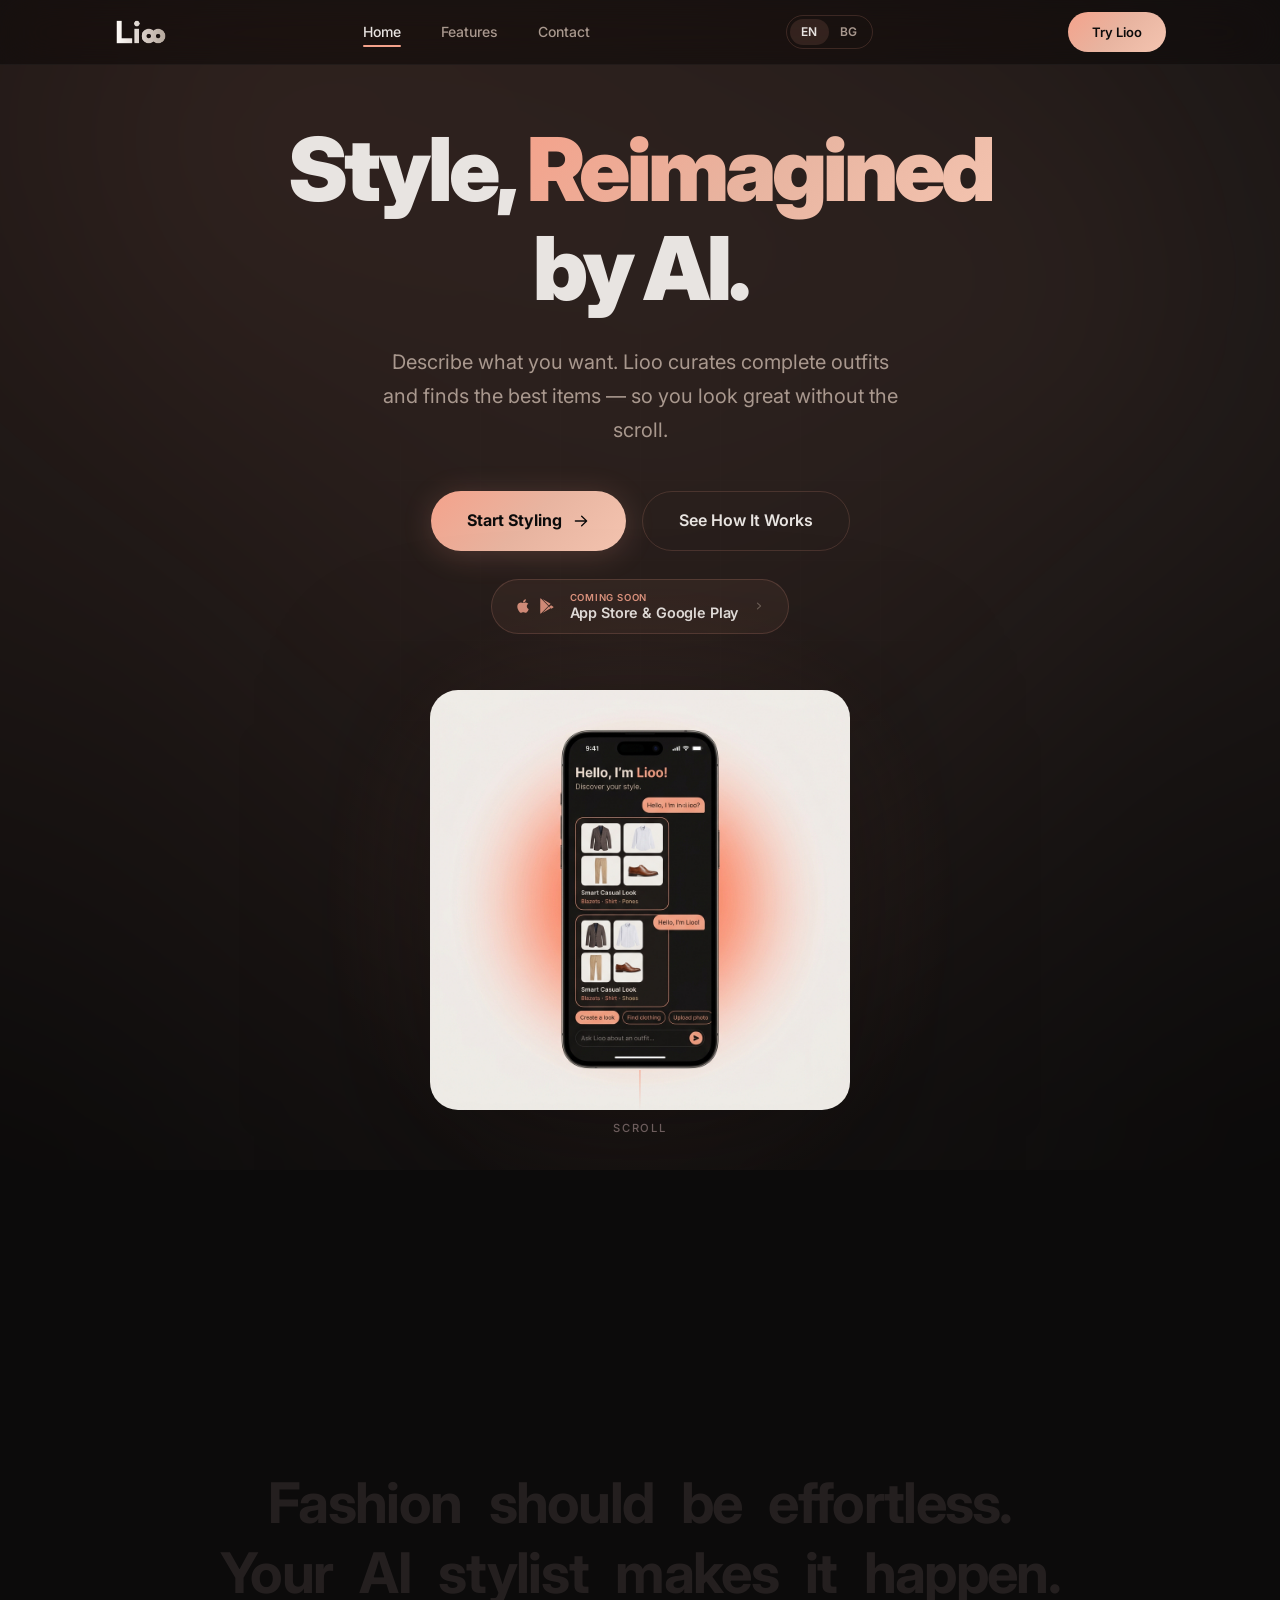
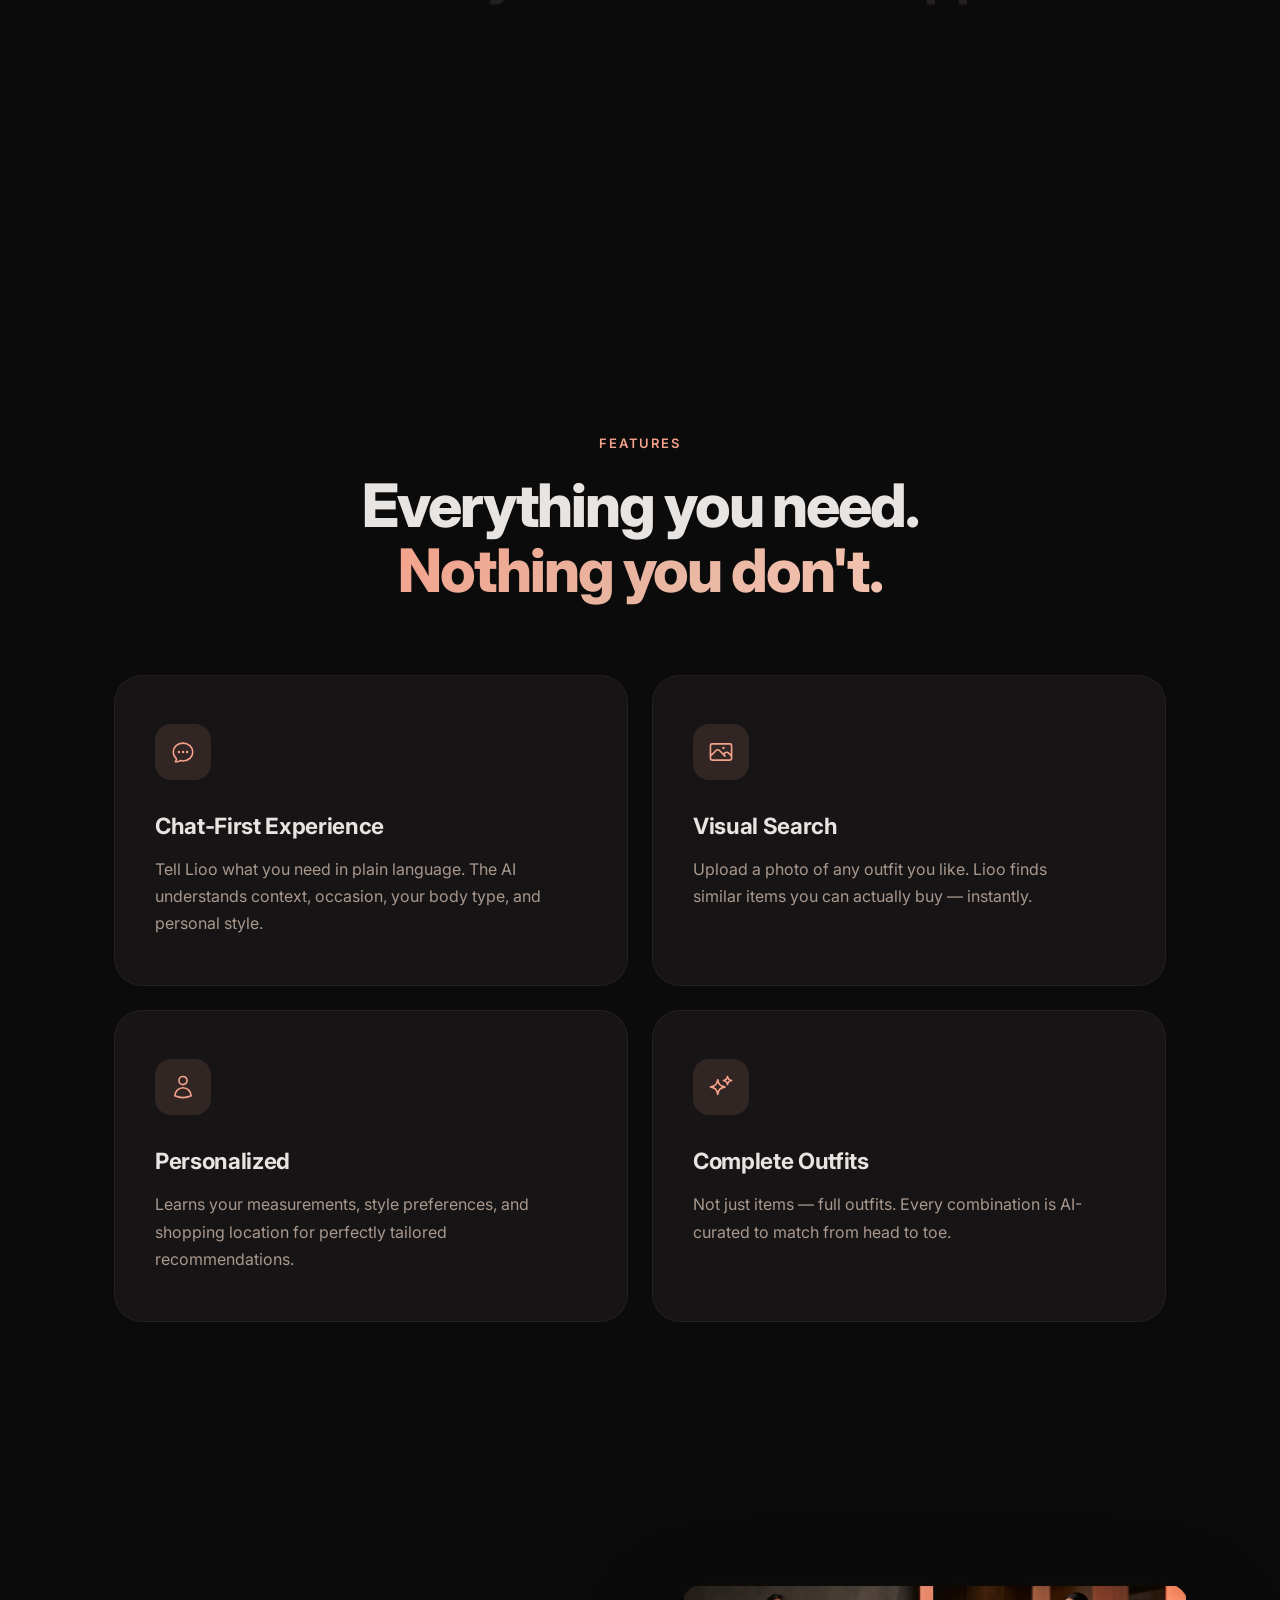
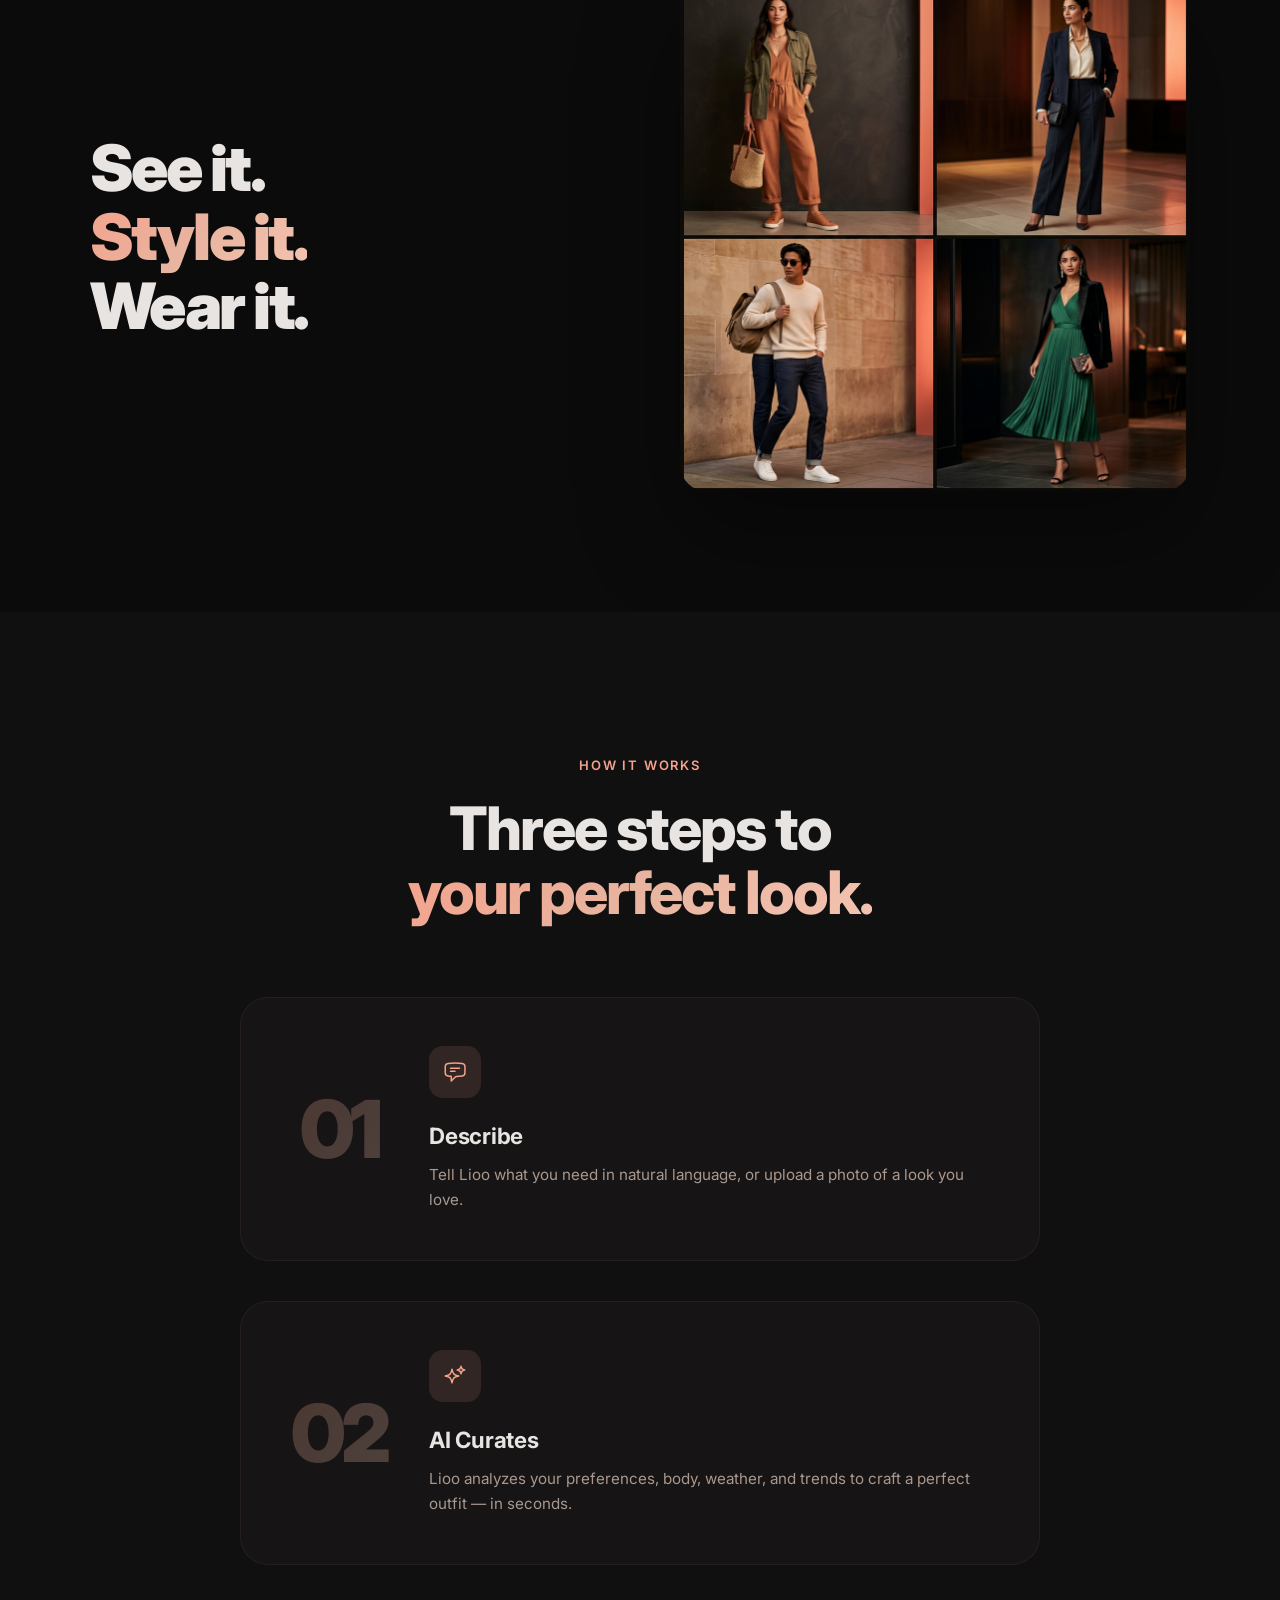
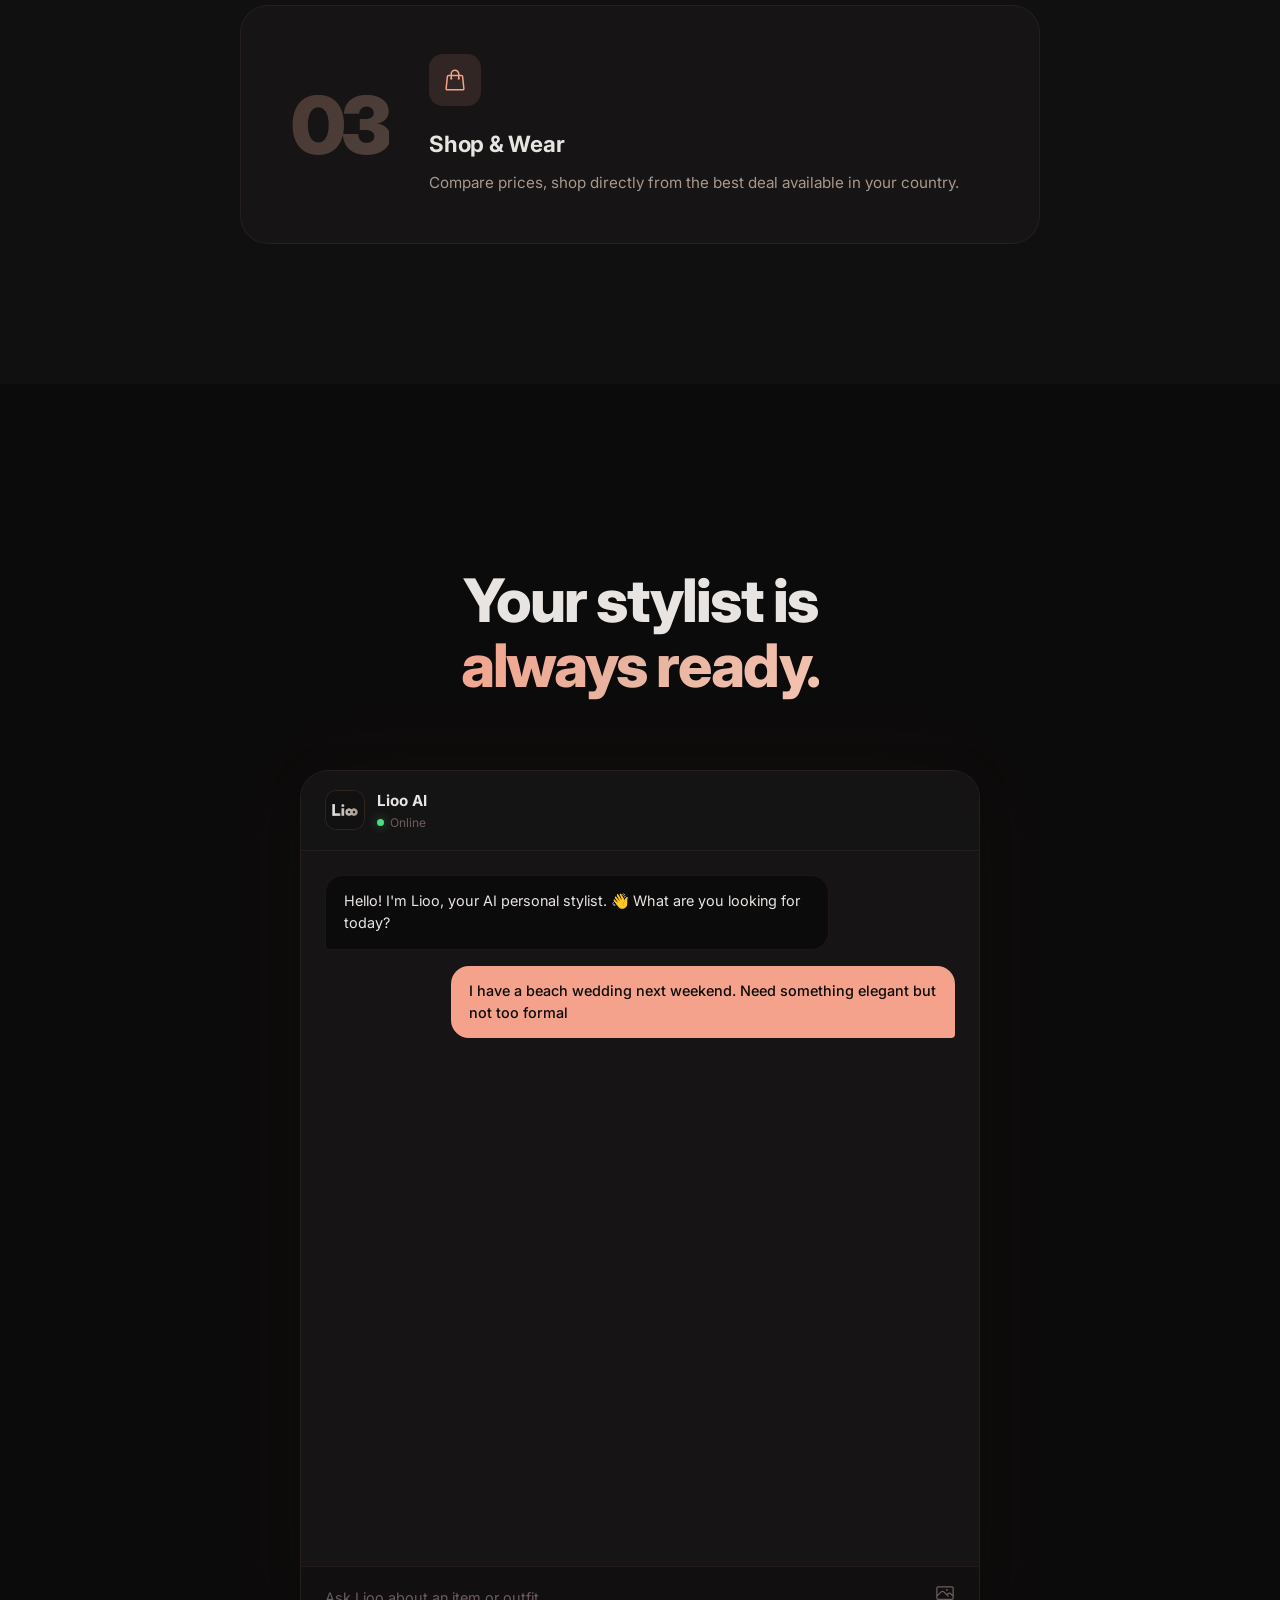
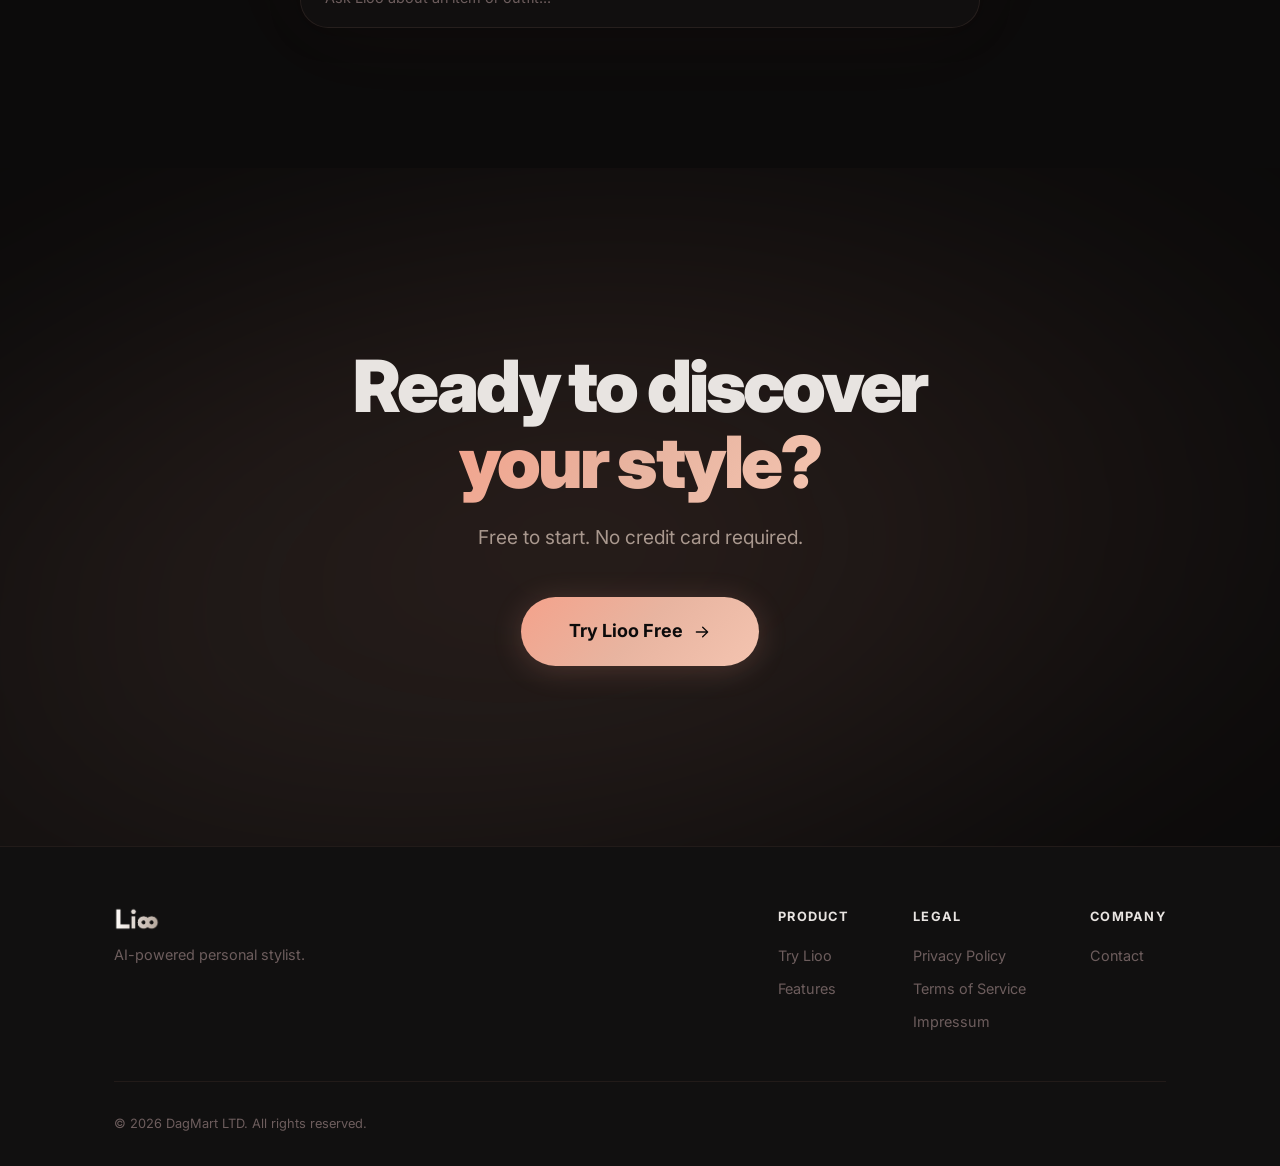
<file: index.html>
<!DOCTYPE html>
<html lang="en" data-lang-alt="bg/">
<head>
  <meta charset="UTF-8" />
  <meta name="viewport" content="width=device-width, initial-scale=1.0" />
  <title>Lioo — Your AI Personal Stylist</title>
  <meta name="description" content="Lioo is an AI-powered personal stylist. Describe what you want, get curated outfit ideas, and shop smarter — all through a simple chat." />
  <meta name="keywords" content="AI stylist, personal stylist, fashion AI, outfit generator, Lioo, style recommendations" />
  <link rel="canonical" href="https://liooclo.com/" />
  <link rel="alternate" hreflang="en" href="https://liooclo.com/" />
  <link rel="alternate" hreflang="bg" href="https://liooclo.com/bg/" />
  <link rel="alternate" hreflang="x-default" href="https://liooclo.com/" />
  <meta name="theme-color" content="#0C0B0B" />

  <!-- Open Graph -->
  <meta property="og:type" content="website" />
  <meta property="og:title" content="Lioo — Your AI Personal Stylist" />
  <meta property="og:description" content="Describe your style. Get curated outfits. Shop smarter." />
  <meta property="og:url" content="https://liooclo.com/" />
  <meta property="og:image" content="https://liooclo.com/images/hero-phone.png" />

  <script src="lang.js"></script>
  <link rel="icon" type="image/png" href="images/lioo-icon.png" />

  <!-- Fonts -->
  <link rel="preconnect" href="https://fonts.googleapis.com" />
  <link rel="preconnect" href="https://fonts.gstatic.com" crossorigin />
  <link href="https://fonts.googleapis.com/css2?family=Inter:wght@300;400;500;600;700;800;900&display=swap" rel="stylesheet" />

  <link rel="stylesheet" href="style.css?v=lang-20261108" />
</head>
<body>

  <!-- ═══════════════════════ NAVIGATION ═══════════════════════ -->
  <nav id="main-nav">
    <div class="nav-inner">
      <a href="./" class="nav-logo" aria-label="Lioo Home">
        <img src="images/lioo-logo.png" alt="Lioo" class="nav-logo-img" />
      </a>
      <div class="nav-links">
        <a href="./" class="nav-link active" aria-current="page">Home</a>
        <a href="features/" class="nav-link">Features</a>
        <a href="contact/" class="nav-link">Contact</a>
      </div>
      <div class="lang-switch" role="group" aria-label="Language"><a href="./" class="lang-link active" lang="en" hreflang="en" aria-current="true" data-set-lang="en">EN</a><a href="bg/" class="lang-link" lang="bg" hreflang="bg" data-set-lang="bg">BG</a></div><a href="https://app.liooclo.com" class="nav-cta" id="nav-try-btn" data-app-link>Try Lioo</a>
      <button class="nav-mobile-toggle" id="mobile-toggle" type="button" aria-label="Toggle menu">
        <span></span><span></span><span></span>
      </button>
    </div>
    <div class="nav-mobile-menu" id="mobile-menu">
      <a href="./" class="nav-mobile-link active" aria-current="page">Home</a>
      <a href="features/" class="nav-mobile-link">Features</a>
      <a href="contact/" class="nav-mobile-link">Contact</a>
      <a href="https://app.liooclo.com" class="nav-mobile-cta" data-app-link>Try Lioo</a>
    </div>
  </nav>

  <!-- ═══════════════════════ HERO ═══════════════════════ -->
  <section id="hero">
    <div class="hero-aurora"></div>
    <div class="hero-grid-overlay"></div>

    <div class="hero-center">


      <h1 class="hero-title">
        <span class="word-reveal" data-delay="100">Style,</span>
        <span class="word-reveal gradient-text" data-delay="300">Reimagined</span><br />
        <span class="word-reveal" data-delay="500">by AI.</span>
      </h1>

      <p class="hero-subtitle scroll-fade-in" data-delay="700">
        Describe what you want. Lioo curates complete outfits<br class="hide-mobile" />
        and finds the best items — so you look great without the scroll.
      </p>

      <div class="hero-actions scroll-fade-in" data-delay="900">
        <a href="https://app.liooclo.com" class="btn-primary" id="hero-cta-primary" data-app-link>
          <span>Start Styling</span>
          <svg viewBox="0 0 20 20" fill="currentColor" width="18" height="18">
            <path fill-rule="evenodd" d="M3 10a.75.75 0 0 1 .75-.75h10.638L10.23 5.29a.75.75 0 1 1 1.04-1.08l5.5 5.25a.75.75 0 0 1 0 1.08l-5.5 5.25a.75.75 0 1 1-1.04-1.08l4.158-3.96H3.75A.75.75 0 0 1 3 10Z" clip-rule="evenodd"/>
          </svg>
        </a>
        <a href="#how-it-works" class="btn-secondary" id="hero-cta-secondary">See How It Works</a>
      </div>

      <button class="coming-soon-btn scroll-fade-in" data-delay="1100" type="button" data-notify-open aria-haspopup="dialog" aria-controls="notify-overlay">
        <div class="store-icons" aria-hidden="true">
          <svg viewBox="0 0 24 24" width="18" height="18" fill="currentColor"><path d="M17.05 20.28c-.98.95-2.05.8-3.08.35-1.09-.46-2.09-.48-3.24 0-1.44.62-2.2.44-3.06-.35C2.79 15.25 3.51 7.59 9.05 7.31c1.35.07 2.29.74 3.08.8 1.18-.24 2.31-.93 3.57-.84 1.51.12 2.65.72 3.4 1.8-3.12 1.87-2.38 5.98.48 7.13-.57 1.5-1.31 2.99-2.54 4.09zM12.03 7.25c-.15-2.23 1.66-4.07 3.74-4.25.32 2.32-1.55 4.3-3.74 4.25z"/></svg>
          <svg viewBox="0 0 24 24" width="18" height="18" fill="currentColor"><path d="M3.609 1.814 13.792 12 3.61 22.186a.996.996 0 0 1-.61-.92V2.734a1 1 0 0 1 .609-.92zm10.89 10.893 2.302 2.302-10.937 6.333 8.635-8.635zm3.199-1.4 2.302 1.323a1 1 0 0 1 0 1.74l-2.302 1.323-2.534-2.533 2.534-2.533zM5.864 2.658 16.8 8.99l-2.302 2.302-8.635-8.635z"/></svg>
        </div>
        <div class="coming-soon-text">
          <span class="coming-label">Coming Soon</span>
          <span class="coming-stores">App Store &amp; Google Play</span>
        </div>
        <svg class="coming-soon-arrow" viewBox="0 0 20 20" fill="currentColor" width="14" height="14"><path fill-rule="evenodd" d="M7.21 14.77a.75.75 0 0 1 .02-1.06L11.168 10 7.23 6.29a.75.75 0 1 1 1.04-1.08l4.5 4.25a.75.75 0 0 1 0 1.08l-4.5 4.25a.75.75 0 0 1-1.06-.02z" clip-rule="evenodd"/></svg>
      </button>
    </div>

    <div class="hero-phone-container" id="hero-phone-parallax">
      <div class="hero-phone-glow"></div>
      <img src="images/hero-phone.png" alt="Lioo AI Stylist app" class="hero-phone-img" loading="eager" />
    </div>

    <div class="hero-scroll-indicator" id="scroll-indicator">
      <div class="scroll-line"></div>
      <span>Scroll</span>
    </div>
  </section>

  <!-- ═══════════════════════ STATEMENT ═══════════════════════ -->
  <section id="statement">
    <div class="statement-inner">
      <p class="statement-text">
        <span class="s-word" data-scroll-reveal>Fashion</span>
        <span class="s-word" data-scroll-reveal>should</span>
        <span class="s-word" data-scroll-reveal>be</span>
        <span class="s-word accent" data-scroll-reveal>effortless.</span><br />
        <span class="s-word" data-scroll-reveal>Your</span>
        <span class="s-word" data-scroll-reveal>AI</span>
        <span class="s-word" data-scroll-reveal>stylist</span>
        <span class="s-word" data-scroll-reveal>makes</span>
        <span class="s-word" data-scroll-reveal>it</span>
        <span class="s-word accent" data-scroll-reveal>happen.</span>
      </p>
    </div>
  </section>

  <!-- ═══════════════════════ FEATURES ═══════════════════════ -->
  <section id="features">
    <div class="section-container">
      <div class="section-header">
        <span class="section-tag scroll-fade-in">Features</span>
        <h2 class="section-title scroll-fade-in">
          Everything you need.<br /><span class="gradient-text">Nothing you don't.</span>
        </h2>
      </div>

      <div class="features-grid">
        <div class="feature-card scroll-scale-in" id="feature-chat">
          <div class="feature-card-bg"></div>
          <div class="feature-icon">
            <svg viewBox="0 0 24 24" fill="none" stroke="currentColor" stroke-width="1.5">
              <path d="M8.625 12a.375.375 0 1 1-.75 0 .375.375 0 0 1 .75 0Zm0 0H8.25m4.125 0a.375.375 0 1 1-.75 0 .375.375 0 0 1 .75 0Zm0 0H12m4.125 0a.375.375 0 1 1-.75 0 .375.375 0 0 1 .75 0Zm0 0h-.375M21 12c0 4.556-4.03 8.25-9 8.25a9.764 9.764 0 0 1-2.555-.337A5.972 5.972 0 0 1 5.41 20.97a5.969 5.969 0 0 1-.474-.065 4.48 4.48 0 0 0 .978-2.025c.09-.457-.133-.901-.467-1.226C3.93 16.178 3 14.189 3 12c0-4.556 4.03-8.25 9-8.25s9 3.694 9 8.25Z" stroke-linecap="round" stroke-linejoin="round"/>
            </svg>
          </div>
          <h3 class="feature-title">Chat-First Experience</h3>
          <p class="feature-desc">Tell Lioo what you need in plain language. The AI understands context, occasion, your body type, and personal style.</p>
        </div>

        <div class="feature-card scroll-scale-in" id="feature-visual">
          <div class="feature-card-bg"></div>
          <div class="feature-icon">
            <svg viewBox="0 0 24 24" fill="none" stroke="currentColor" stroke-width="1.5">
              <path d="m2.25 15.75 5.159-5.159a2.25 2.25 0 0 1 3.182 0l5.159 5.159m-1.5-1.5 1.409-1.409a2.25 2.25 0 0 1 3.182 0l2.909 2.909m-18 3.75h16.5a1.5 1.5 0 0 0 1.5-1.5V6a1.5 1.5 0 0 0-1.5-1.5H3.75A1.5 1.5 0 0 0 2.25 6v12a1.5 1.5 0 0 0 1.5 1.5Zm10.5-11.25h.008v.008h-.008V8.25Zm.375 0a.375.375 0 1 1-.75 0 .375.375 0 0 1 .75 0Z" stroke-linecap="round" stroke-linejoin="round"/>
            </svg>
          </div>
          <h3 class="feature-title">Visual Search</h3>
          <p class="feature-desc">Upload a photo of any outfit you like. Lioo finds similar items you can actually buy — instantly.</p>
        </div>

        <div class="feature-card scroll-scale-in" id="feature-personal">
          <div class="feature-card-bg"></div>
          <div class="feature-icon">
            <svg viewBox="0 0 24 24" fill="none" stroke="currentColor" stroke-width="1.5">
              <path d="M15.75 6a3.75 3.75 0 1 1-7.5 0 3.75 3.75 0 0 1 7.5 0ZM4.501 20.118a7.5 7.5 0 0 1 14.998 0A17.933 17.933 0 0 1 12 21.75c-2.676 0-5.216-.584-7.499-1.632Z" stroke-linecap="round" stroke-linejoin="round"/>
            </svg>
          </div>
          <h3 class="feature-title">Personalized</h3>
          <p class="feature-desc">Learns your measurements, style preferences, and shopping location for perfectly tailored recommendations.</p>
        </div>

        <div class="feature-card scroll-scale-in" id="feature-outfits">
          <div class="feature-card-bg"></div>
          <div class="feature-icon">
            <svg viewBox="0 0 24 24" fill="none" stroke="currentColor" stroke-width="1.5">
              <path d="M9.813 15.904 9 18.75l-.813-2.846a4.5 4.5 0 0 0-3.09-3.09L2.25 12l2.846-.813a4.5 4.5 0 0 0 3.09-3.09L9 5.25l.813 2.846a4.5 4.5 0 0 0 3.09 3.09L15.75 12l-2.846.813a4.5 4.5 0 0 0-3.09 3.09ZM18.259 8.715 18 9.75l-.259-1.035a3.375 3.375 0 0 0-2.455-2.456L14.25 6l1.036-.259a3.375 3.375 0 0 0 2.455-2.456L18 2.25l.259 1.035a3.375 3.375 0 0 0 2.455 2.456L21.75 6l-1.036.259a3.375 3.375 0 0 0-2.455 2.456Z" stroke-linecap="round" stroke-linejoin="round"/>
            </svg>
          </div>
          <h3 class="feature-title">Complete Outfits</h3>
          <p class="feature-desc">Not just items — full outfits. Every combination is AI-curated to match from head to toe.</p>
        </div>
      </div>
    </div>
  </section>

  <!-- ═══════════════════════ SHOWCASE ═══════════════════════ -->
  <section id="showcase">
    <div class="showcase-sticky">
      <div class="showcase-text">
        <h2 class="showcase-title scroll-fade-in">
          See it.<br /><span class="gradient-text">Style it.</span><br />Wear it.
        </h2>
      </div>
      <div class="showcase-image scroll-scale-in">
        <img src="images/outfit-grid.png" alt="AI-curated outfit combinations" loading="lazy" />
      </div>
    </div>
  </section>

  <!-- ═══════════════════════ HOW IT WORKS ═══════════════════════ -->
  <section id="how-it-works">
    <div class="section-container">
      <div class="section-header">
        <span class="section-tag scroll-fade-in">How It Works</span>
        <h2 class="section-title scroll-fade-in">
          Three steps to<br /><span class="gradient-text">your perfect look.</span>
        </h2>
      </div>

      <div class="steps-timeline">
        <div class="step-item scroll-slide-left" id="step-1">
          <div class="step-number-big">01</div>
          <div class="step-content">
            <div class="step-icon-wrap">
              <svg viewBox="0 0 24 24" fill="none" stroke="currentColor" stroke-width="1.5">
                <path d="M7.5 8.25h9m-9 3H12m-9.75 1.51c0 1.6 1.123 2.994 2.707 3.227 1.087.16 2.185.283 3.293.369V21l4.076-4.076a1.526 1.526 0 0 1 1.037-.443 48.59 48.59 0 0 0 5.887-.47c1.584-.233 2.707-1.626 2.707-3.228V6.741c0-1.602-1.123-2.995-2.707-3.228A48.394 48.394 0 0 0 12 3c-2.392 0-4.744.175-7.043.513C3.373 3.746 2.25 5.14 2.25 6.741v6.018Z" stroke-linecap="round" stroke-linejoin="round"/>
              </svg>
            </div>
            <h3 class="step-title">Describe</h3>
            <p class="step-desc">Tell Lioo what you need in natural language, or upload a photo of a look you love.</p>
          </div>
        </div>

        <div class="step-item scroll-slide-right" id="step-2">
          <div class="step-number-big">02</div>
          <div class="step-content">
            <div class="step-icon-wrap">
              <svg viewBox="0 0 24 24" fill="none" stroke="currentColor" stroke-width="1.5">
                <path d="M9.813 15.904 9 18.75l-.813-2.846a4.5 4.5 0 0 0-3.09-3.09L2.25 12l2.846-.813a4.5 4.5 0 0 0 3.09-3.09L9 5.25l.813 2.846a4.5 4.5 0 0 0 3.09 3.09L15.75 12l-2.846.813a4.5 4.5 0 0 0-3.09 3.09ZM18.259 8.715 18 9.75l-.259-1.035a3.375 3.375 0 0 0-2.455-2.456L14.25 6l1.036-.259a3.375 3.375 0 0 0 2.455-2.456L18 2.25l.259 1.035a3.375 3.375 0 0 0 2.455 2.456L21.75 6l-1.036.259a3.375 3.375 0 0 0-2.455 2.456Z" stroke-linecap="round" stroke-linejoin="round"/>
              </svg>
            </div>
            <h3 class="step-title">AI Curates</h3>
            <p class="step-desc">Lioo analyzes your preferences, body, weather, and trends to craft a perfect outfit — in seconds.</p>
          </div>
        </div>

        <div class="step-item scroll-slide-left" id="step-3">
          <div class="step-number-big">03</div>
          <div class="step-content">
            <div class="step-icon-wrap">
              <svg viewBox="0 0 24 24" fill="none" stroke="currentColor" stroke-width="1.5">
                <path d="M15.75 10.5V6a3.75 3.75 0 1 0-7.5 0v4.5m11.356-1.993 1.263 12c.07.665-.45 1.243-1.119 1.243H4.25a1.125 1.125 0 0 1-1.12-1.243l1.264-12A1.125 1.125 0 0 1 5.513 7.5h12.974c.576 0 1.059.435 1.119 1.007ZM8.625 10.5a.375.375 0 1 1-.75 0 .375.375 0 0 1 .75 0Zm7.5 0a.375.375 0 1 1-.75 0 .375.375 0 0 1 .75 0Z" stroke-linecap="round" stroke-linejoin="round"/>
              </svg>
            </div>
            <h3 class="step-title">Shop &amp; Wear</h3>
            <p class="step-desc">Compare prices, shop directly from the best deal available in your country.</p>
          </div>
        </div>
      </div>
    </div>
  </section>

  <!-- ═══════════════════════ LIVE DEMO ═══════════════════════ -->
  <section id="demo">
    <div class="section-container">
      <div class="section-header">
        <span class="section-tag scroll-fade-in">See It In Action</span>
        <h2 class="section-title scroll-fade-in">
          Your stylist is<br /><span class="gradient-text">always ready.</span>
        </h2>
      </div>

      <div class="demo-chat-wrapper scroll-scale-in">
        <div class="demo-chat-window" id="demo-chat">
          <div class="demo-chat-header">
            <div class="demo-chat-header-left">
              <div class="demo-chat-avatar">
                <img src="images/lioo-icon.png" alt="Lioo" class="demo-avatar-img" />
              </div>
              <div>
                <div class="demo-chat-name">Lioo AI</div>
                <div class="demo-chat-status"><span class="status-dot"></span> Online</div>
              </div>
            </div>
          </div>

          <div class="demo-chat-messages" id="demo-messages">
            <div class="demo-msg demo-msg-ai demo-msg-visible">
              <div class="demo-msg-content">Hello! I'm Lioo, your AI personal stylist. 👋 What are you looking for today?</div>
            </div>
            <div class="demo-msg demo-msg-user" data-delay="800">
              <div class="demo-msg-content">I have a beach wedding next weekend. Need something elegant but not too formal</div>
            </div>
            <div class="demo-msg demo-msg-ai" data-delay="2200">
              <div class="demo-msg-content">
                Great choice! For a beach wedding, I'd suggest a <strong>linen blend</strong> for comfort and an <strong>earthy or pastel palette</strong>. Let me put together some options...
              </div>
            </div>
            <div class="demo-msg demo-msg-ai" data-delay="3800">
              <div class="demo-msg-content">
                <div class="demo-outfit-card">
                  <div class="demo-outfit-header">
                    <svg viewBox="0 0 24 24" fill="none" stroke="currentColor" stroke-width="1.5" width="16" height="16"><path d="M9.813 15.904 9 18.75l-.813-2.846a4.5 4.5 0 0 0-3.09-3.09L2.25 12l2.846-.813a4.5 4.5 0 0 0 3.09-3.09L9 5.25l.813 2.846a4.5 4.5 0 0 0 3.09 3.09L15.75 12l-2.846.813a4.5 4.5 0 0 0-3.09 3.09Z" stroke-linecap="round" stroke-linejoin="round"/></svg>
                    Beach Wedding — Look 1
                  </div>
                  <div class="demo-outfit-items">
                    <div class="demo-outfit-item"><div class="demo-outfit-item-color" style="background:#E8D5C4"></div><span>Linen Blazer — Sand</span></div>
                    <div class="demo-outfit-item"><div class="demo-outfit-item-color" style="background:#F5F0EB"></div><span>Cotton Shirt — White</span></div>
                    <div class="demo-outfit-item"><div class="demo-outfit-item-color" style="background:#C4B5A3"></div><span>Chinos — Khaki</span></div>
                    <div class="demo-outfit-item"><div class="demo-outfit-item-color" style="background:#8B7355"></div><span>Leather Loafers — Tan</span></div>
                  </div>
                </div>
              </div>
            </div>
            <div class="demo-msg demo-msg-user" data-delay="5600">
              <div class="demo-msg-content">Love it! Can you find me a similar blazer under €120?</div>
            </div>
            <div class="demo-msg demo-msg-ai" data-delay="7000">
              <div class="demo-msg-content">Found 3 great options from Zara, Mango, and H&amp;M — all under €120 and available in your size. Want me to show them?</div>
            </div>
          </div>

          <div class="demo-chat-input">
            <span class="demo-input-text">Ask Lioo about an item or outfit...</span>
            <div class="demo-input-actions">
              <svg viewBox="0 0 24 24" fill="none" stroke="currentColor" stroke-width="1.5" width="20" height="20">
                <path d="m2.25 15.75 5.159-5.159a2.25 2.25 0 0 1 3.182 0l5.159 5.159m-1.5-1.5 1.409-1.409a2.25 2.25 0 0 1 3.182 0l2.909 2.909m-18 3.75h16.5a1.5 1.5 0 0 0 1.5-1.5V6a1.5 1.5 0 0 0-1.5-1.5H3.75A1.5 1.5 0 0 0 2.25 6v12a1.5 1.5 0 0 0 1.5 1.5Zm10.5-11.25h.008v.008h-.008V8.25Zm.375 0a.375.375 0 1 1-.75 0 .375.375 0 0 1 .75 0Z" stroke-linecap="round" stroke-linejoin="round"/>
              </svg>
            </div>
          </div>
        </div>
      </div>
    </div>
  </section>

  <!-- ═══════════════════════ CTA ═══════════════════════ -->
  <section id="cta">
    <div class="cta-aurora"></div>
    <div class="cta-content">
      <h2 class="cta-title scroll-fade-in">
        Ready to discover<br />
        <span class="gradient-text">your style?</span>
      </h2>
      <p class="cta-subtitle scroll-fade-in">Free to start. No credit card required.</p>
      <div class="scroll-fade-in" data-delay="200">
        <a href="https://app.liooclo.com" class="btn-primary btn-lg" id="cta-main-btn" data-app-link>
          <span>Try Lioo Free</span>
          <svg viewBox="0 0 20 20" fill="currentColor" width="18" height="18">
            <path fill-rule="evenodd" d="M3 10a.75.75 0 0 1 .75-.75h10.638L10.23 5.29a.75.75 0 1 1 1.04-1.08l5.5 5.25a.75.75 0 0 1 0 1.08l-5.5 5.25a.75.75 0 1 1-1.04-1.08l4.158-3.96H3.75A.75.75 0 0 1 3 10Z" clip-rule="evenodd"/>
          </svg>
        </a>
      </div>
    </div>
  </section>

  <!-- ═══════════════════════ NOTIFY MODAL ═══════════════════════ -->
  <div class="notify-overlay" id="notify-overlay" aria-hidden="true">
    <div class="notify-modal" role="dialog" aria-modal="true" aria-labelledby="notify-title" aria-describedby="notify-description">
      <button class="notify-close" type="button" data-notify-close aria-label="Close notify me form">
        <svg viewBox="0 0 24 24" width="20" height="20" fill="none" stroke="currentColor" stroke-width="1.8" aria-hidden="true"><path d="M6 6l12 12M18 6 6 18" stroke-linecap="round"/></svg>
      </button>
      <div class="notify-icon" aria-hidden="true">
        <svg viewBox="0 0 24 24" width="26" height="26" fill="none" stroke="currentColor" stroke-width="1.6"><path d="M4 6.75A2.25 2.25 0 0 1 6.25 4.5h11.5A2.25 2.25 0 0 1 20 6.75v7.5a2.25 2.25 0 0 1-2.25 2.25H11l-4.75 3v-3A2.25 2.25 0 0 1 4 14.25v-7.5Z" stroke-linejoin="round"/><path d="m6.5 7.5 5.5 4 5.5-4" stroke-linecap="round" stroke-linejoin="round"/></svg>
      </div>
      <h2 class="notify-title" id="notify-title">Be the first to know</h2>
      <p class="notify-desc" id="notify-description">Leave your email and we’ll let you know when Lioo launches on the <strong>App Store</strong> and <strong>Google Play</strong>.</p>
      <form class="notify-form" id="notify-form" novalidate>
        <input class="notify-input" id="notify-email" name="email" type="email" autocomplete="email" inputmode="email" placeholder="Your email address" aria-label="Email address" required />
        <button class="notify-submit" type="submit">Notify me</button>
      </form>
      <p class="notify-status" id="notify-status" role="status" aria-live="polite"></p>
      <p class="notify-privacy">We’ll only use your email for the Lioo launch notification.</p>
    </div>
  </div>

  <!-- ═══════════════════════ FOOTER ═══════════════════════ -->
  <footer id="footer">
    <div class="footer-inner">
      <div class="footer-top">
        <div class="footer-brand">
          <a href="./" class="nav-logo" aria-label="Lioo Home">
            <img src="images/lioo-logo.png" alt="Lioo" class="footer-logo-img" />
          </a>
          <p class="footer-tagline">AI-powered personal stylist.</p>
        </div>
        <div class="footer-links-group">
          <div class="footer-col">
            <h4 class="footer-col-title">Product</h4>
            <a href="https://app.liooclo.com" class="footer-link" data-app-link>Try Lioo</a>
            <a href="features/" class="footer-link">Features</a>
          </div>
          <div class="footer-col">
            <h4 class="footer-col-title">Legal</h4>
            <a href="https://liooclo.com/privacy" class="footer-link">Privacy Policy</a>
            <a href="https://liooclo.com/terms" class="footer-link">Terms of Service</a>
            <a href="https://liooclo.com/impressum" class="footer-link">Impressum</a>
          </div>
          <div class="footer-col">
            <h4 class="footer-col-title">Company</h4>
            <a href="contact/" class="footer-link">Contact</a>
          </div>
        </div>
      </div>
      <div class="footer-bottom">
        <span>&copy; 2026 DagMart LTD. All rights reserved.</span>
      </div>
    </div>
  </footer>

  <script src="site-config.js"></script>
  <script src="script.js?v=lang-20261108"></script>
</body>
</html>
</file>
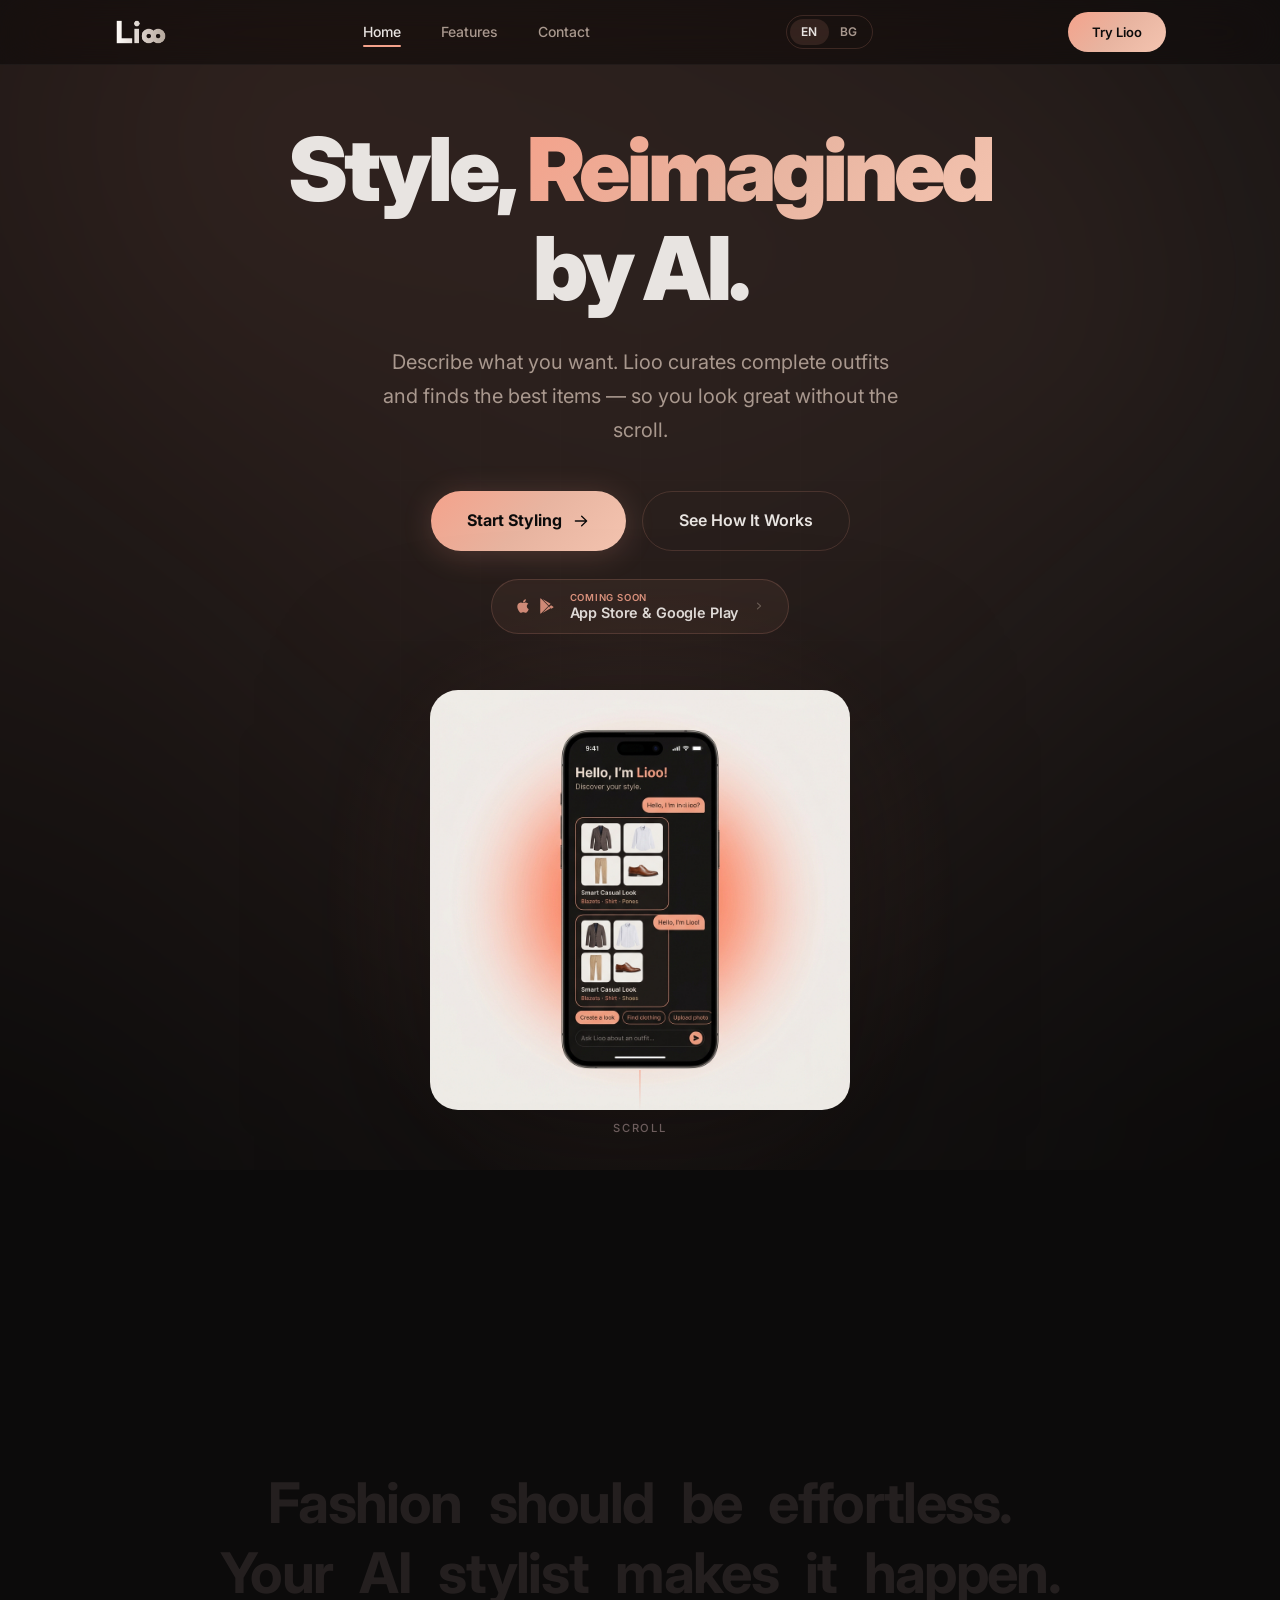
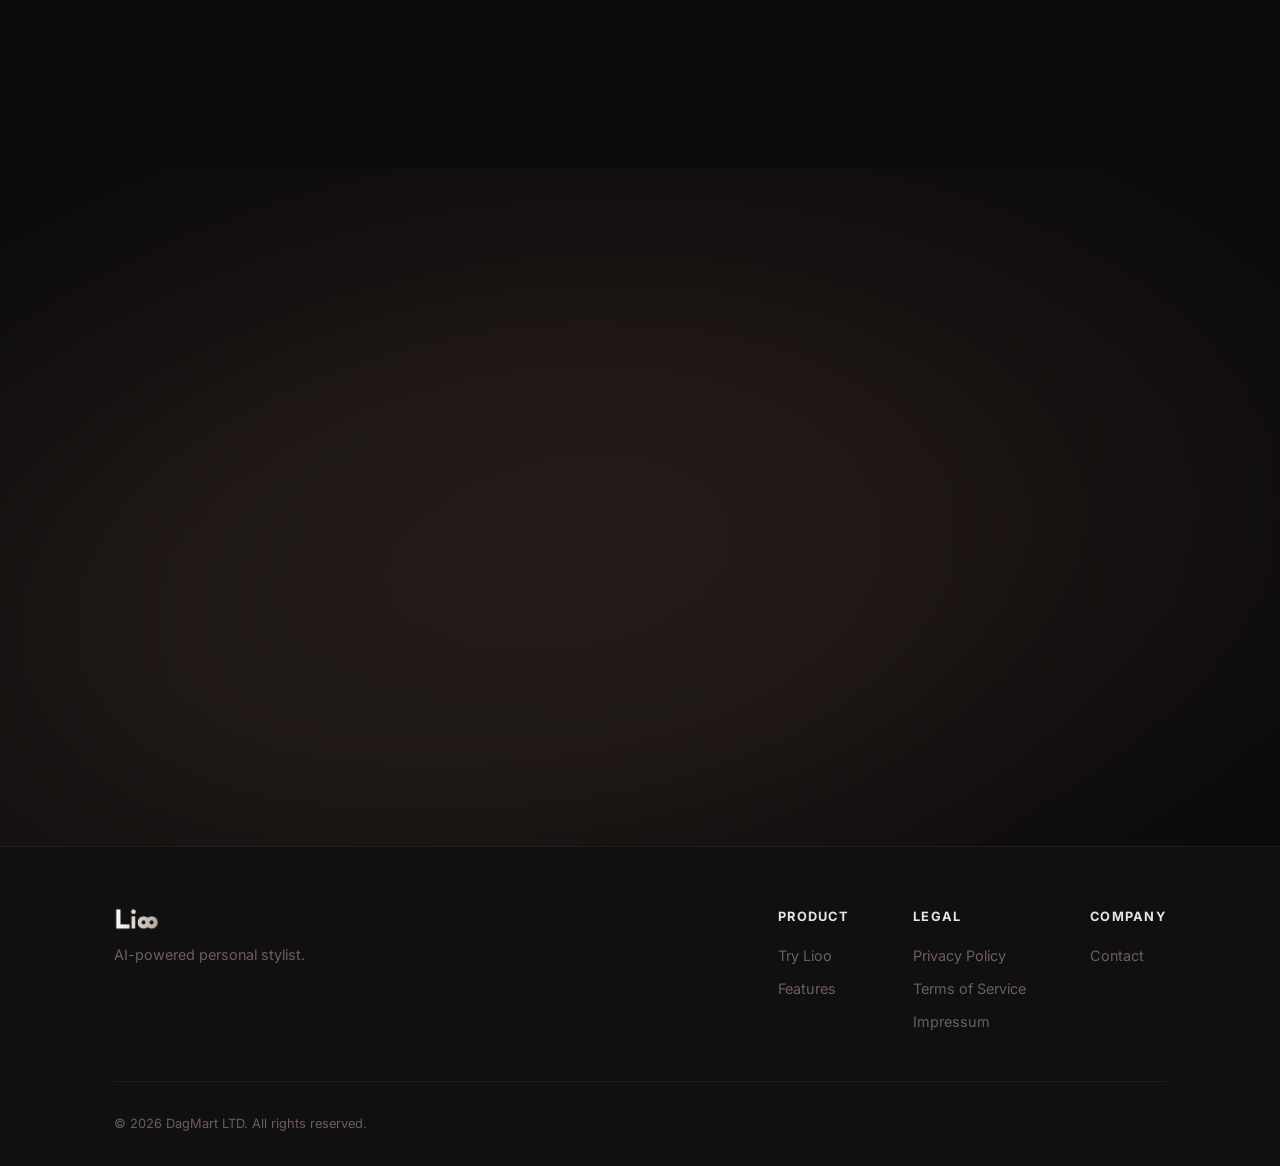
<file: about/index.html>
<!DOCTYPE html>
<html lang="en">
<head>
  <meta charset="UTF-8" />
  <title>Lioo</title>
  <meta name="robots" content="noindex" />
  <link rel="canonical" href="https://liooclo.com/" />
  <meta http-equiv="refresh" content="0; url=../" />
</head>
<body><p><a href="../">Continue to Lioo</a></p></body>
</html>
</file>
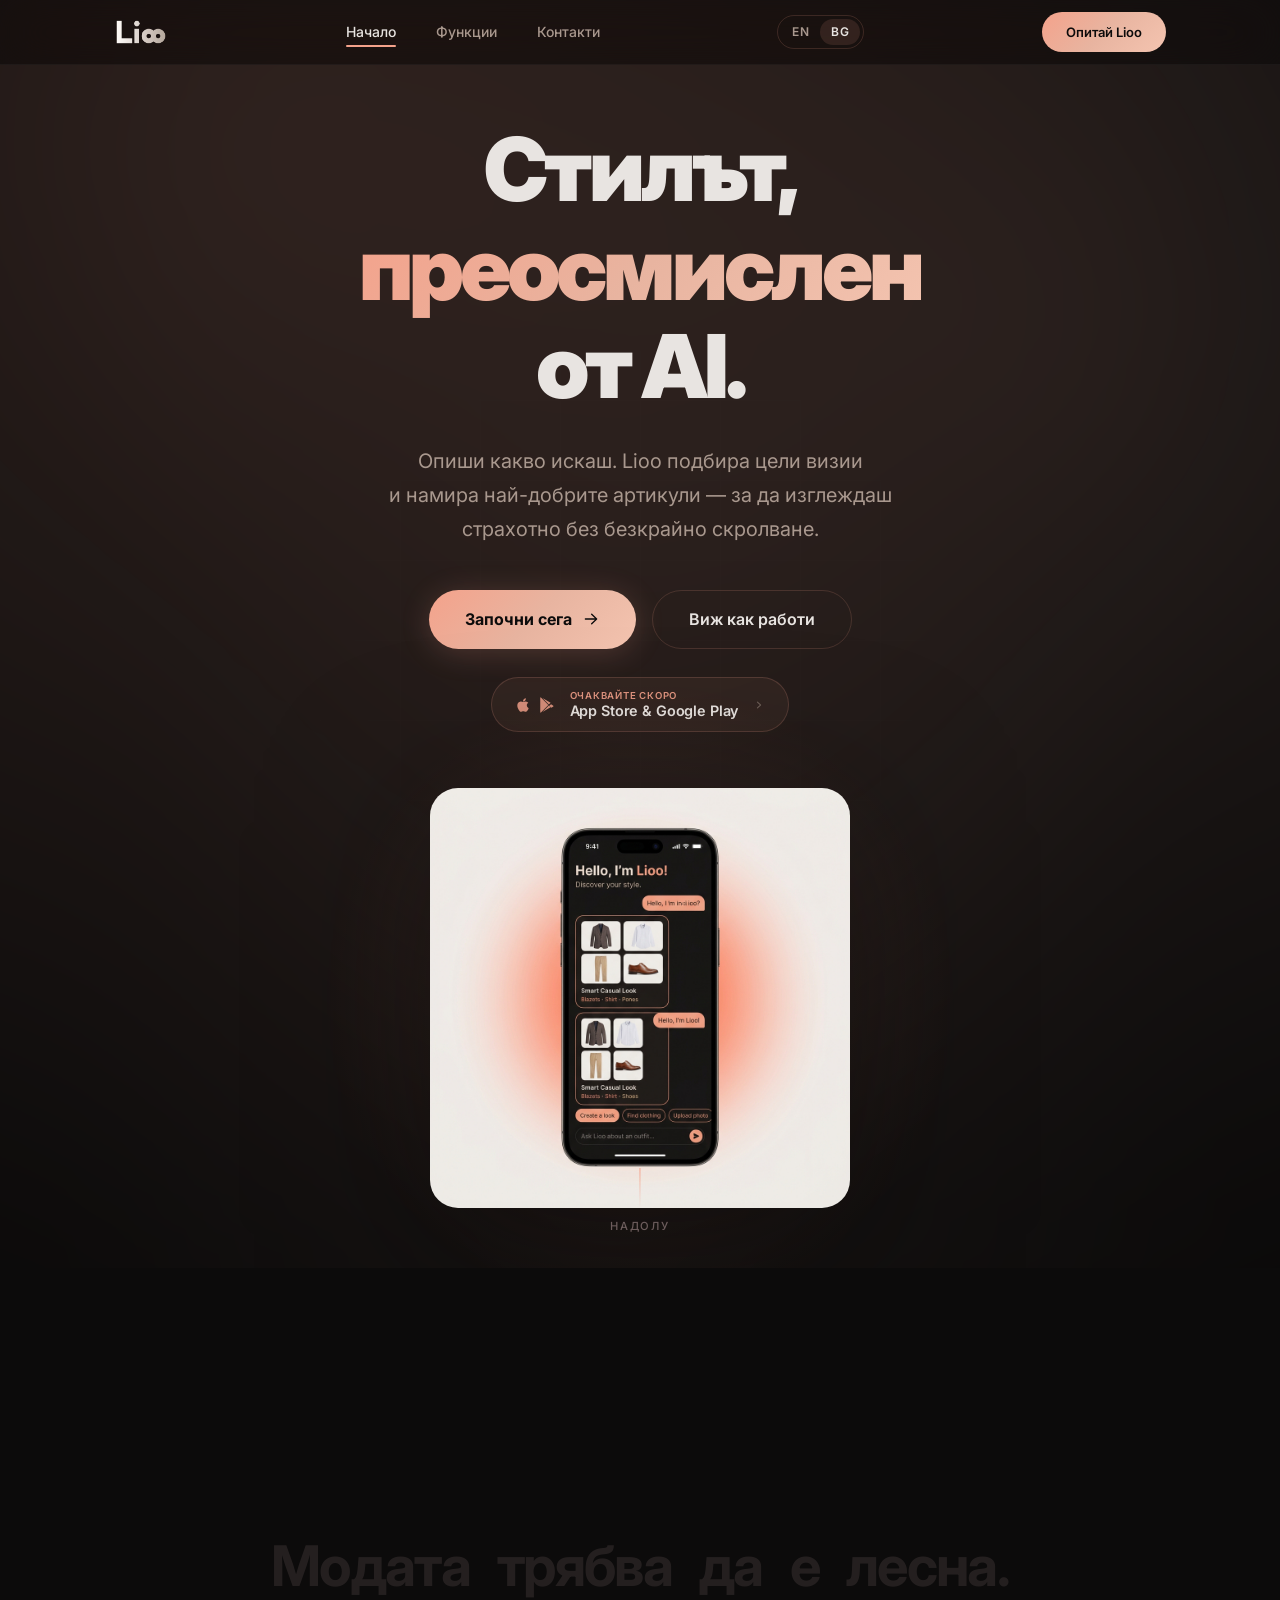
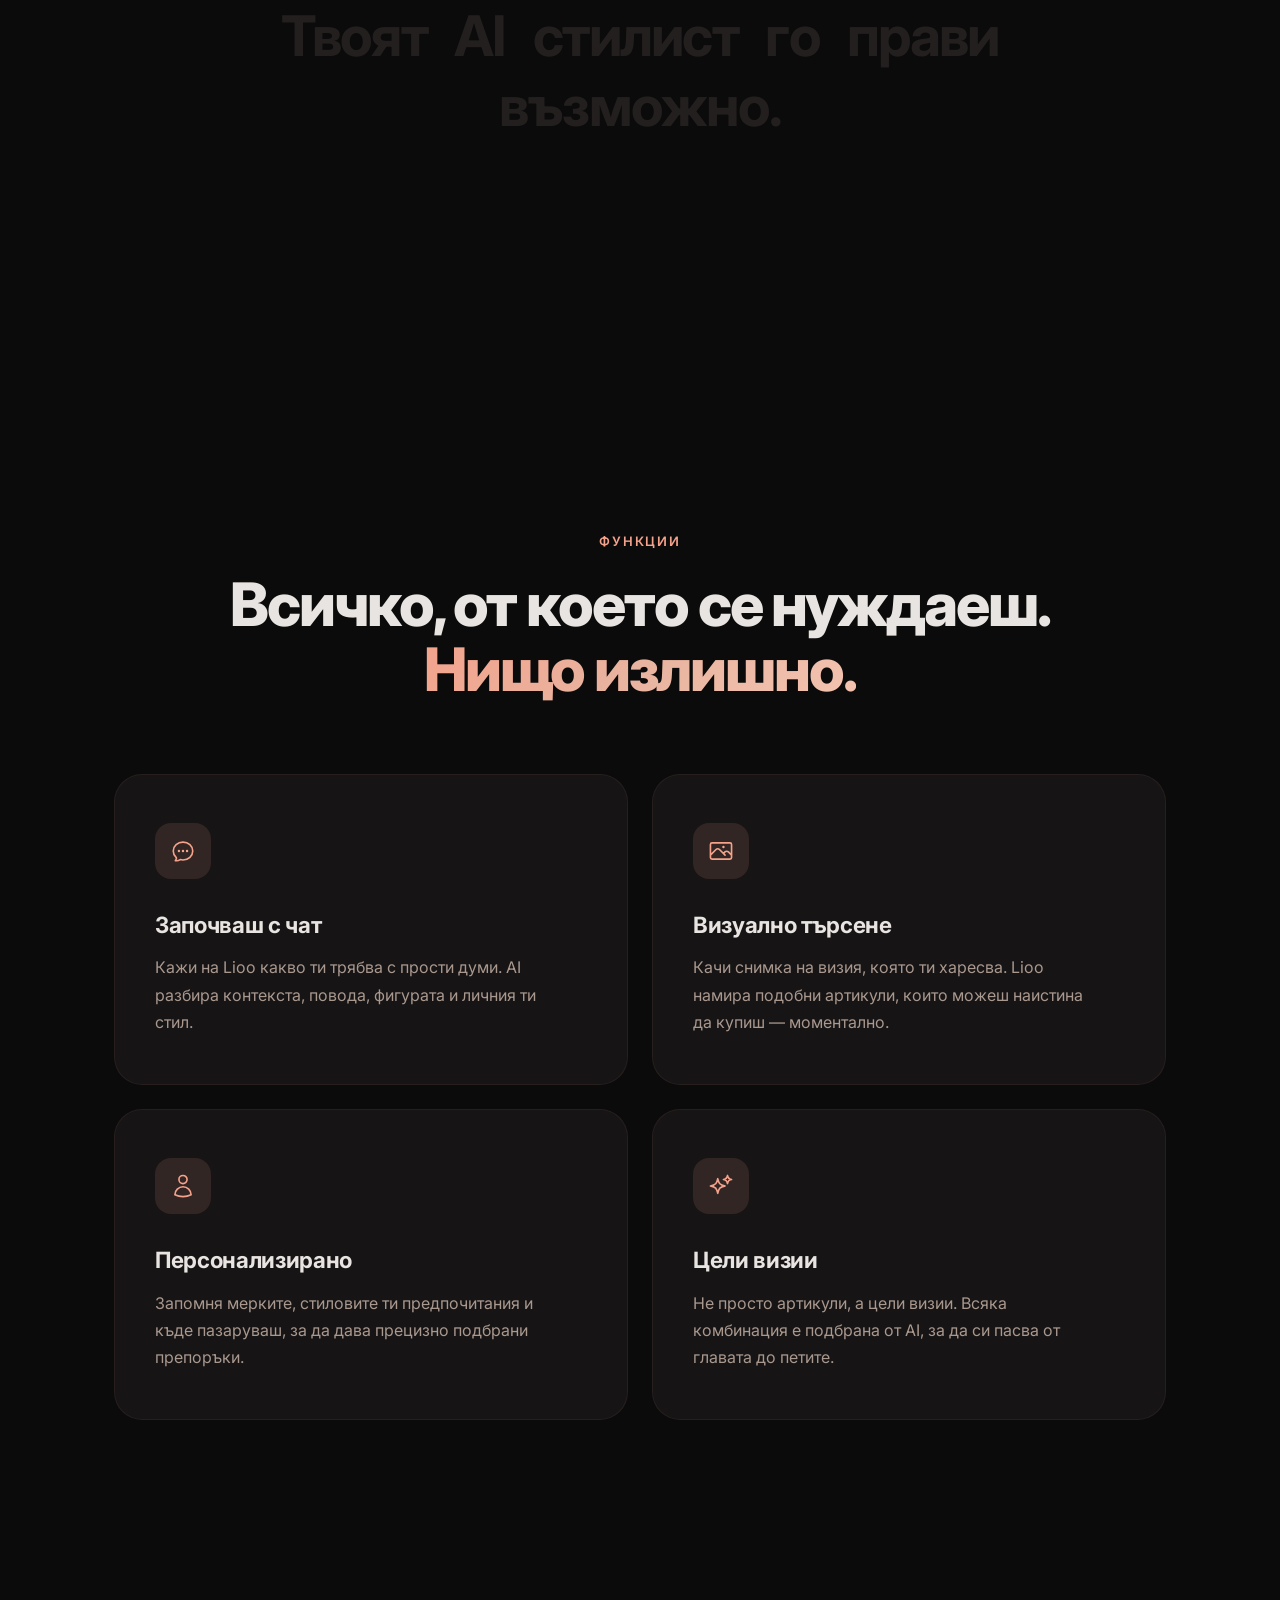
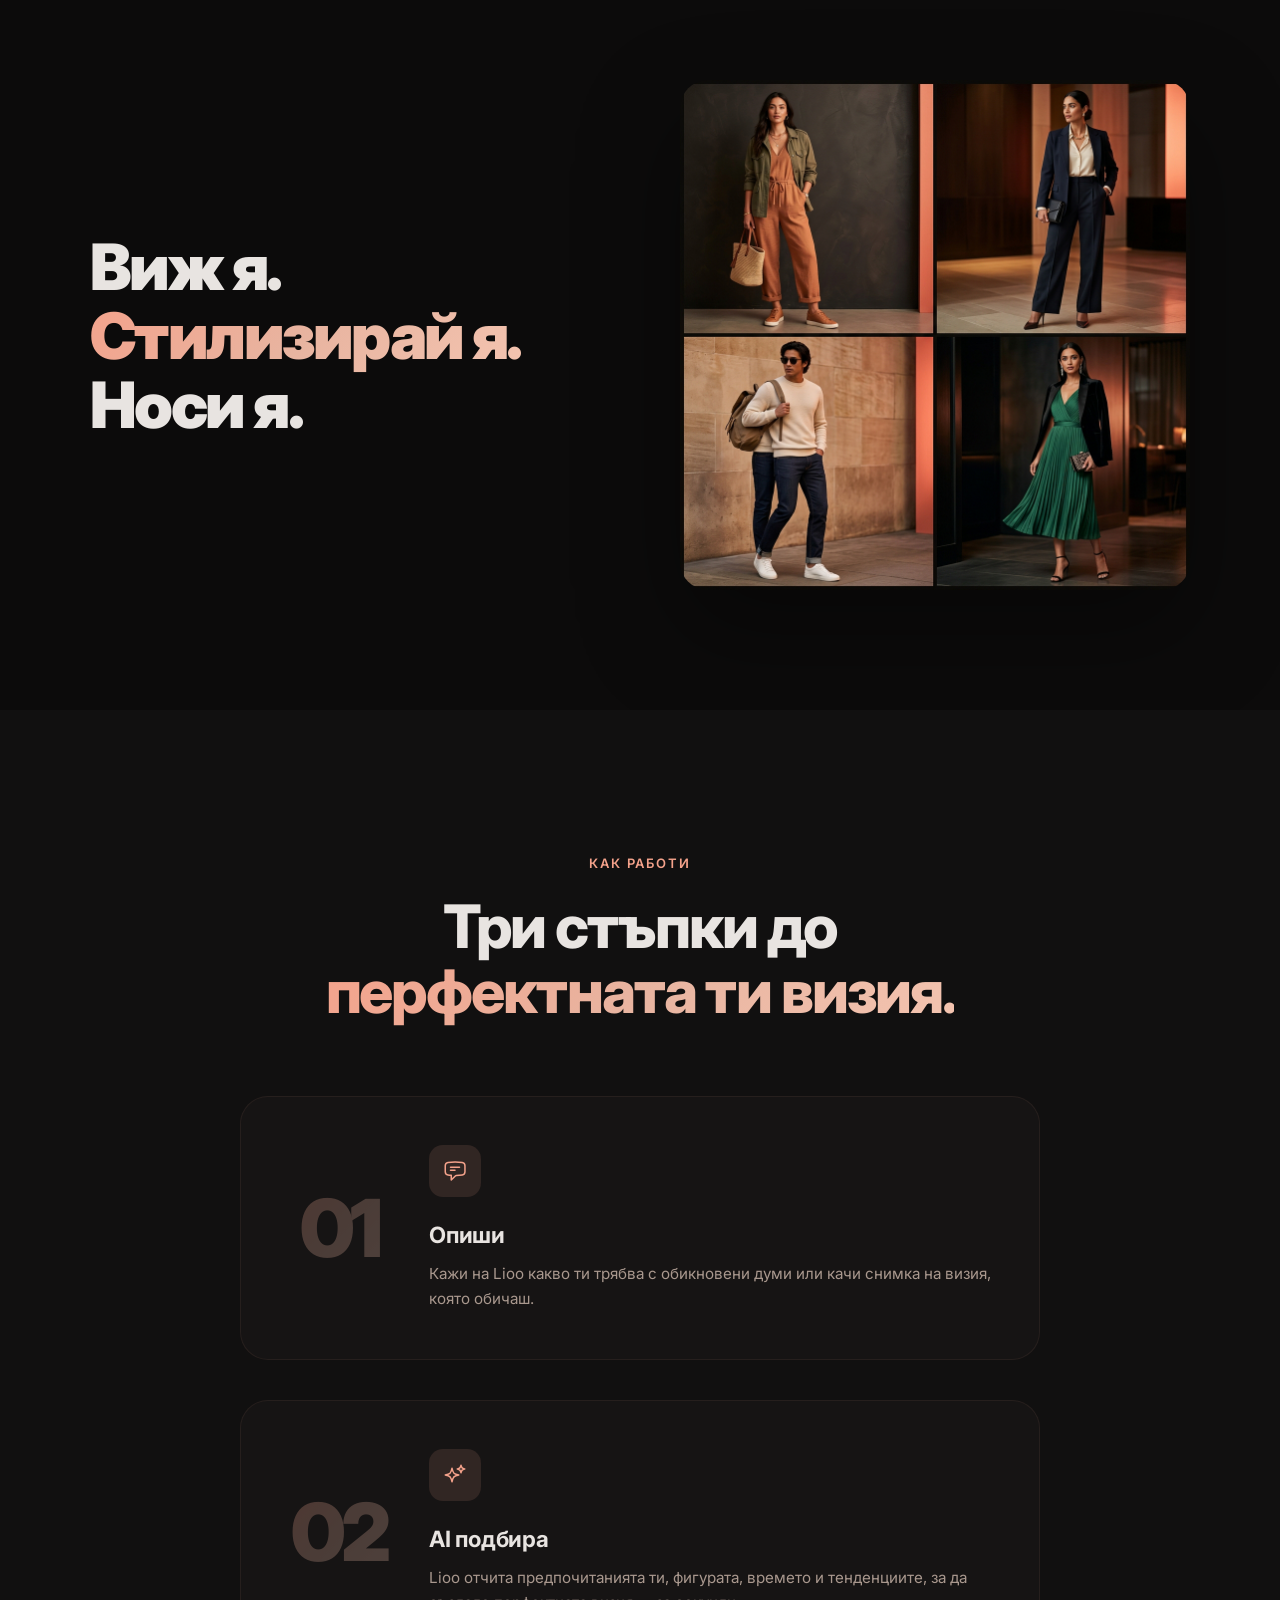
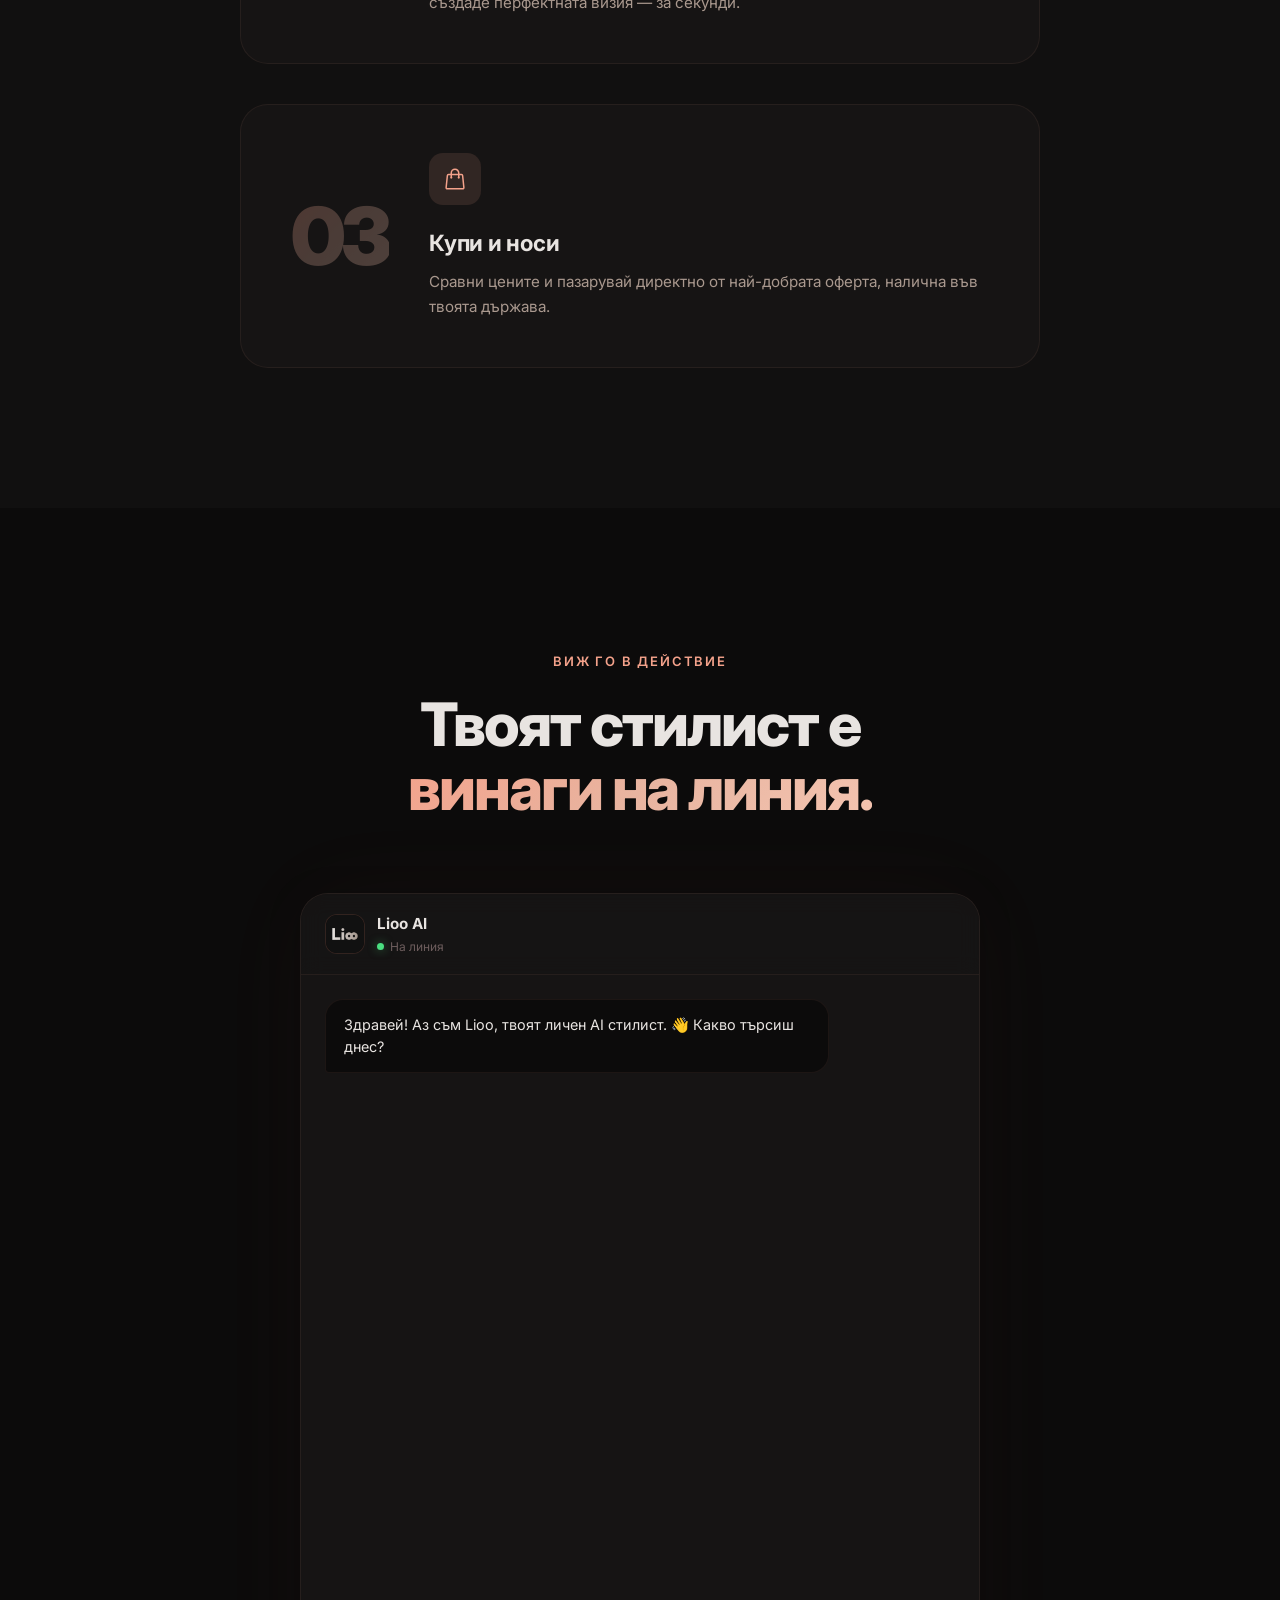
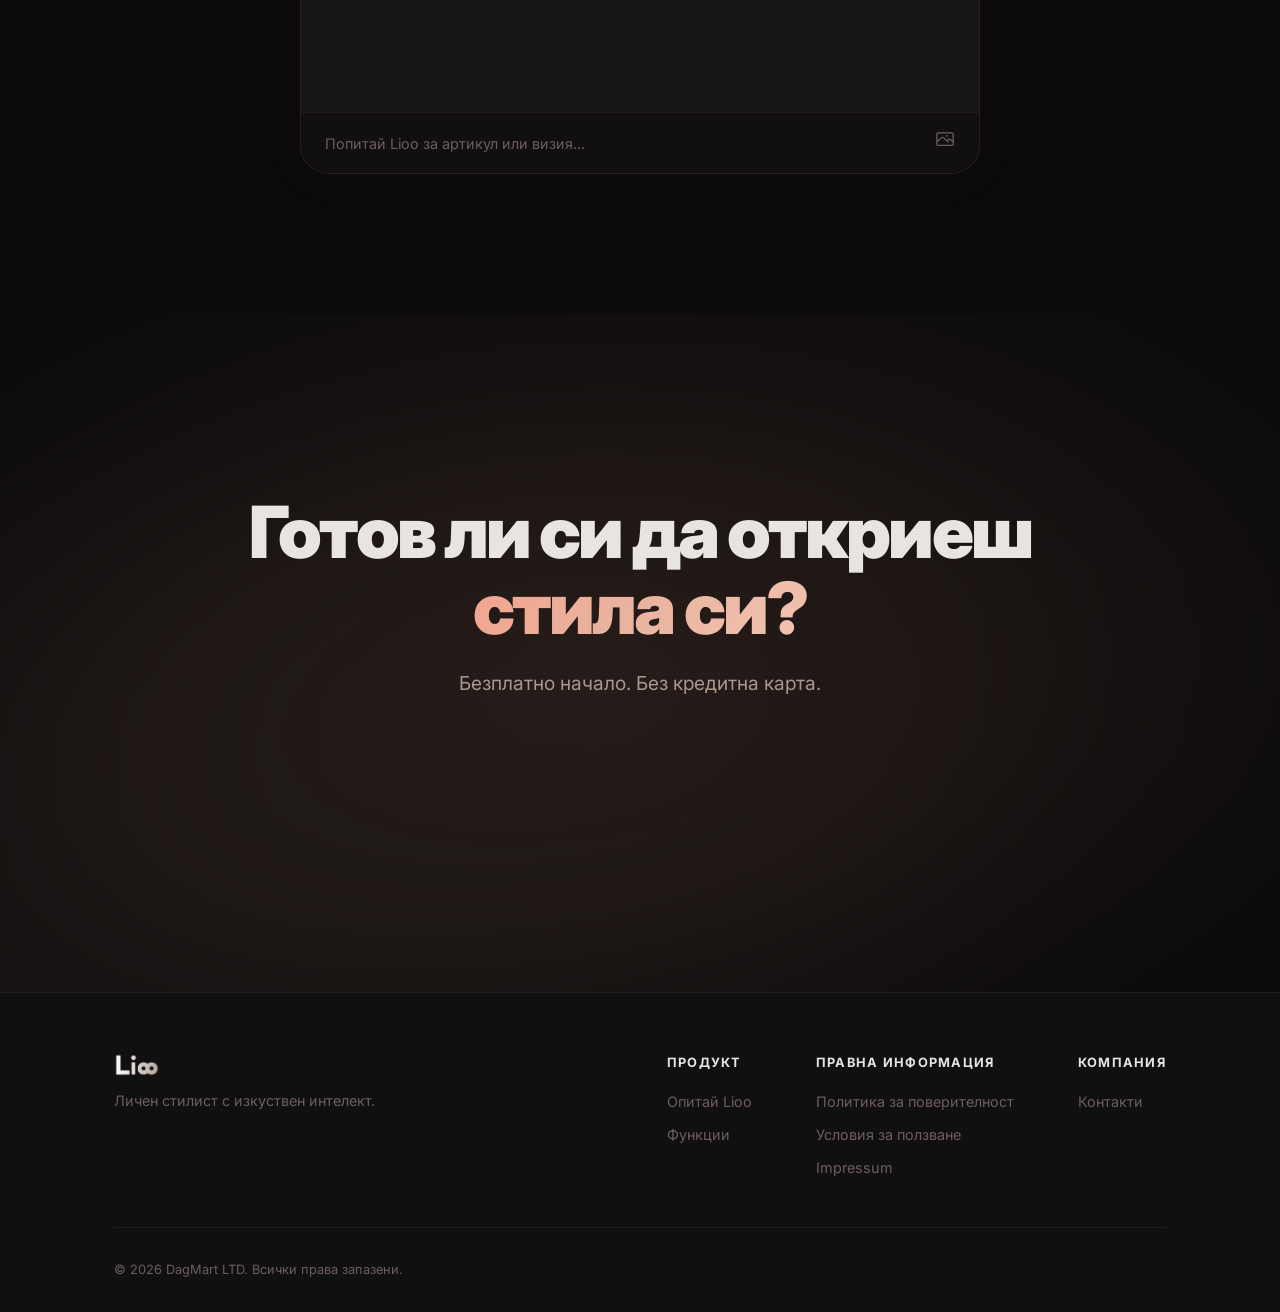
<file: bg/index.html>
<!DOCTYPE html>
<html lang="bg" data-lang-alt="../">
<head>
  <meta charset="UTF-8" />
  <meta name="viewport" content="width=device-width, initial-scale=1.0" />
  <title>Lioo — Твоят AI личен стилист</title>
  <meta name="description" content="Lioo е личен стилист с изкуствен интелект. Опиши какво искаш, получи подбрани идеи за визии и пазарувай по-умно — всичко това в обикновен чат." />
  <meta name="keywords" content="AI стилист, личен стилист, мода, AI, визии, подбор на облекло, Lioo, стилови препоръки" />
  <link rel="canonical" href="https://liooclo.com/bg/" />
  <link rel="alternate" hreflang="en" href="https://liooclo.com/" />
  <link rel="alternate" hreflang="bg" href="https://liooclo.com/bg/" />
  <link rel="alternate" hreflang="x-default" href="https://liooclo.com/" />
  <meta name="theme-color" content="#0C0B0B" />

  <!-- Open Graph -->
  <meta property="og:type" content="website" />
  <meta property="og:locale" content="bg_BG" />
  <meta property="og:title" content="Lioo — Твоят AI личен стилист" />
  <meta property="og:description" content="Опиши стила си. Получи подбрани визии. Пазарувай по-умно." />
  <meta property="og:url" content="https://liooclo.com/bg/" />
  <meta property="og:image" content="https://liooclo.com/images/hero-phone.png" />

  <script src="../lang.js"></script>
  <link rel="icon" type="image/png" href="../images/lioo-icon.png" />

  <!-- Fonts -->
  <link rel="preconnect" href="https://fonts.googleapis.com" />
  <link rel="preconnect" href="https://fonts.gstatic.com" crossorigin />
  <link href="https://fonts.googleapis.com/css2?family=Inter:wght@300;400;500;600;700;800;900&display=swap" rel="stylesheet" />

  <link rel="stylesheet" href="../style.css?v=lang-20261108" />
</head>
<body>

  <!-- ═══════════════════════ NAVIGATION ═══════════════════════ -->
  <nav id="main-nav">
    <div class="nav-inner">
      <a href="./" class="nav-logo" aria-label="Lioo — начало">
        <img src="../images/lioo-logo.png" alt="Lioo" class="nav-logo-img" />
      </a>
      <div class="nav-links">
        <a href="./" class="nav-link active" aria-current="page">Начало</a>
        <a href="features/" class="nav-link">Функции</a>
        <a href="contact/" class="nav-link">Контакти</a>
      </div>
      <div class="lang-switch" role="group" aria-label="Език"><a href="../" class="lang-link" lang="en" hreflang="en" data-set-lang="en">EN</a><a href="./" class="lang-link active" lang="bg" hreflang="bg" aria-current="true" data-set-lang="bg">BG</a></div><a href="https://app.liooclo.com" class="nav-cta" id="nav-try-btn" data-app-link>Опитай Lioo</a>
      <button class="nav-mobile-toggle" id="mobile-toggle" type="button" aria-label="Меню">
        <span></span><span></span><span></span>
      </button>
    </div>
    <div class="nav-mobile-menu" id="mobile-menu">
      <a href="./" class="nav-mobile-link active" aria-current="page">Начало</a>
      <a href="features/" class="nav-mobile-link">Функции</a>
      <a href="contact/" class="nav-mobile-link">Контакти</a>
      <a href="https://app.liooclo.com" class="nav-mobile-cta" data-app-link>Опитай Lioo</a>
    </div>
  </nav>

  <!-- ═══════════════════════ HERO ═══════════════════════ -->
  <section id="hero">
    <div class="hero-aurora"></div>
    <div class="hero-grid-overlay"></div>

    <div class="hero-center">


      <h1 class="hero-title">
        <span class="word-reveal" data-delay="100">Стилът,</span>
        <span class="word-reveal gradient-text" data-delay="300">преосмислен</span><br />
        <span class="word-reveal" data-delay="500">от AI.</span>
      </h1>

      <p class="hero-subtitle scroll-fade-in" data-delay="700">
        Опиши какво искаш. Lioo подбира цели визии<br class="hide-mobile" />
        и намира най-добрите артикули — за да изглеждаш страхотно без безкрайно скролване.
      </p>

      <div class="hero-actions scroll-fade-in" data-delay="900">
        <a href="https://app.liooclo.com" class="btn-primary" id="hero-cta-primary" data-app-link>
          <span>Започни сега</span>
          <svg viewBox="0 0 20 20" fill="currentColor" width="18" height="18">
            <path fill-rule="evenodd" d="M3 10a.75.75 0 0 1 .75-.75h10.638L10.23 5.29a.75.75 0 1 1 1.04-1.08l5.5 5.25a.75.75 0 0 1 0 1.08l-5.5 5.25a.75.75 0 1 1-1.04-1.08l4.158-3.96H3.75A.75.75 0 0 1 3 10Z" clip-rule="evenodd"/>
          </svg>
        </a>
        <a href="#how-it-works" class="btn-secondary" id="hero-cta-secondary">Виж как работи</a>
      </div>

      <button class="coming-soon-btn scroll-fade-in" data-delay="1100" type="button" data-notify-open aria-haspopup="dialog" aria-controls="notify-overlay">
        <div class="store-icons" aria-hidden="true">
          <svg viewBox="0 0 24 24" width="18" height="18" fill="currentColor"><path d="M17.05 20.28c-.98.95-2.05.8-3.08.35-1.09-.46-2.09-.48-3.24 0-1.44.62-2.2.44-3.06-.35C2.79 15.25 3.51 7.59 9.05 7.31c1.35.07 2.29.74 3.08.8 1.18-.24 2.31-.93 3.57-.84 1.51.12 2.65.72 3.4 1.8-3.12 1.87-2.38 5.98.48 7.13-.57 1.5-1.31 2.99-2.54 4.09zM12.03 7.25c-.15-2.23 1.66-4.07 3.74-4.25.32 2.32-1.55 4.3-3.74 4.25z"/></svg>
          <svg viewBox="0 0 24 24" width="18" height="18" fill="currentColor"><path d="M3.609 1.814 13.792 12 3.61 22.186a.996.996 0 0 1-.61-.92V2.734a1 1 0 0 1 .609-.92zm10.89 10.893 2.302 2.302-10.937 6.333 8.635-8.635zm3.199-1.4 2.302 1.323a1 1 0 0 1 0 1.74l-2.302 1.323-2.534-2.533 2.534-2.533zM5.864 2.658 16.8 8.99l-2.302 2.302-8.635-8.635z"/></svg>
        </div>
        <div class="coming-soon-text">
          <span class="coming-label">Очаквайте скоро</span>
          <span class="coming-stores">App Store &amp; Google Play</span>
        </div>
        <svg class="coming-soon-arrow" viewBox="0 0 20 20" fill="currentColor" width="14" height="14"><path fill-rule="evenodd" d="M7.21 14.77a.75.75 0 0 1 .02-1.06L11.168 10 7.23 6.29a.75.75 0 1 1 1.04-1.08l4.5 4.25a.75.75 0 0 1 0 1.08l-4.5 4.25a.75.75 0 0 1-1.06-.02z" clip-rule="evenodd"/></svg>
      </button>
    </div>

    <div class="hero-phone-container" id="hero-phone-parallax">
      <div class="hero-phone-glow"></div>
      <img src="../images/hero-phone.png" alt="Приложението Lioo — AI стилист" class="hero-phone-img" loading="eager" />
    </div>

    <div class="hero-scroll-indicator" id="scroll-indicator">
      <div class="scroll-line"></div>
      <span>Надолу</span>
    </div>
  </section>

  <!-- ═══════════════════════ STATEMENT ═══════════════════════ -->
  <section id="statement">
    <div class="statement-inner">
      <p class="statement-text">
        <span class="s-word" data-scroll-reveal>Модата</span>
        <span class="s-word" data-scroll-reveal>трябва</span>
        <span class="s-word" data-scroll-reveal>да</span>
        <span class="s-word" data-scroll-reveal>е</span>
        <span class="s-word accent" data-scroll-reveal>лесна.</span><br />
        <span class="s-word" data-scroll-reveal>Твоят</span>
        <span class="s-word" data-scroll-reveal>AI</span>
        <span class="s-word" data-scroll-reveal>стилист</span>
        <span class="s-word" data-scroll-reveal>го</span>
        <span class="s-word" data-scroll-reveal>прави</span>
        <span class="s-word accent" data-scroll-reveal>възможно.</span>
      </p>
    </div>
  </section>

  <!-- ═══════════════════════ FEATURES ═══════════════════════ -->
  <section id="features">
    <div class="section-container">
      <div class="section-header">
        <span class="section-tag scroll-fade-in">Функции</span>
        <h2 class="section-title scroll-fade-in">
          Всичко, от което се нуждаеш.<br /><span class="gradient-text">Нищо излишно.</span>
        </h2>
      </div>

      <div class="features-grid">
        <div class="feature-card scroll-scale-in" id="feature-chat">
          <div class="feature-card-bg"></div>
          <div class="feature-icon">
            <svg viewBox="0 0 24 24" fill="none" stroke="currentColor" stroke-width="1.5">
              <path d="M8.625 12a.375.375 0 1 1-.75 0 .375.375 0 0 1 .75 0Zm0 0H8.25m4.125 0a.375.375 0 1 1-.75 0 .375.375 0 0 1 .75 0Zm0 0H12m4.125 0a.375.375 0 1 1-.75 0 .375.375 0 0 1 .75 0Zm0 0h-.375M21 12c0 4.556-4.03 8.25-9 8.25a9.764 9.764 0 0 1-2.555-.337A5.972 5.972 0 0 1 5.41 20.97a5.969 5.969 0 0 1-.474-.065 4.48 4.48 0 0 0 .978-2.025c.09-.457-.133-.901-.467-1.226C3.93 16.178 3 14.189 3 12c0-4.556 4.03-8.25 9-8.25s9 3.694 9 8.25Z" stroke-linecap="round" stroke-linejoin="round"/>
            </svg>
          </div>
          <h3 class="feature-title">Започваш с чат</h3>
          <p class="feature-desc">Кажи на Lioo какво ти трябва с прости думи. AI разбира контекста, повода, фигурата и личния ти стил.</p>
        </div>

        <div class="feature-card scroll-scale-in" id="feature-visual">
          <div class="feature-card-bg"></div>
          <div class="feature-icon">
            <svg viewBox="0 0 24 24" fill="none" stroke="currentColor" stroke-width="1.5">
              <path d="m2.25 15.75 5.159-5.159a2.25 2.25 0 0 1 3.182 0l5.159 5.159m-1.5-1.5 1.409-1.409a2.25 2.25 0 0 1 3.182 0l2.909 2.909m-18 3.75h16.5a1.5 1.5 0 0 0 1.5-1.5V6a1.5 1.5 0 0 0-1.5-1.5H3.75A1.5 1.5 0 0 0 2.25 6v12a1.5 1.5 0 0 0 1.5 1.5Zm10.5-11.25h.008v.008h-.008V8.25Zm.375 0a.375.375 0 1 1-.75 0 .375.375 0 0 1 .75 0Z" stroke-linecap="round" stroke-linejoin="round"/>
            </svg>
          </div>
          <h3 class="feature-title">Визуално търсене</h3>
          <p class="feature-desc">Качи снимка на визия, която ти харесва. Lioo намира подобни артикули, които можеш наистина да купиш — моментално.</p>
        </div>

        <div class="feature-card scroll-scale-in" id="feature-personal">
          <div class="feature-card-bg"></div>
          <div class="feature-icon">
            <svg viewBox="0 0 24 24" fill="none" stroke="currentColor" stroke-width="1.5">
              <path d="M15.75 6a3.75 3.75 0 1 1-7.5 0 3.75 3.75 0 0 1 7.5 0ZM4.501 20.118a7.5 7.5 0 0 1 14.998 0A17.933 17.933 0 0 1 12 21.75c-2.676 0-5.216-.584-7.499-1.632Z" stroke-linecap="round" stroke-linejoin="round"/>
            </svg>
          </div>
          <h3 class="feature-title">Персонализирано</h3>
          <p class="feature-desc">Запомня мерките, стиловите ти предпочитания и къде пазаруваш, за да дава прецизно подбрани препоръки.</p>
        </div>

        <div class="feature-card scroll-scale-in" id="feature-outfits">
          <div class="feature-card-bg"></div>
          <div class="feature-icon">
            <svg viewBox="0 0 24 24" fill="none" stroke="currentColor" stroke-width="1.5">
              <path d="M9.813 15.904 9 18.75l-.813-2.846a4.5 4.5 0 0 0-3.09-3.09L2.25 12l2.846-.813a4.5 4.5 0 0 0 3.09-3.09L9 5.25l.813 2.846a4.5 4.5 0 0 0 3.09 3.09L15.75 12l-2.846.813a4.5 4.5 0 0 0-3.09 3.09ZM18.259 8.715 18 9.75l-.259-1.035a3.375 3.375 0 0 0-2.455-2.456L14.25 6l1.036-.259a3.375 3.375 0 0 0 2.455-2.456L18 2.25l.259 1.035a3.375 3.375 0 0 0 2.455 2.456L21.75 6l-1.036.259a3.375 3.375 0 0 0-2.455 2.456Z" stroke-linecap="round" stroke-linejoin="round"/>
            </svg>
          </div>
          <h3 class="feature-title">Цели визии</h3>
          <p class="feature-desc">Не просто артикули, а цели визии. Всяка комбинация е подбрана от AI, за да си пасва от главата до петите.</p>
        </div>
      </div>
    </div>
  </section>

  <!-- ═══════════════════════ SHOWCASE ═══════════════════════ -->
  <section id="showcase">
    <div class="showcase-sticky">
      <div class="showcase-text">
        <h2 class="showcase-title scroll-fade-in">
          Виж я.<br /><span class="gradient-text">Стилизирай я.</span><br />Носи я.
        </h2>
      </div>
      <div class="showcase-image scroll-scale-in">
        <img src="../images/outfit-grid.png" alt="Комбинации от облекла, подбрани от AI" loading="lazy" />
      </div>
    </div>
  </section>

  <!-- ═══════════════════════ HOW IT WORKS ═══════════════════════ -->
  <section id="how-it-works">
    <div class="section-container">
      <div class="section-header">
        <span class="section-tag scroll-fade-in">Как работи</span>
        <h2 class="section-title scroll-fade-in">
          Три стъпки до<br /><span class="gradient-text">перфектната ти визия.</span>
        </h2>
      </div>

      <div class="steps-timeline">
        <div class="step-item scroll-slide-left" id="step-1">
          <div class="step-number-big">01</div>
          <div class="step-content">
            <div class="step-icon-wrap">
              <svg viewBox="0 0 24 24" fill="none" stroke="currentColor" stroke-width="1.5">
                <path d="M7.5 8.25h9m-9 3H12m-9.75 1.51c0 1.6 1.123 2.994 2.707 3.227 1.087.16 2.185.283 3.293.369V21l4.076-4.076a1.526 1.526 0 0 1 1.037-.443 48.59 48.59 0 0 0 5.887-.47c1.584-.233 2.707-1.626 2.707-3.228V6.741c0-1.602-1.123-2.995-2.707-3.228A48.394 48.394 0 0 0 12 3c-2.392 0-4.744.175-7.043.513C3.373 3.746 2.25 5.14 2.25 6.741v6.018Z" stroke-linecap="round" stroke-linejoin="round"/>
              </svg>
            </div>
            <h3 class="step-title">Опиши</h3>
            <p class="step-desc">Кажи на Lioo какво ти трябва с обикновени думи или качи снимка на визия, която обичаш.</p>
          </div>
        </div>

        <div class="step-item scroll-slide-right" id="step-2">
          <div class="step-number-big">02</div>
          <div class="step-content">
            <div class="step-icon-wrap">
              <svg viewBox="0 0 24 24" fill="none" stroke="currentColor" stroke-width="1.5">
                <path d="M9.813 15.904 9 18.75l-.813-2.846a4.5 4.5 0 0 0-3.09-3.09L2.25 12l2.846-.813a4.5 4.5 0 0 0 3.09-3.09L9 5.25l.813 2.846a4.5 4.5 0 0 0 3.09 3.09L15.75 12l-2.846.813a4.5 4.5 0 0 0-3.09 3.09ZM18.259 8.715 18 9.75l-.259-1.035a3.375 3.375 0 0 0-2.455-2.456L14.25 6l1.036-.259a3.375 3.375 0 0 0 2.455-2.456L18 2.25l.259 1.035a3.375 3.375 0 0 0 2.455 2.456L21.75 6l-1.036.259a3.375 3.375 0 0 0-2.455 2.456Z" stroke-linecap="round" stroke-linejoin="round"/>
              </svg>
            </div>
            <h3 class="step-title">AI подбира</h3>
            <p class="step-desc">Lioo отчита предпочитанията ти, фигурата, времето и тенденциите, за да създаде перфектната визия — за секунди.</p>
          </div>
        </div>

        <div class="step-item scroll-slide-left" id="step-3">
          <div class="step-number-big">03</div>
          <div class="step-content">
            <div class="step-icon-wrap">
              <svg viewBox="0 0 24 24" fill="none" stroke="currentColor" stroke-width="1.5">
                <path d="M15.75 10.5V6a3.75 3.75 0 1 0-7.5 0v4.5m11.356-1.993 1.263 12c.07.665-.45 1.243-1.119 1.243H4.25a1.125 1.125 0 0 1-1.12-1.243l1.264-12A1.125 1.125 0 0 1 5.513 7.5h12.974c.576 0 1.059.435 1.119 1.007ZM8.625 10.5a.375.375 0 1 1-.75 0 .375.375 0 0 1 .75 0Zm7.5 0a.375.375 0 1 1-.75 0 .375.375 0 0 1 .75 0Z" stroke-linecap="round" stroke-linejoin="round"/>
              </svg>
            </div>
            <h3 class="step-title">Купи и носи</h3>
            <p class="step-desc">Сравни цените и пазарувай директно от най-добрата оферта, налична във твоята държава.</p>
          </div>
        </div>
      </div>
    </div>
  </section>

  <!-- ═══════════════════════ LIVE DEMO ═══════════════════════ -->
  <section id="demo">
    <div class="section-container">
      <div class="section-header">
        <span class="section-tag scroll-fade-in">Виж го в действие</span>
        <h2 class="section-title scroll-fade-in">
          Твоят стилист е<br /><span class="gradient-text">винаги на линия.</span>
        </h2>
      </div>

      <div class="demo-chat-wrapper scroll-scale-in">
        <div class="demo-chat-window" id="demo-chat">
          <div class="demo-chat-header">
            <div class="demo-chat-header-left">
              <div class="demo-chat-avatar">
                <img src="../images/lioo-icon.png" alt="Lioo" class="demo-avatar-img" />
              </div>
              <div>
                <div class="demo-chat-name">Lioo AI</div>
                <div class="demo-chat-status"><span class="status-dot"></span> На линия</div>
              </div>
            </div>
          </div>

          <div class="demo-chat-messages" id="demo-messages">
            <div class="demo-msg demo-msg-ai demo-msg-visible">
              <div class="demo-msg-content">Здравей! Аз съм Lioo, твоят личен AI стилист. 👋 Какво търсиш днес?</div>
            </div>
            <div class="demo-msg demo-msg-user" data-delay="800">
              <div class="demo-msg-content">Следващия уикенд имам сватба на плажа. Трябва ми нещо елегантно, но не твърде официално</div>
            </div>
            <div class="demo-msg demo-msg-ai" data-delay="2200">
              <div class="demo-msg-content">
                Чудесен избор! За сватба на плажа препоръчвам <strong>лен</strong> за комфорт и <strong>земни или пастелни цветове</strong>. Ще ти подготвя няколко варианта...
              </div>
            </div>
            <div class="demo-msg demo-msg-ai" data-delay="3800">
              <div class="demo-msg-content">
                <div class="demo-outfit-card">
                  <div class="demo-outfit-header">
                    <svg viewBox="0 0 24 24" fill="none" stroke="currentColor" stroke-width="1.5" width="16" height="16"><path d="M9.813 15.904 9 18.75l-.813-2.846a4.5 4.5 0 0 0-3.09-3.09L2.25 12l2.846-.813a4.5 4.5 0 0 0 3.09-3.09L9 5.25l.813 2.846a4.5 4.5 0 0 0 3.09 3.09L15.75 12l-2.846.813a4.5 4.5 0 0 0-3.09 3.09Z" stroke-linecap="round" stroke-linejoin="round"/></svg>
                    Сватба на плажа — визия 1
                  </div>
                  <div class="demo-outfit-items">
                    <div class="demo-outfit-item"><div class="demo-outfit-item-color" style="background:#E8D5C4"></div><span>Ленен блейзър — пясъчен</span></div>
                    <div class="demo-outfit-item"><div class="demo-outfit-item-color" style="background:#F5F0EB"></div><span>Памучна риза — бяла</span></div>
                    <div class="demo-outfit-item"><div class="demo-outfit-item-color" style="background:#C4B5A3"></div><span>Чино панталон — каки</span></div>
                    <div class="demo-outfit-item"><div class="demo-outfit-item-color" style="background:#8B7355"></div><span>Кожени мокасини — светлокафяви</span></div>
                  </div>
                </div>
              </div>
            </div>
            <div class="demo-msg demo-msg-user" data-delay="5600">
              <div class="demo-msg-content">Страхотно! Можеш ли да ми намериш подобен блейзър до 120 €?</div>
            </div>
            <div class="demo-msg demo-msg-ai" data-delay="7000">
              <div class="demo-msg-content">Намерих 3 чудесни варианта от Zara, Mango и H&amp;M — всички до 120 € и налични в твоя размер. Искаш ли да ти ги покажа?</div>
            </div>
          </div>

          <div class="demo-chat-input">
            <span class="demo-input-text">Попитай Lioo за артикул или визия...</span>
            <div class="demo-input-actions">
              <svg viewBox="0 0 24 24" fill="none" stroke="currentColor" stroke-width="1.5" width="20" height="20">
                <path d="m2.25 15.75 5.159-5.159a2.25 2.25 0 0 1 3.182 0l5.159 5.159m-1.5-1.5 1.409-1.409a2.25 2.25 0 0 1 3.182 0l2.909 2.909m-18 3.75h16.5a1.5 1.5 0 0 0 1.5-1.5V6a1.5 1.5 0 0 0-1.5-1.5H3.75A1.5 1.5 0 0 0 2.25 6v12a1.5 1.5 0 0 0 1.5 1.5Zm10.5-11.25h.008v.008h-.008V8.25Zm.375 0a.375.375 0 1 1-.75 0 .375.375 0 0 1 .75 0Z" stroke-linecap="round" stroke-linejoin="round"/>
              </svg>
            </div>
          </div>
        </div>
      </div>
    </div>
  </section>

  <!-- ═══════════════════════ CTA ═══════════════════════ -->
  <section id="cta">
    <div class="cta-aurora"></div>
    <div class="cta-content">
      <h2 class="cta-title scroll-fade-in">
        Готов ли си да откриеш<br />
        <span class="gradient-text">стила си?</span>
      </h2>
      <p class="cta-subtitle scroll-fade-in">Безплатно начало. Без кредитна карта.</p>
      <div class="scroll-fade-in" data-delay="200">
        <a href="https://app.liooclo.com" class="btn-primary btn-lg" id="cta-main-btn" data-app-link>
          <span>Опитай Lioo безплатно</span>
          <svg viewBox="0 0 20 20" fill="currentColor" width="18" height="18">
            <path fill-rule="evenodd" d="M3 10a.75.75 0 0 1 .75-.75h10.638L10.23 5.29a.75.75 0 1 1 1.04-1.08l5.5 5.25a.75.75 0 0 1 0 1.08l-5.5 5.25a.75.75 0 1 1-1.04-1.08l4.158-3.96H3.75A.75.75 0 0 1 3 10Z" clip-rule="evenodd"/>
          </svg>
        </a>
      </div>
    </div>
  </section>

  <!-- ═══════════════════════ NOTIFY MODAL ═══════════════════════ -->
  <div class="notify-overlay" id="notify-overlay" aria-hidden="true">
    <div class="notify-modal" role="dialog" aria-modal="true" aria-labelledby="notify-title" aria-describedby="notify-description">
      <button class="notify-close" type="button" data-notify-close aria-label="Затвори формата">
        <svg viewBox="0 0 24 24" width="20" height="20" fill="none" stroke="currentColor" stroke-width="1.8" aria-hidden="true"><path d="M6 6l12 12M18 6 6 18" stroke-linecap="round"/></svg>
      </button>
      <div class="notify-icon" aria-hidden="true">
        <svg viewBox="0 0 24 24" width="26" height="26" fill="none" stroke="currentColor" stroke-width="1.6"><path d="M4 6.75A2.25 2.25 0 0 1 6.25 4.5h11.5A2.25 2.25 0 0 1 20 6.75v7.5a2.25 2.25 0 0 1-2.25 2.25H11l-4.75 3v-3A2.25 2.25 0 0 1 4 14.25v-7.5Z" stroke-linejoin="round"/><path d="m6.5 7.5 5.5 4 5.5-4" stroke-linecap="round" stroke-linejoin="round"/></svg>
      </div>
      <h2 class="notify-title" id="notify-title">Научи първи</h2>
      <p class="notify-desc" id="notify-description">Остави имейла си и ще ти кажем, когато Lioo стартира в <strong>App Store</strong> и <strong>Google Play</strong>.</p>
      <form class="notify-form" id="notify-form" novalidate>
        <input class="notify-input" id="notify-email" name="email" type="email" autocomplete="email" inputmode="email" placeholder="Твоят имейл адрес" aria-label="Имейл адрес" required />
        <button class="notify-submit" type="submit">Уведоми ме</button>
      </form>
      <p class="notify-status" id="notify-status" role="status" aria-live="polite"></p>
      <p class="notify-privacy">Ще използваме имейла ти само за известие за старта на Lioo.</p>
    </div>
  </div>

  <!-- ═══════════════════════ FOOTER ═══════════════════════ -->
  <footer id="footer">
    <div class="footer-inner">
      <div class="footer-top">
        <div class="footer-brand">
          <a href="./" class="nav-logo" aria-label="Lioo — начало">
            <img src="../images/lioo-logo.png" alt="Lioo" class="footer-logo-img" />
          </a>
          <p class="footer-tagline">Личен стилист с изкуствен интелект.</p>
        </div>
        <div class="footer-links-group">
          <div class="footer-col">
            <h4 class="footer-col-title">Продукт</h4>
            <a href="https://app.liooclo.com" class="footer-link" data-app-link>Опитай Lioo</a>
            <a href="features/" class="footer-link">Функции</a>
          </div>
          <div class="footer-col">
            <h4 class="footer-col-title">Правна информация</h4>
            <a href="https://liooclo.com/privacy" class="footer-link">Политика за поверителност</a>
            <a href="https://liooclo.com/terms" class="footer-link">Условия за ползване</a>
            <a href="https://liooclo.com/impressum" class="footer-link">Impressum</a>
          </div>
          <div class="footer-col">
            <h4 class="footer-col-title">Компания</h4>
            <a href="contact/" class="footer-link">Контакти</a>
          </div>
        </div>
      </div>
      <div class="footer-bottom">
        <span>&copy; 2026 DagMart LTD. Всички права запазени.</span>
      </div>
    </div>
  </footer>

  <script src="../site-config.js"></script>
  <script src="../script.js?v=lang-20261108"></script>
</body>
</html>
</file>
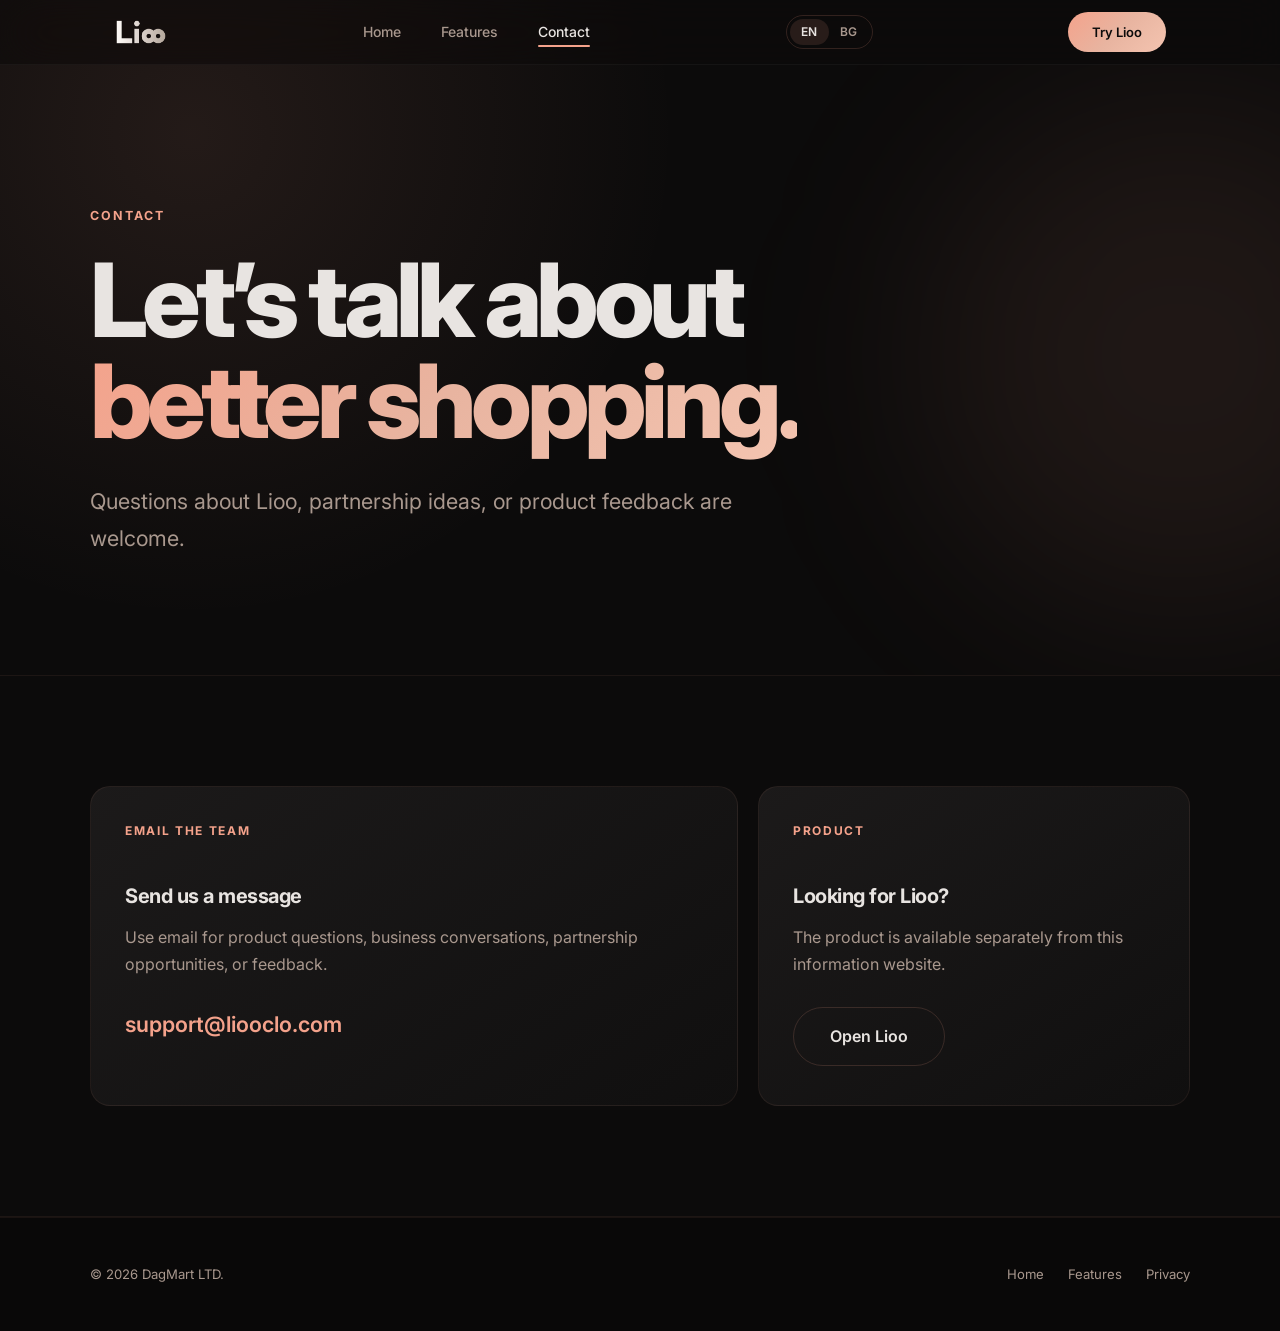
<file: contact/index.html>
<!DOCTYPE html>
<html lang="en" data-lang-alt="../bg/contact/">
<head>
  <meta charset="UTF-8" />
  <meta name="viewport" content="width=device-width, initial-scale=1.0" />
  <title>Contact Lioo</title>
  <meta name="description" content="Contact the Lioo team about the product, partnerships, or feedback." />
  <link rel="canonical" href="https://liooclo.com/contact/" />
  <link rel="alternate" hreflang="en" href="https://liooclo.com/contact/" />
  <link rel="alternate" hreflang="bg" href="https://liooclo.com/bg/contact/" />
  <link rel="alternate" hreflang="x-default" href="https://liooclo.com/contact/" />
  <meta name="theme-color" content="#0C0B0B" />
  <script src="../lang.js"></script>
  <link rel="icon" type="image/png" href="../images/lioo-icon.png" />
  <link rel="preconnect" href="https://fonts.googleapis.com" /><link rel="preconnect" href="https://fonts.gstatic.com" crossorigin />
  <link href="https://fonts.googleapis.com/css2?family=Inter:wght@300;400;500;600;700;800;900&display=swap" rel="stylesheet" />
  <link rel="stylesheet" href="../style.css" /><link rel="stylesheet" href="../pages.css" />
</head>
<body class="subpage">
  <nav id="main-nav"><div class="nav-inner"><a href="../" class="nav-logo" aria-label="Lioo Home"><img src="../images/lioo-logo.png" alt="Lioo" class="nav-logo-img" /></a><div class="nav-links"><a href="../" class="nav-link">Home</a><a href="../features/" class="nav-link">Features</a><a href="./" class="nav-link active" aria-current="page">Contact</a></div><div class="lang-switch" role="group" aria-label="Language"><a href="./" class="lang-link active" lang="en" hreflang="en" aria-current="true" data-set-lang="en">EN</a><a href="../bg/contact/" class="lang-link" lang="bg" hreflang="bg" data-set-lang="bg">BG</a></div><a href="https://app.liooclo.com" class="nav-cta" data-app-link>Try Lioo</a><button class="nav-mobile-toggle" id="mobile-toggle" type="button" aria-label="Toggle menu"><span></span><span></span><span></span></button></div><div class="nav-mobile-menu" id="mobile-menu"><a href="../" class="nav-mobile-link">Home</a><a href="../features/" class="nav-mobile-link">Features</a><a href="./" class="nav-mobile-link active" aria-current="page">Contact</a><a href="https://app.liooclo.com" class="nav-mobile-cta" data-app-link>Try Lioo</a></div></nav>
  <main class="page-main">
    <header class="page-hero"><div class="page-wrap"><div class="page-hero-content"><span class="page-eyebrow">Contact</span><h1 class="page-title">Let’s talk about<br /><span class="gradient-text">better shopping.</span></h1><p class="page-lead">Questions about Lioo, partnership ideas, or product feedback are welcome.</p></div></div></header>
    <section class="page-section"><div class="page-wrap"><div class="contact-panel">
      <article class="page-card"><span class="page-card-number">EMAIL THE TEAM</span><h3>Send us a message</h3><p>Use email for product questions, business conversations, partnership opportunities, or feedback.</p><a class="contact-email" href="mailto:support@liooclo.com">support@liooclo.com</a></article>
      <article class="page-card"><span class="page-card-number">PRODUCT</span><h3>Looking for Lioo?</h3><p>The product is available separately from this information website.</p><a href="https://app.liooclo.com" class="btn-secondary" style="margin-top: 28px" data-app-link>Open Lioo</a></article>
    </div></div></section>
  </main>
  <footer class="page-footer"><div class="page-wrap page-footer-inner"><span class="page-footer-copy">&copy; 2026 DagMart LTD.</span><div class="page-footer-links"><a href="../">Home</a><a href="../features/">Features</a><a href="https://liooclo.com/privacy">Privacy</a></div></div></footer>
  <script src="../site-config.js"></script><script src="../script.js"></script>
</body>
</html>
</file>
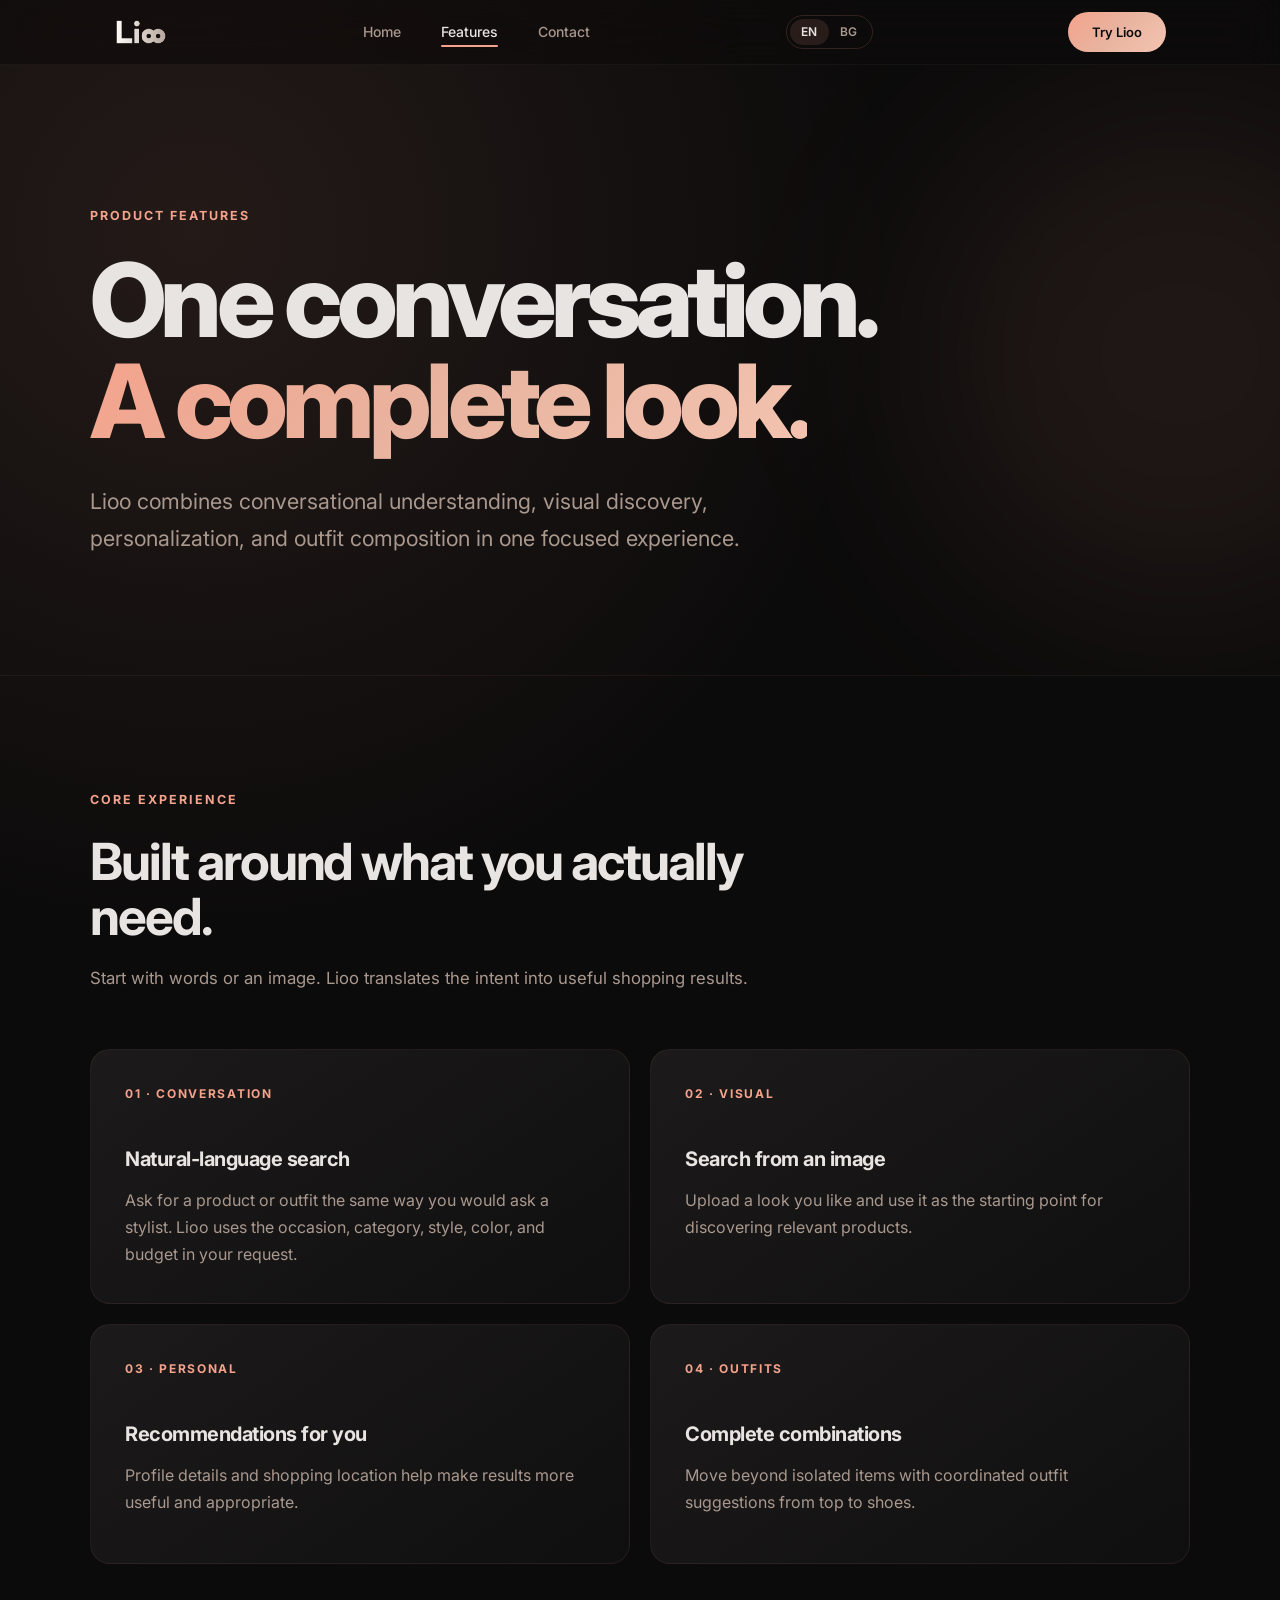
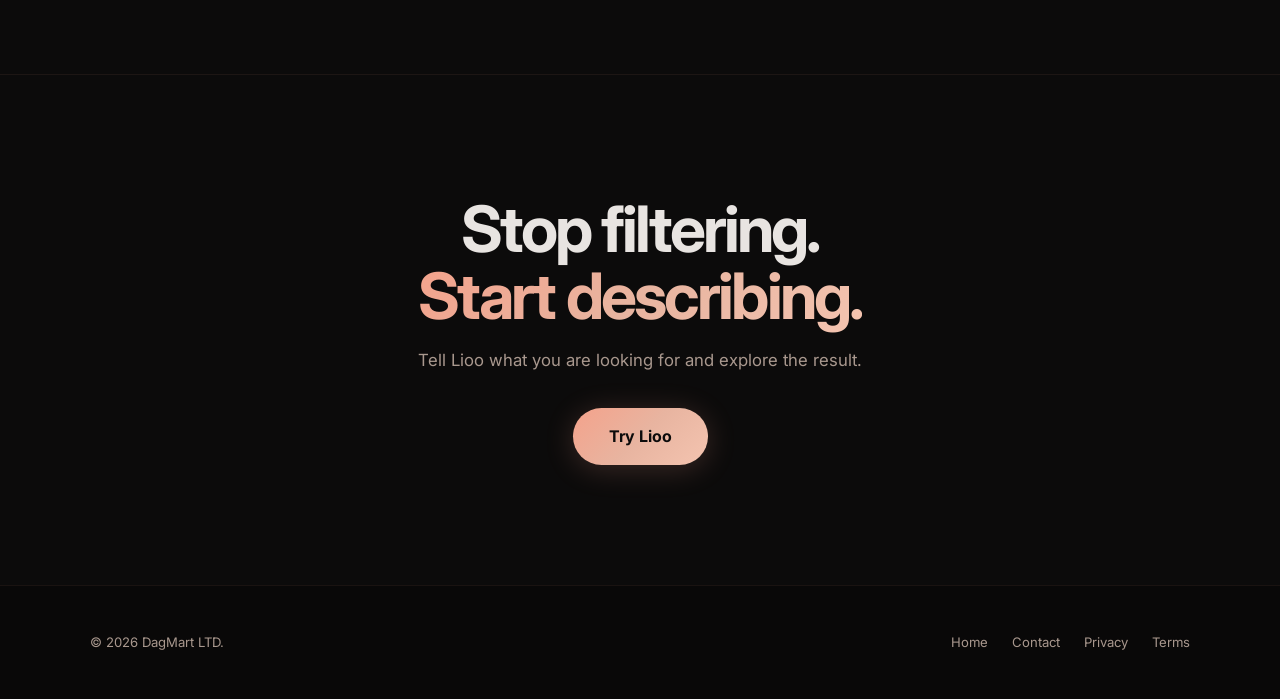
<file: features/index.html>
<!DOCTYPE html>
<html lang="en" data-lang-alt="../bg/features/">
<head>
  <meta charset="UTF-8" />
  <meta name="viewport" content="width=device-width, initial-scale=1.0" />
  <title>Lioo Features — Search, Style and Shop with AI</title>
  <meta name="description" content="Explore Lioo's conversational search, visual discovery, personalization, and AI-curated complete outfits." />
  <link rel="canonical" href="https://liooclo.com/features/" />
  <link rel="alternate" hreflang="en" href="https://liooclo.com/features/" />
  <link rel="alternate" hreflang="bg" href="https://liooclo.com/bg/features/" />
  <link rel="alternate" hreflang="x-default" href="https://liooclo.com/features/" />
  <meta name="theme-color" content="#0C0B0B" />
  <script src="../lang.js"></script>
  <link rel="icon" type="image/png" href="../images/lioo-icon.png" />
  <link rel="preconnect" href="https://fonts.googleapis.com" />
  <link rel="preconnect" href="https://fonts.gstatic.com" crossorigin />
  <link href="https://fonts.googleapis.com/css2?family=Inter:wght@300;400;500;600;700;800;900&display=swap" rel="stylesheet" />
  <link rel="stylesheet" href="../style.css" /><link rel="stylesheet" href="../pages.css" />
</head>
<body class="subpage">
  <nav id="main-nav"><div class="nav-inner">
    <a href="../" class="nav-logo" aria-label="Lioo Home"><img src="../images/lioo-logo.png" alt="Lioo" class="nav-logo-img" /></a>
    <div class="nav-links"><a href="../" class="nav-link">Home</a><a href="./" class="nav-link active" aria-current="page">Features</a><a href="../contact/" class="nav-link">Contact</a></div>
    <div class="lang-switch" role="group" aria-label="Language"><a href="./" class="lang-link active" lang="en" hreflang="en" aria-current="true" data-set-lang="en">EN</a><a href="../bg/features/" class="lang-link" lang="bg" hreflang="bg" data-set-lang="bg">BG</a></div><a href="https://app.liooclo.com" class="nav-cta" data-app-link>Try Lioo</a><button class="nav-mobile-toggle" id="mobile-toggle" type="button" aria-label="Toggle menu"><span></span><span></span><span></span></button>
  </div><div class="nav-mobile-menu" id="mobile-menu"><a href="../" class="nav-mobile-link">Home</a><a href="./" class="nav-mobile-link active" aria-current="page">Features</a><a href="../contact/" class="nav-mobile-link">Contact</a><a href="https://app.liooclo.com" class="nav-mobile-cta" data-app-link>Try Lioo</a></div></nav>

  <main class="page-main">
    <header class="page-hero"><div class="page-wrap"><div class="page-hero-content"><span class="page-eyebrow">Product features</span><h1 class="page-title">One conversation.<br /><span class="gradient-text">A complete look.</span></h1><p class="page-lead">Lioo combines conversational understanding, visual discovery, personalization, and outfit composition in one focused experience.</p></div></div></header>
    <section class="page-section"><div class="page-wrap">
      <div class="page-section-heading"><span class="page-eyebrow">Core experience</span><h2>Built around what you actually need.</h2><p>Start with words or an image. Lioo translates the intent into useful shopping results.</p></div>
      <div class="page-grid two">
        <article class="page-card"><span class="page-card-number">01 · CONVERSATION</span><h3>Natural-language search</h3><p>Ask for a product or outfit the same way you would ask a stylist. Lioo uses the occasion, category, style, color, and budget in your request.</p></article>
        <article class="page-card"><span class="page-card-number">02 · VISUAL</span><h3>Search from an image</h3><p>Upload a look you like and use it as the starting point for discovering relevant products.</p></article>
        <article class="page-card"><span class="page-card-number">03 · PERSONAL</span><h3>Recommendations for you</h3><p>Profile details and shopping location help make results more useful and appropriate.</p></article>
        <article class="page-card"><span class="page-card-number">04 · OUTFITS</span><h3>Complete combinations</h3><p>Move beyond isolated items with coordinated outfit suggestions from top to shoes.</p></article>
      </div>
    </div></section>
    <section class="page-cta"><div class="page-wrap"><h2>Stop filtering.<br /><span class="gradient-text">Start describing.</span></h2><p>Tell Lioo what you are looking for and explore the result.</p><a href="https://app.liooclo.com" class="btn-primary" data-app-link>Try Lioo</a></div></section>
  </main>
  <footer class="page-footer"><div class="page-wrap page-footer-inner"><span class="page-footer-copy">&copy; 2026 DagMart LTD.</span><div class="page-footer-links"><a href="../">Home</a><a href="../contact/">Contact</a><a href="https://liooclo.com/privacy">Privacy</a><a href="https://liooclo.com/terms">Terms</a></div></div></footer>
  <script src="../site-config.js"></script><script src="../script.js"></script>
</body>
</html>
</file>
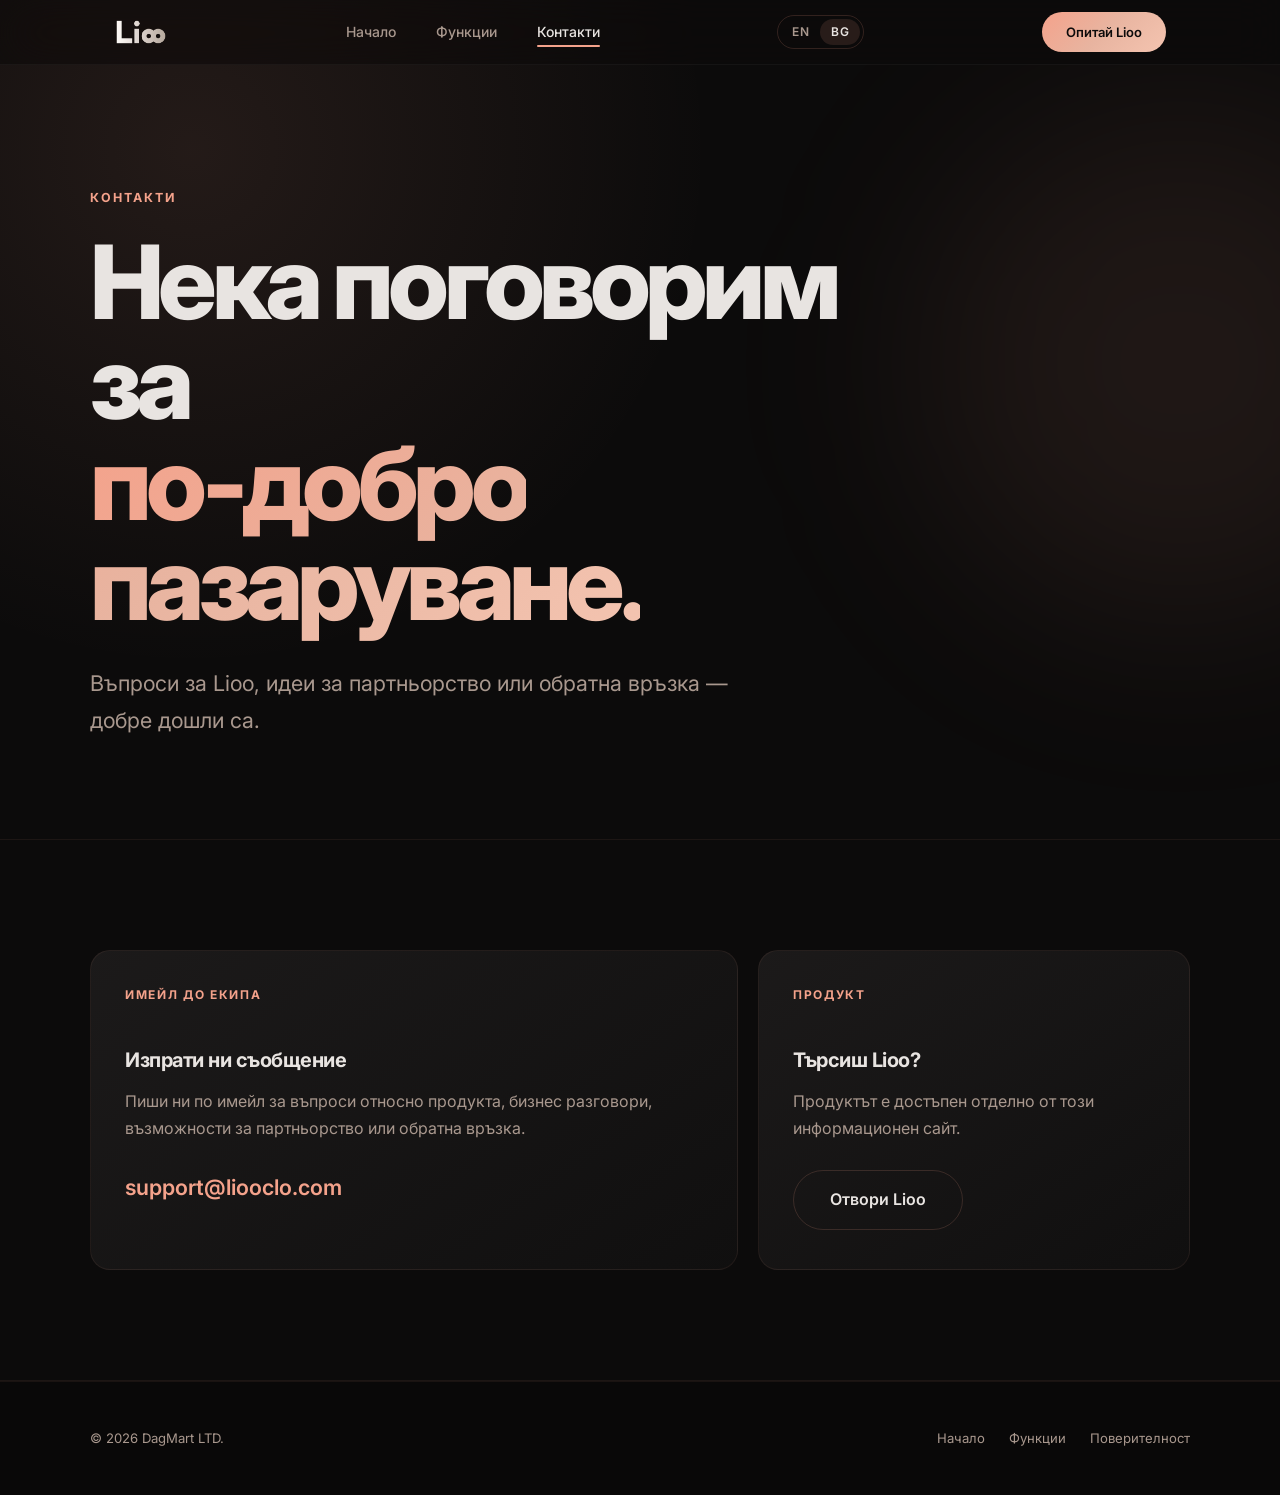
<file: bg/contact/index.html>
<!DOCTYPE html>
<html lang="bg" data-lang-alt="../../contact/">
<head>
  <meta charset="UTF-8" />
  <meta name="viewport" content="width=device-width, initial-scale=1.0" />
  <title>Контакти — Lioo</title>
  <meta name="description" content="Свържи се с екипа на Lioo за въпроси относно продукта, партньорства или обратна връзка." />
  <link rel="canonical" href="https://liooclo.com/bg/contact/" />
  <link rel="alternate" hreflang="en" href="https://liooclo.com/contact/" />
  <link rel="alternate" hreflang="bg" href="https://liooclo.com/bg/contact/" />
  <link rel="alternate" hreflang="x-default" href="https://liooclo.com/contact/" />
  <meta name="theme-color" content="#0C0B0B" />
  <script src="../../lang.js"></script>
  <link rel="icon" type="image/png" href="../../images/lioo-icon.png" />
  <link rel="preconnect" href="https://fonts.googleapis.com" /><link rel="preconnect" href="https://fonts.gstatic.com" crossorigin />
  <link href="https://fonts.googleapis.com/css2?family=Inter:wght@300;400;500;600;700;800;900&display=swap" rel="stylesheet" />
  <link rel="stylesheet" href="../../style.css" /><link rel="stylesheet" href="../../pages.css" />
</head>
<body class="subpage">
  <nav id="main-nav"><div class="nav-inner"><a href="../" class="nav-logo" aria-label="Lioo — начало"><img src="../../images/lioo-logo.png" alt="Lioo" class="nav-logo-img" /></a><div class="nav-links"><a href="../" class="nav-link">Начало</a><a href="../features/" class="nav-link">Функции</a><a href="./" class="nav-link active" aria-current="page">Контакти</a></div><div class="lang-switch" role="group" aria-label="Език"><a href="../../contact/" class="lang-link" lang="en" hreflang="en" data-set-lang="en">EN</a><a href="./" class="lang-link active" lang="bg" hreflang="bg" aria-current="true" data-set-lang="bg">BG</a></div><a href="https://app.liooclo.com" class="nav-cta" data-app-link>Опитай Lioo</a><button class="nav-mobile-toggle" id="mobile-toggle" type="button" aria-label="Меню"><span></span><span></span><span></span></button></div><div class="nav-mobile-menu" id="mobile-menu"><a href="../" class="nav-mobile-link">Начало</a><a href="../features/" class="nav-mobile-link">Функции</a><a href="./" class="nav-mobile-link active" aria-current="page">Контакти</a><a href="https://app.liooclo.com" class="nav-mobile-cta" data-app-link>Опитай Lioo</a></div></nav>
  <main class="page-main">
    <header class="page-hero"><div class="page-wrap"><div class="page-hero-content"><span class="page-eyebrow">Контакти</span><h1 class="page-title">Нека поговорим за<br /><span class="gradient-text">по-добро пазаруване.</span></h1><p class="page-lead">Въпроси за Lioo, идеи за партньорство или обратна връзка — добре дошли са.</p></div></div></header>
    <section class="page-section"><div class="page-wrap"><div class="contact-panel">
      <article class="page-card"><span class="page-card-number">ИМЕЙЛ ДО ЕКИПА</span><h3>Изпрати ни съобщение</h3><p>Пиши ни по имейл за въпроси относно продукта, бизнес разговори, възможности за партньорство или обратна връзка.</p><a class="contact-email" href="mailto:support@liooclo.com">support@liooclo.com</a></article>
      <article class="page-card"><span class="page-card-number">ПРОДУКТ</span><h3>Търсиш Lioo?</h3><p>Продуктът е достъпен отделно от този информационен сайт.</p><a href="https://app.liooclo.com" class="btn-secondary" style="margin-top: 28px" data-app-link>Отвори Lioo</a></article>
    </div></div></section>
  </main>
  <footer class="page-footer"><div class="page-wrap page-footer-inner"><span class="page-footer-copy">&copy; 2026 DagMart LTD.</span><div class="page-footer-links"><a href="../">Начало</a><a href="../features/">Функции</a><a href="https://liooclo.com/privacy">Поверителност</a></div></div></footer>
  <script src="../../site-config.js"></script><script src="../../script.js"></script>
</body>
</html>
</file>
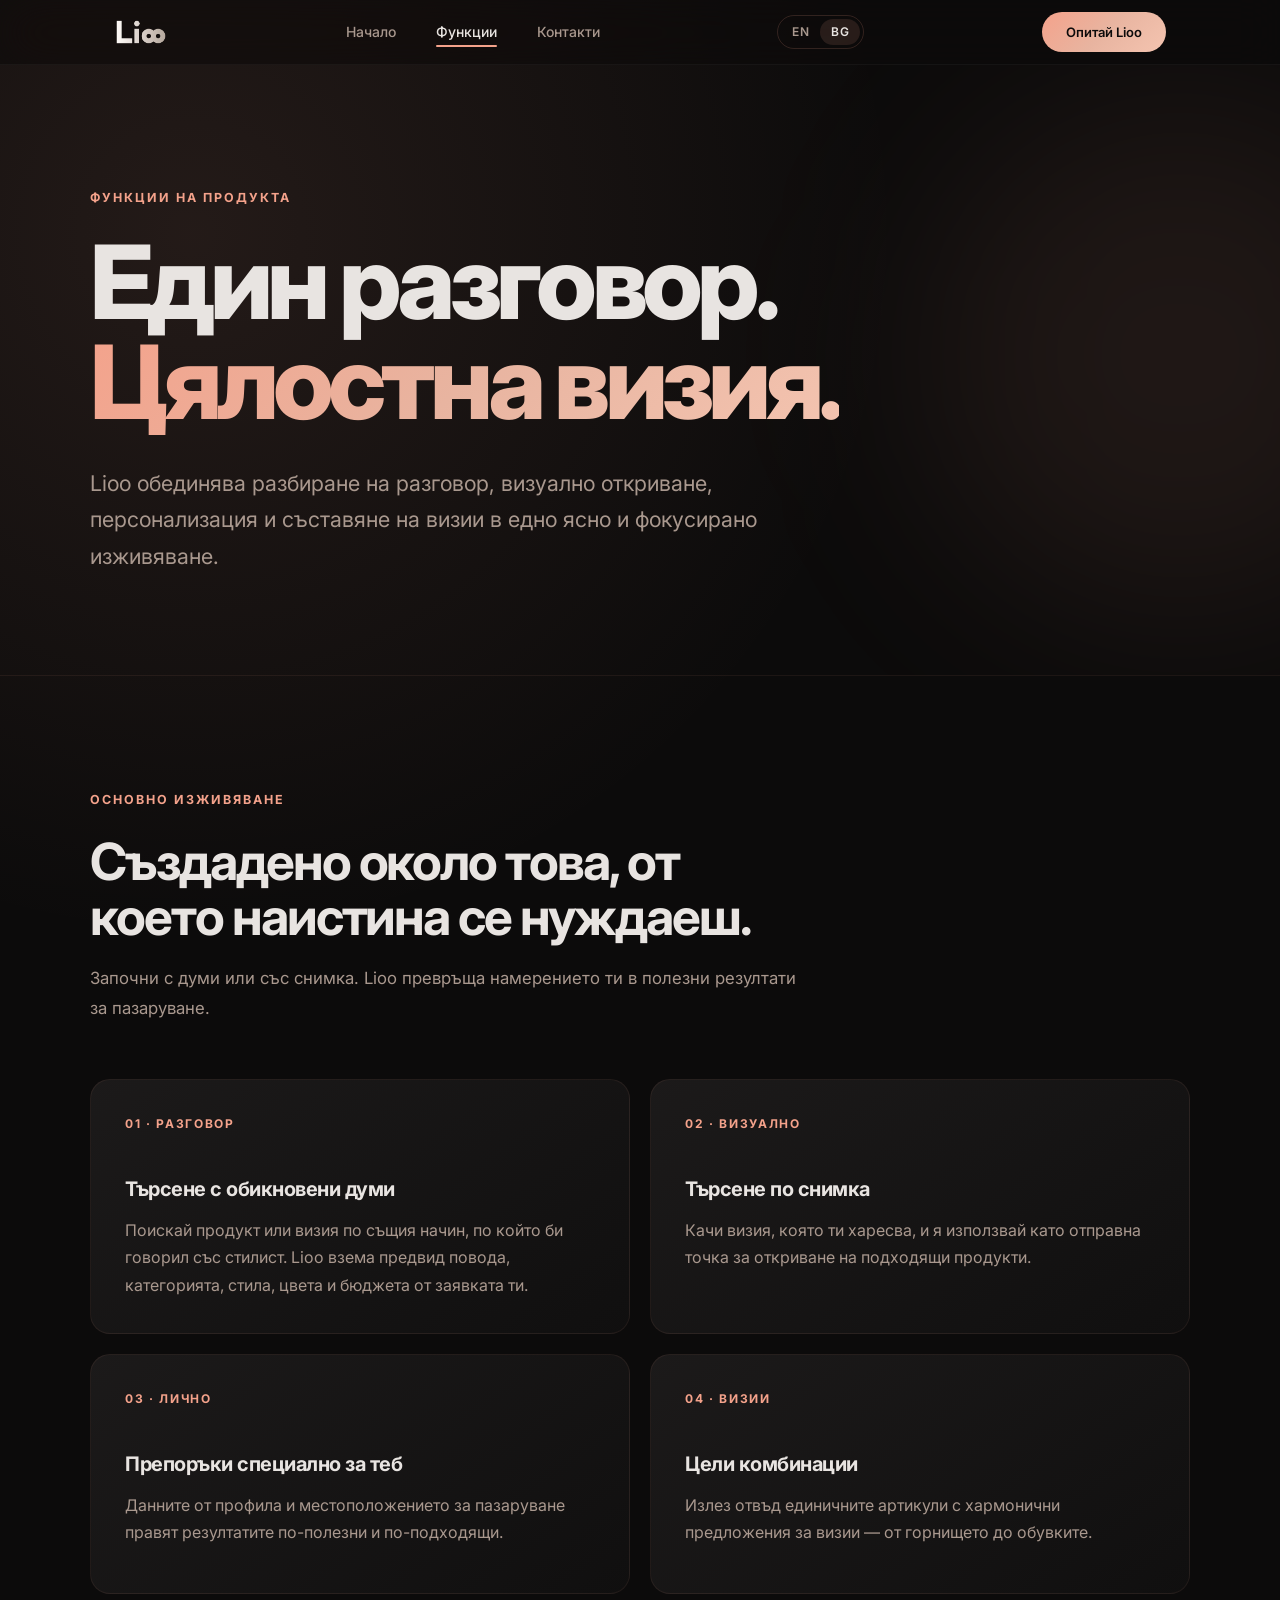
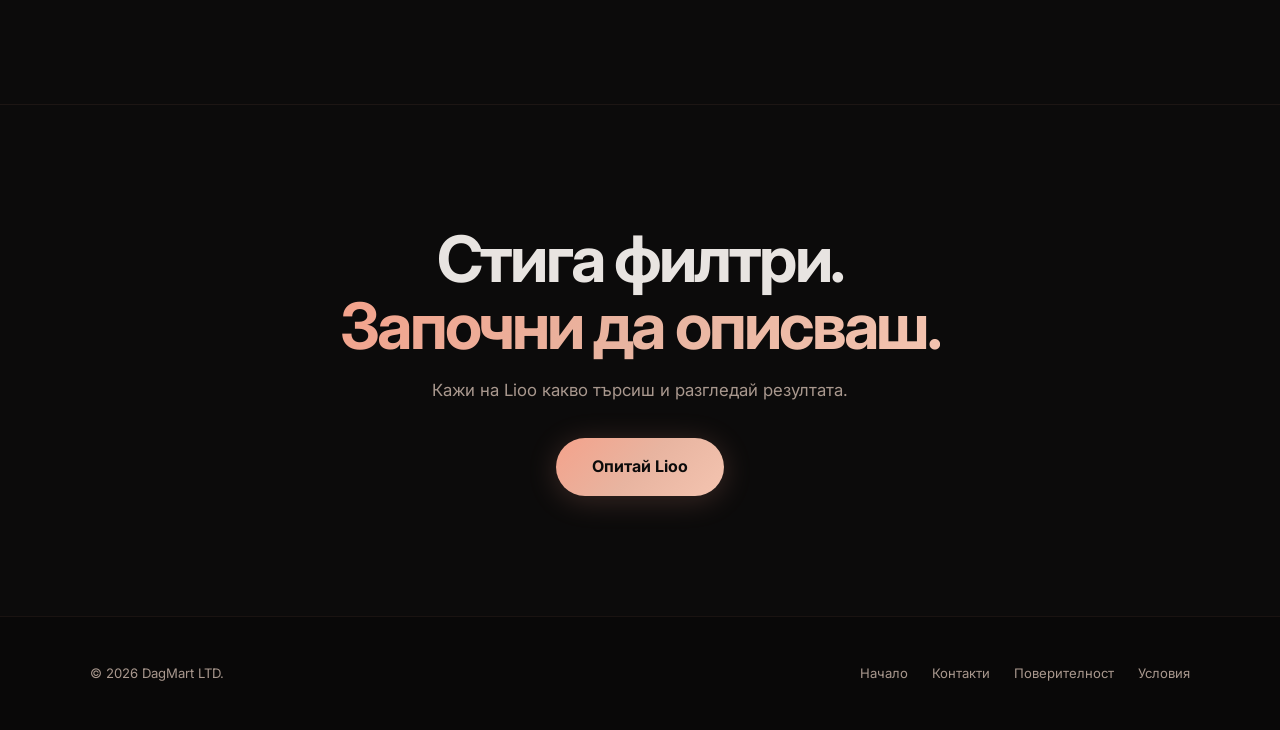
<file: bg/features/index.html>
<!DOCTYPE html>
<html lang="bg" data-lang-alt="../../features/">
<head>
  <meta charset="UTF-8" />
  <meta name="viewport" content="width=device-width, initial-scale=1.0" />
  <title>Функции на Lioo — търси, стилизирай и пазарувай с AI</title>
  <meta name="description" content="Открий разговорното търсене, визуалното откриване, персонализацията и подбраните от AI цели визии на Lioo." />
  <link rel="canonical" href="https://liooclo.com/bg/features/" />
  <link rel="alternate" hreflang="en" href="https://liooclo.com/features/" />
  <link rel="alternate" hreflang="bg" href="https://liooclo.com/bg/features/" />
  <link rel="alternate" hreflang="x-default" href="https://liooclo.com/features/" />
  <meta name="theme-color" content="#0C0B0B" />
  <script src="../../lang.js"></script>
  <link rel="icon" type="image/png" href="../../images/lioo-icon.png" />
  <link rel="preconnect" href="https://fonts.googleapis.com" />
  <link rel="preconnect" href="https://fonts.gstatic.com" crossorigin />
  <link href="https://fonts.googleapis.com/css2?family=Inter:wght@300;400;500;600;700;800;900&display=swap" rel="stylesheet" />
  <link rel="stylesheet" href="../../style.css" /><link rel="stylesheet" href="../../pages.css" />
</head>
<body class="subpage">
  <nav id="main-nav"><div class="nav-inner">
    <a href="../" class="nav-logo" aria-label="Lioo — начало"><img src="../../images/lioo-logo.png" alt="Lioo" class="nav-logo-img" /></a>
    <div class="nav-links"><a href="../" class="nav-link">Начало</a><a href="./" class="nav-link active" aria-current="page">Функции</a><a href="../contact/" class="nav-link">Контакти</a></div>
    <div class="lang-switch" role="group" aria-label="Език"><a href="../../features/" class="lang-link" lang="en" hreflang="en" data-set-lang="en">EN</a><a href="./" class="lang-link active" lang="bg" hreflang="bg" aria-current="true" data-set-lang="bg">BG</a></div><a href="https://app.liooclo.com" class="nav-cta" data-app-link>Опитай Lioo</a><button class="nav-mobile-toggle" id="mobile-toggle" type="button" aria-label="Меню"><span></span><span></span><span></span></button>
  </div><div class="nav-mobile-menu" id="mobile-menu"><a href="../" class="nav-mobile-link">Начало</a><a href="./" class="nav-mobile-link active" aria-current="page">Функции</a><a href="../contact/" class="nav-mobile-link">Контакти</a><a href="https://app.liooclo.com" class="nav-mobile-cta" data-app-link>Опитай Lioo</a></div></nav>

  <main class="page-main">
    <header class="page-hero"><div class="page-wrap"><div class="page-hero-content"><span class="page-eyebrow">Функции на продукта</span><h1 class="page-title">Един разговор.<br /><span class="gradient-text">Цялостна визия.</span></h1><p class="page-lead">Lioo обединява разбиране на разговор, визуално откриване, персонализация и съставяне на визии в едно ясно и фокусирано изживяване.</p></div></div></header>
    <section class="page-section"><div class="page-wrap">
      <div class="page-section-heading"><span class="page-eyebrow">Основно изживяване</span><h2>Създадено около това, от което наистина се нуждаеш.</h2><p>Започни с думи или със снимка. Lioo превръща намерението ти в полезни резултати за пазаруване.</p></div>
      <div class="page-grid two">
        <article class="page-card"><span class="page-card-number">01 · РАЗГОВОР</span><h3>Търсене с обикновени думи</h3><p>Поискай продукт или визия по същия начин, по който би говорил със стилист. Lioo взема предвид повода, категорията, стила, цвета и бюджета от заявката ти.</p></article>
        <article class="page-card"><span class="page-card-number">02 · ВИЗУАЛНО</span><h3>Търсене по снимка</h3><p>Качи визия, която ти харесва, и я използвай като отправна точка за откриване на подходящи продукти.</p></article>
        <article class="page-card"><span class="page-card-number">03 · ЛИЧНО</span><h3>Препоръки специално за теб</h3><p>Данните от профила и местоположението за пазаруване правят резултатите по-полезни и по-подходящи.</p></article>
        <article class="page-card"><span class="page-card-number">04 · ВИЗИИ</span><h3>Цели комбинации</h3><p>Излез отвъд единичните артикули с хармонични предложения за визии — от горнището до обувките.</p></article>
      </div>
    </div></section>
    <section class="page-cta"><div class="page-wrap"><h2>Стига филтри.<br /><span class="gradient-text">Започни да описваш.</span></h2><p>Кажи на Lioo какво търсиш и разгледай резултата.</p><a href="https://app.liooclo.com" class="btn-primary" data-app-link>Опитай Lioo</a></div></section>
  </main>
  <footer class="page-footer"><div class="page-wrap page-footer-inner"><span class="page-footer-copy">&copy; 2026 DagMart LTD.</span><div class="page-footer-links"><a href="../">Начало</a><a href="../contact/">Контакти</a><a href="https://liooclo.com/privacy">Поверителност</a><a href="https://liooclo.com/terms">Условия</a></div></div></footer>
  <script src="../../site-config.js"></script><script src="../../script.js"></script>
</body>
</html>
</file>
<file: style.css>
/* ═══════════════════════════════════════════════════════════════
   LIOO LANDING PAGE v2 — Cinematic Design
   Apple/Rolex inspired: full-screen sections, scroll-linked
   parallax, word reveals, scale-ins, slide animations.
   ═══════════════════════════════════════════════════════════════ */

:root {
  --bg: #0C0B0B;
  --bg-alt: #111010;
  --surface: #161414;
  --surface-hover: #1E1C1C;
  --border: rgba(244, 162, 139, 0.07);
  --border-hover: rgba(244, 162, 139, 0.16);

  --accent: #F4A28B;
  --accent-soft: rgba(244, 162, 139, 0.12);
  --accent-glow: rgba(244, 162, 139, 0.3);
  --accent-gradient: linear-gradient(135deg, #F4A28B 0%, #E8B4A0 50%, #F4C4B0 100%);

  --text-1: #E8E4E1;
  --text-2: #A9988E;
  --text-3: #6D5D5D;

  --radius-sm: 8px;
  --radius-md: 14px;
  --radius-lg: 20px;
  --radius-xl: 28px;

  --ease-out: cubic-bezier(0.22, 1, 0.36, 1);
  --ease-spring: cubic-bezier(0.34, 1.56, 0.64, 1);
  --ease-smooth: cubic-bezier(0.16, 1, 0.3, 1);
}

/* ═══════ RESET & BASE ═══════ */
*, *::before, *::after {
  box-sizing: border-box;
  margin: 0;
  padding: 0;
}

html {
  overflow-x: clip;
  scroll-behavior: smooth;
  -webkit-text-size-adjust: 100%;
}

body {
  font-family: 'Inter', -apple-system, BlinkMacSystemFont, 'Segoe UI', sans-serif;
  background: var(--bg);
  color: var(--text-1);
  line-height: 1.6;
  overflow-x: hidden;
  -webkit-font-smoothing: antialiased;
  -moz-osx-font-smoothing: grayscale;
}

img { max-width: 100%; height: auto; display: block; }

a {
  text-decoration: none;
  color: inherit;
  transition: color 0.3s var(--ease-out);
}

::selection {
  background: var(--accent);
  color: #fff;
}

.hide-mobile { display: inline; }

/* ═══════ TYPOGRAPHY ═══════ */
.gradient-text {
  background: var(--accent-gradient);
  -webkit-background-clip: text;
  background-clip: text;
  -webkit-text-fill-color: transparent;
}

.section-tag {
  display: inline-flex;
  align-items: center;
  gap: 8px;
  font-size: 0.8125rem;
  font-weight: 600;
  letter-spacing: 0.14em;
  text-transform: uppercase;
  color: var(--accent);
  margin-bottom: 20px;
}

.section-title {
  font-size: clamp(2.25rem, 5vw, 3.75rem);
  font-weight: 800;
  line-height: 1.08;
  letter-spacing: -0.035em;
  margin-bottom: 20px;
}

.section-header {
  text-align: center;
  margin-bottom: 72px;
}

.section-container {
  max-width: 1100px;
  margin: 0 auto;
  padding: 140px 24px;
}

/* ═══════ ANIMATION CLASSES ═══════ */
.scroll-fade-in {
  opacity: 0;
  transform: translateY(50px);
  transition: opacity 1s var(--ease-smooth), transform 1s var(--ease-smooth);
}

.scroll-fade-in.visible {
  opacity: 1;
  transform: translateY(0);
}

.scroll-scale-in {
  opacity: 0;
  transform: scale(0.88) translateY(40px);
  transition: opacity 0.9s var(--ease-smooth), transform 0.9s var(--ease-smooth);
}

.scroll-scale-in.visible {
  opacity: 1;
  transform: scale(1) translateY(0);
}

.scroll-slide-left {
  opacity: 0;
  transform: translateX(-80px);
  transition: opacity 0.9s var(--ease-smooth), transform 0.9s var(--ease-smooth);
}

.scroll-slide-left.visible {
  opacity: 1;
  transform: translateX(0);
}

.scroll-slide-right {
  opacity: 0;
  transform: translateX(80px);
  transition: opacity 0.9s var(--ease-smooth), transform 0.9s var(--ease-smooth);
}

.scroll-slide-right.visible {
  opacity: 1;
  transform: translateX(0);
}

/* Word reveal */
.word-reveal {
  display: inline-block;
  opacity: 0;
  transform: translateY(100%) rotateX(-80deg);
  transform-origin: top center;
  transition: opacity 0.7s var(--ease-smooth), transform 0.7s var(--ease-smooth);
  padding-bottom: 0.12em;
  margin-bottom: -0.12em;
}

.word-reveal.revealed {
  opacity: 1;
  transform: translateY(0) rotateX(0deg);
}

/* ═══════ BUTTONS ═══════ */
.btn-primary {
  display: inline-flex;
  align-items: center;
  gap: 10px;
  padding: 16px 36px;
  background: var(--accent-gradient);
  color: #0C0B0B;
  font-weight: 700;
  font-size: 1rem;
  border-radius: 100px;
  border: none;
  cursor: pointer;
  transition: transform 0.4s var(--ease-spring), box-shadow 0.4s var(--ease-out);
  box-shadow: 0 4px 30px rgba(244, 162, 139, 0.2);
  position: relative;
  overflow: hidden;
}

.btn-primary::after {
  content: '';
  position: absolute;
  inset: 0;
  background: linear-gradient(135deg, rgba(255,255,255,0) 0%, rgba(255,255,255,0.3) 50%, rgba(255,255,255,0) 100%);
  transform: translateX(-100%);
  transition: transform 0.6s var(--ease-out);
}

.btn-primary:hover {
  transform: translateY(-3px) scale(1.03);
  box-shadow: 0 12px 50px rgba(244, 162, 139, 0.35);
}

.btn-primary:hover::after {
  transform: translateX(100%);
}

.btn-primary:active {
  transform: translateY(0) scale(0.97);
}

.btn-lg {
  padding: 20px 48px;
  font-size: 1.125rem;
}

.btn-secondary {
  display: inline-flex;
  align-items: center;
  gap: 8px;
  padding: 16px 36px;
  background: transparent;
  color: var(--text-1);
  font-weight: 600;
  font-size: 1rem;
  border-radius: 100px;
  border: 1px solid var(--border-hover);
  cursor: pointer;
  transition: all 0.4s var(--ease-out);
}

.btn-secondary:hover {
  border-color: var(--accent);
  color: var(--accent);
  background: var(--accent-soft);
  transform: translateY(-2px);
}

/* ═══════ NAVIGATION ═══════ */
#main-nav {
  position: fixed;
  top: 0;
  left: 0;
  right: 0;
  z-index: 1000;
  backdrop-filter: blur(24px) saturate(180%);
  -webkit-backdrop-filter: blur(24px) saturate(180%);
  background: rgba(12, 11, 11, 0.6);
  border-bottom: 1px solid rgba(255,255,255,0.04);
  transition: all 0.5s var(--ease-out);
  transform: translateY(0);
}

#main-nav.scrolled {
  background: rgba(12, 11, 11, 0.88);
  box-shadow: 0 1px 60px rgba(0, 0, 0, 0.5);
}

#main-nav.nav-hidden {
  transform: translateY(-100%);
}

.nav-inner {
  max-width: 1100px;
  margin: 0 auto;
  padding: 0 24px;
  height: 64px;
  display: flex;
  align-items: center;
  justify-content: space-between;
}

.nav-logo {
  display: flex;
  align-items: center;
  gap: 10px;
  font-weight: 800;
  font-size: 1.25rem;
  letter-spacing: -0.02em;
}

.nav-logo-img {
  height: 28px;
  width: auto;
  display: block;
  object-fit: contain;
  filter: brightness(1.1);
  transition: opacity 0.3s;
}

.nav-logo:hover .nav-logo-img { opacity: 0.85; }

.footer-logo-img {
  height: 24px;
  width: auto;
  display: block;
  object-fit: contain;
  filter: brightness(1.1);
}

.demo-avatar-img {
  width: 100%;
  height: 100%;
  object-fit: cover;
  border-radius: 10px;
}

.nav-links { display: flex; gap: 40px; }

.nav-link {
  font-size: 0.875rem;
  font-weight: 500;
  color: var(--text-2);
  transition: color 0.3s;
  position: relative;
}

.nav-link::after {
  content: '';
  position: absolute;
  bottom: -4px;
  left: 50%;
  width: 0;
  height: 2px;
  background: var(--accent);
  border-radius: 1px;
  transition: width 0.4s var(--ease-out), left 0.4s var(--ease-out);
}

.nav-link:hover { color: var(--text-1); }
.nav-link:hover::after { width: 100%; left: 0; }
.nav-link.active { color: var(--text-1); }
.nav-link.active::after { width: 100%; left: 0; }

.nav-cta {
  font-size: 0.8125rem;
  font-weight: 600;
  padding: 10px 24px;
  background: var(--accent-gradient);
  color: #0C0B0B;
  border-radius: 100px;
  transition: transform 0.4s var(--ease-spring), box-shadow 0.4s;
}

.nav-cta:hover {
  transform: scale(1.06);
  box-shadow: 0 4px 24px rgba(244, 162, 139, 0.3);
}

/* Mobile nav */
.nav-mobile-toggle {
  display: none;
  flex-direction: column;
  gap: 5px;
  background: none;
  border: none;
  cursor: pointer;
  padding: 8px;
}

.nav-mobile-toggle span {
  display: block;
  width: 22px;
  height: 2px;
  background: var(--text-1);
  border-radius: 2px;
  transition: all 0.3s var(--ease-out);
  transform-origin: center;
}

.nav-mobile-toggle.active span:nth-child(1) { transform: rotate(45deg) translate(5px, 5px); }
.nav-mobile-toggle.active span:nth-child(2) { opacity: 0; }
.nav-mobile-toggle.active span:nth-child(3) { transform: rotate(-45deg) translate(5px, -5px); }

.nav-mobile-menu {
  display: none;
  flex-direction: column;
  padding: 16px 24px 24px;
  gap: 4px;
  border-top: 1px solid var(--border);
}

.nav-mobile-menu.open { display: flex; }

.nav-mobile-link {
  padding: 14px 0;
  font-size: 1.1rem;
  font-weight: 500;
  color: var(--text-2);
  border-bottom: 1px solid var(--border);
}

.nav-mobile-link:hover { color: var(--accent); }
.nav-mobile-link.active { color: var(--accent); }

.nav-mobile-cta {
  margin-top: 16px;
  text-align: center;
  padding: 16px;
  background: var(--accent-gradient);
  color: #0C0B0B;
  font-weight: 700;
  border-radius: 100px;
  font-size: 1rem;
}

/* ═══════ HERO ═══════ */
#hero {
  position: relative;
  min-height: 100vh;
  display: flex;
  flex-direction: column;
  align-items: center;
  justify-content: center;
  padding: 120px 24px 60px;
  overflow: hidden;
  text-align: center;
}

.hero-aurora {
  position: absolute;
  inset: -30%;
  pointer-events: none;
  background:
    radial-gradient(ellipse at 30% 25%, rgba(244, 162, 139, 0.14), transparent 55%),
    radial-gradient(ellipse at 70% 35%, rgba(244, 180, 160, 0.1), transparent 50%),
    radial-gradient(ellipse at 50% 80%, rgba(232, 180, 160, 0.05), transparent 40%);
  filter: blur(80px);
  animation: aurora-drift 14s ease-in-out infinite alternate;
}

@keyframes aurora-drift {
  0% { transform: translate(-4%, -3%) scale(1.02) rotate(0deg); }
  33% { transform: translate(2%, 1%) scale(1.05) rotate(0.5deg); }
  66% { transform: translate(-1%, 3%) scale(1.03) rotate(-0.3deg); }
  100% { transform: translate(3%, -2%) scale(1.06) rotate(0.2deg); }
}

.hero-grid-overlay {
  position: absolute;
  inset: 0;
  pointer-events: none;
  opacity: 0.03;
  background-image:
    linear-gradient(rgba(255, 255, 255, 0.6) 1px, transparent 1px),
    linear-gradient(90deg, rgba(255, 255, 255, 0.6) 1px, transparent 1px);
  background-size: 80px 80px;
  mask-image: radial-gradient(ellipse at center, rgba(0,0,0,0.4) 0%, transparent 65%);
}

.hero-center {
  position: relative;
  z-index: 2;
  width: 100%;
  max-width: 780px;
}

.hero-badge {
  display: inline-flex;
  align-items: center;
  gap: 8px;
  padding: 8px 18px;
  background: var(--accent-soft);
  border: 1px solid rgba(244, 162, 139, 0.18);
  border-radius: 100px;
  font-size: 0.8rem;
  font-weight: 600;
  color: var(--accent);
  margin-bottom: 36px;
  backdrop-filter: blur(10px);
}

.hero-badge-dot {
  width: 8px;
  height: 8px;
  border-radius: 50%;
  background: var(--accent);
  animation: badge-pulse 2.5s ease-in-out infinite;
}

@keyframes badge-pulse {
  0%, 100% { opacity: 1; box-shadow: 0 0 0 0 rgba(244, 162, 139, 0.5); }
  50% { opacity: 0.6; box-shadow: 0 0 0 8px rgba(244, 162, 139, 0); }
}

.hero-title {
  font-size: clamp(3rem, 8vw, 5.5rem);
  font-weight: 900;
  line-height: 1.12;
  letter-spacing: -0.045em;
  margin-bottom: 28px;
  perspective: 600px;
}

.hero-subtitle {
  font-size: clamp(1rem, 2.2vw, 1.25rem);
  color: var(--text-2);
  line-height: 1.7;
  margin-bottom: 44px;
  max-width: 560px;
  margin-left: auto;
  margin-right: auto;
}

.hero-actions {
  display: flex;
  gap: 16px;
  justify-content: center;
  flex-wrap: wrap;
}

/* Hero Phone */
.hero-phone-container {
  position: relative;
  z-index: 2;
  margin-top: 56px;
  will-change: transform;
}

.hero-phone-glow {
  position: absolute;
  inset: -50%;
  background: radial-gradient(circle, rgba(244, 162, 139, 0.14) 0%, transparent 55%);
  pointer-events: none;
  animation: phone-glow 5s ease-in-out infinite alternate;
}

@keyframes phone-glow {
  0% { opacity: 0.5; transform: scale(0.9); }
  100% { opacity: 1; transform: scale(1.1); }
}

.hero-phone-img {
  width: min(420px, 75vw);
  border-radius: var(--radius-xl);
  position: relative;
  z-index: 1;
  filter: drop-shadow(0 30px 80px rgba(0, 0, 0, 0.5));
}
/* Scroll indicator */
.hero-scroll-indicator {
  position: absolute;
  bottom: 32px;
  left: 50%;
  transform: translateX(-50%);
  display: flex;
  flex-direction: column;
  align-items: center;
  gap: 10px;
  z-index: 3;
  animation: scroll-fade 2s ease-in-out infinite;
}

.scroll-line {
  width: 1px;
  height: 40px;
  background: linear-gradient(180deg, var(--accent), transparent);
  animation: scroll-line-move 2s ease-in-out infinite;
}

@keyframes scroll-line-move {
  0% { transform: scaleY(0); transform-origin: top; opacity: 0; }
  50% { transform: scaleY(1); transform-origin: top; opacity: 1; }
  100% { transform: scaleY(0); transform-origin: bottom; opacity: 0; }
}

.hero-scroll-indicator span {
  font-size: 0.7rem;
  font-weight: 500;
  letter-spacing: 0.15em;
  text-transform: uppercase;
  color: var(--text-3);
}

@keyframes scroll-fade {
  0%, 100% { opacity: 0.4; }
  50% { opacity: 1; }
}

/* ═══════ STATEMENT ═══════ */
#statement {
  min-height: 80vh;
  display: flex;
  align-items: center;
  justify-content: center;
  padding: 100px 32px;
  position: relative;
  overflow: hidden;
}

.statement-inner {
  max-width: 900px;
  text-align: center;
}

.statement-text {
  font-size: clamp(1.75rem, 4.5vw, 3.5rem);
  font-weight: 700;
  line-height: 1.25;
  letter-spacing: -0.03em;
}

.s-word {
  display: inline-block;
  color: var(--text-3);
  transition: color 0.6s var(--ease-out), opacity 0.6s var(--ease-out), transform 0.6s var(--ease-out);
  opacity: 0.25;
  transform: translateY(8px);
  margin: 0 0.15em;
}

.s-word.active {
  color: var(--text-1);
  opacity: 1;
  transform: translateY(0);
}

.s-word.accent.active {
  color: var(--accent);
}

/* ═══════ FEATURES — SYMMETRIC 2×2 ═══════ */
#features {
  background: var(--bg);
  position: relative;
}

.features-grid {
  display: grid;
  grid-template-columns: repeat(2, 1fr);
  gap: 24px;
}

.feature-card {
  position: relative;
  background: var(--surface);
  border: 1px solid var(--border);
  border-radius: var(--radius-xl);
  padding: 48px 40px;
  overflow: hidden;
  transition: border-color 0.5s var(--ease-out), transform 0.5s var(--ease-out), box-shadow 0.5s var(--ease-out);
  cursor: default;
}

.feature-card-bg {
  position: absolute;
  inset: 0;
  background: radial-gradient(circle at var(--mouse-x, 50%) var(--mouse-y, 50%), var(--accent-soft), transparent 60%);
  opacity: 0;
  transition: opacity 0.5s;
  pointer-events: none;
}

.feature-card:hover {
  border-color: var(--border-hover);
  transform: translateY(-8px);
  box-shadow: 0 20px 60px rgba(0, 0, 0, 0.3), 0 0 40px rgba(244, 162, 139, 0.06);
}

.feature-card:hover .feature-card-bg { opacity: 1; }

.feature-icon {
  width: 56px;
  height: 56px;
  display: flex;
  align-items: center;
  justify-content: center;
  background: var(--accent-soft);
  border-radius: 16px;
  color: var(--accent);
  margin-bottom: 28px;
  transition: transform 0.5s var(--ease-spring);
}

.feature-card:hover .feature-icon {
  transform: scale(1.1) rotate(-3deg);
}

.feature-icon svg { width: 26px; height: 26px; }

.feature-title {
  font-size: 1.4rem;
  font-weight: 700;
  margin-bottom: 12px;
  letter-spacing: -0.015em;
}

.feature-desc {
  font-size: 1rem;
  color: var(--text-2);
  line-height: 1.7;
  max-width: 400px;
}

/* ═══════ SHOWCASE ═══════ */
#showcase {
  padding: 120px 24px;
  overflow: hidden;
}

.showcase-sticky {
  max-width: 1100px;
  margin: 0 auto;
  display: flex;
  align-items: center;
  gap: 80px;
}

.showcase-text {
  flex: 1;
}

.showcase-title {
  font-size: clamp(2.5rem, 5vw, 4rem);
  font-weight: 900;
  line-height: 1.08;
  letter-spacing: -0.04em;
}

.showcase-image {
  flex: 1;
  border-radius: var(--radius-xl);
  overflow: hidden;
  box-shadow: 0 40px 100px rgba(0, 0, 0, 0.4);
}

.showcase-image img {
  width: 100%;
  display: block;
  transition: transform 8s var(--ease-out);
}

.showcase-image:hover img {
  transform: scale(1.05);
}

/* ═══════ HOW IT WORKS ═══════ */
#how-it-works {
  background: var(--bg-alt);
  position: relative;
}

.steps-timeline {
  display: flex;
  flex-direction: column;
  gap: 40px;
  max-width: 800px;
  margin: 0 auto;
}

.step-item {
  display: flex;
  align-items: center;
  gap: 40px;
  padding: 48px;
  background: var(--surface);
  border: 1px solid var(--border);
  border-radius: var(--radius-xl);
  transition: border-color 0.4s, transform 0.4s var(--ease-out), box-shadow 0.4s;
}

.step-item:hover {
  border-color: var(--border-hover);
  transform: translateY(-4px);
  box-shadow: 0 16px 48px rgba(0, 0, 0, 0.25);
}

.step-number-big {
  font-size: 5rem;
  font-weight: 900;
  letter-spacing: -0.06em;
  line-height: 1;
  background: var(--accent-gradient);
  -webkit-background-clip: text;
  background-clip: text;
  -webkit-text-fill-color: transparent;
  opacity: 0.25;
  flex-shrink: 0;
  min-width: 100px;
  text-align: center;
  transition: opacity 0.5s;
}

.step-item:hover .step-number-big {
  opacity: 0.5;
}

.step-content { flex: 1; }

.step-icon-wrap {
  width: 52px;
  height: 52px;
  display: flex;
  align-items: center;
  justify-content: center;
  background: var(--accent-soft);
  border-radius: 14px;
  color: var(--accent);
  margin-bottom: 20px;
  transition: transform 0.4s var(--ease-spring);
}

.step-item:hover .step-icon-wrap {
  transform: scale(1.1);
}

.step-icon-wrap svg { width: 24px; height: 24px; }

.step-title {
  font-size: 1.4rem;
  font-weight: 700;
  margin-bottom: 8px;
  letter-spacing: -0.01em;
}

.step-desc {
  font-size: 0.95rem;
  color: var(--text-2);
  line-height: 1.65;
}

/* ═══════ DEMO CHAT ═══════ */
#demo {
  background: var(--bg);
}

.demo-chat-wrapper {
  max-width: 680px;
  margin: 0 auto;
}

.demo-chat-window {
  background: var(--surface);
  border: 1px solid var(--border);
  border-radius: var(--radius-xl);
  overflow: hidden;
  box-shadow:
    0 4px 30px rgba(0, 0, 0, 0.25),
    0 0 100px rgba(244, 162, 139, 0.04);
  transition: box-shadow 0.5s;
}

.demo-chat-window:hover {
  box-shadow:
    0 8px 60px rgba(0, 0, 0, 0.35),
    0 0 120px rgba(244, 162, 139, 0.08);
}

.demo-chat-header {
  display: flex;
  align-items: center;
  justify-content: space-between;
  padding: 18px 24px;
  border-bottom: 1px solid var(--border);
  background: rgba(22, 20, 20, 0.9);
  backdrop-filter: blur(10px);
}

.demo-chat-header-left {
  display: flex;
  align-items: center;
  gap: 12px;
}

.demo-chat-avatar {
  width: 40px;
  height: 40px;
  border-radius: 12px;
  overflow: hidden;
  display: flex;
  align-items: center;
  justify-content: center;
  background: var(--bg);
  border: 1px solid var(--border-hover);
}

.demo-chat-name { font-weight: 700; font-size: 0.95rem; }

.demo-chat-status {
  display: flex;
  align-items: center;
  gap: 6px;
  font-size: 0.75rem;
  color: var(--text-3);
}

.status-dot {
  width: 7px;
  height: 7px;
  border-radius: 50%;
  background: #4ADE80;
  box-shadow: 0 0 10px rgba(74, 222, 128, 0.5);
  animation: status-pulse 3s ease-in-out infinite;
}

@keyframes status-pulse {
  0%, 100% { box-shadow: 0 0 10px rgba(74, 222, 128, 0.5); }
  50% { box-shadow: 0 0 20px rgba(74, 222, 128, 0.8); }
}

.demo-chat-messages {
  padding: 24px;
  display: flex;
  flex-direction: column;
  gap: 16px;
  min-height: 380px;
}

.demo-msg {
  display: flex;
  opacity: 0;
  transform: translateY(20px) scale(0.95);
  transition: all 0.6s var(--ease-smooth);
}

.demo-msg-visible {
  opacity: 1;
  transform: translateY(0) scale(1);
}

.demo-msg-user { justify-content: flex-end; }

.demo-msg-content {
  max-width: 80%;
  padding: 14px 18px;
  border-radius: 18px;
  font-size: 0.9rem;
  line-height: 1.55;
}

.demo-msg-user .demo-msg-content {
  background: var(--accent);
  color: #0C0B0B;
  font-weight: 500;
  border-bottom-right-radius: 4px;
}

.demo-msg-ai .demo-msg-content {
  background: var(--bg);
  color: var(--text-1);
  border: 1px solid var(--border);
  border-bottom-left-radius: 4px;
}

.demo-outfit-card {
  margin-top: 12px;
  padding: 16px;
  background: var(--surface-hover);
  border: 1px solid var(--border-hover);
  border-radius: var(--radius-md);
}

.demo-outfit-header {
  display: flex;
  align-items: center;
  gap: 8px;
  font-size: 0.8rem;
  font-weight: 700;
  color: var(--accent);
  margin-bottom: 14px;
  text-transform: uppercase;
  letter-spacing: 0.05em;
}

.demo-outfit-items { display: flex; flex-direction: column; gap: 8px; }

.demo-outfit-item {
  display: flex;
  align-items: center;
  gap: 10px;
  font-size: 0.85rem;
  color: var(--text-2);
}

.demo-outfit-item-color {
  width: 20px;
  height: 20px;
  border-radius: 6px;
  flex-shrink: 0;
  border: 1px solid rgba(255,255,255,0.06);
}

.demo-chat-input {
  display: flex;
  align-items: center;
  justify-content: space-between;
  padding: 16px 24px;
  border-top: 1px solid var(--border);
  background: rgba(12, 11, 11, 0.5);
}

.demo-input-text { font-size: 0.9rem; color: var(--text-3); }
.demo-input-actions { color: var(--text-3); }

/* ═══════ CTA ═══════ */
#cta {
  position: relative;
  padding: 180px 24px;
  text-align: center;
  overflow: hidden;
}

.cta-aurora {
  position: absolute;
  inset: -40%;
  background:
    radial-gradient(ellipse at 50% 50%, rgba(244, 162, 139, 0.12), transparent 50%),
    radial-gradient(ellipse at 30% 70%, rgba(244, 180, 160, 0.06), transparent 40%);
  filter: blur(100px);
  pointer-events: none;
  animation: aurora-drift 12s ease-in-out infinite alternate;
}

.cta-content { position: relative; z-index: 1; }

.cta-title {
  font-size: clamp(2.5rem, 6vw, 4.5rem);
  font-weight: 900;
  line-height: 1.06;
  letter-spacing: -0.04em;
  margin-bottom: 20px;
}

.cta-subtitle {
  font-size: clamp(1rem, 2vw, 1.2rem);
  color: var(--text-2);
  max-width: 500px;
  margin: 0 auto 44px;
  line-height: 1.7;
}

/* ═══════ FOOTER ═══════ */
#footer {
  background: var(--bg-alt);
  border-top: 1px solid var(--border);
}

.footer-inner {
  max-width: 1100px;
  margin: 0 auto;
  padding: 60px 24px 32px;
}

.footer-top {
  display: flex;
  justify-content: space-between;
  gap: 48px;
  margin-bottom: 48px;
}

.footer-brand { max-width: 280px; }

.footer-tagline {
  margin-top: 12px;
  font-size: 0.9rem;
  color: var(--text-3);
  line-height: 1.6;
}

.footer-links-group { display: flex; gap: 64px; }

.footer-col { display: flex; flex-direction: column; gap: 10px; }

.footer-col-title {
  font-size: 0.8rem;
  font-weight: 700;
  text-transform: uppercase;
  letter-spacing: 0.1em;
  color: var(--text-1);
  margin-bottom: 6px;
}

.footer-link {
  font-size: 0.9rem;
  color: var(--text-3);
  transition: color 0.3s, transform 0.3s;
  display: inline-block;
}

.footer-link:hover {
  color: var(--accent);
  transform: translateX(4px);
}

.footer-bottom {
  padding-top: 32px;
  border-top: 1px solid var(--border);
  font-size: 0.8rem;
  color: var(--text-3);
}

/* ═══════ RESPONSIVE ═══════ */
@media (max-width: 1024px) {
  .showcase-sticky {
    flex-direction: column;
    gap: 48px;
    text-align: center;
  }
}

@media (max-width: 768px) {
  .nav-links { display: none; }
  .nav-cta { display: none; }
  .nav-mobile-toggle { display: flex; }
  .hide-mobile { display: none; }

  #hero { padding: 100px 20px 48px; min-height: auto; }

  .section-container { padding: 100px 20px; }

  .features-grid { grid-template-columns: 1fr; gap: 16px; }

  .feature-card { padding: 36px 28px; }

  .steps-timeline { gap: 20px; }

  .step-item {
    flex-direction: column;
    gap: 20px;
    padding: 36px 28px;
    text-align: center;
  }

  .step-number-big { font-size: 3.5rem; }

  .hero-actions {
    flex-direction: column;
    width: 100%;
    max-width: 340px;
    margin-left: auto;
    margin-right: auto;
  }

  .btn-primary, .btn-secondary {
    justify-content: center;
    width: 100%;
  }

  .footer-top { flex-direction: column; gap: 40px; }
  .footer-links-group { flex-wrap: wrap; gap: 40px; }

  #cta { padding: 120px 20px; }

  .hero-scroll-indicator { display: none; }

  #statement { min-height: auto; padding: 80px 24px; }

  .statement-text { font-size: clamp(1.5rem, 4vw, 2.5rem); }

  .showcase-image {
    border-radius: var(--radius-lg);
  }
}

@media (max-width: 480px) {
  .hero-title { font-size: 2.75rem; }
  .feature-card { padding: 28px 22px; }
  .demo-msg-content { max-width: 90%; font-size: 0.85rem; }
  .step-item { padding: 28px 22px; }
}

/* ═══════ COMING SOON BUTTON ═══════ */
.coming-soon-btn {
  display: inline-flex;
  align-items: center;
  gap: 14px;
  margin-top: 28px;
  padding: 12px 22px;
  background: rgba(244, 162, 139, 0.06);
  border: 1px solid rgba(244, 162, 139, 0.18);
  border-radius: 60px;
  cursor: pointer;
  transition: all 0.35s var(--ease-spring);
  color: var(--text-1);
  font-family: var(--font);
  text-align: left;
  appearance: none;
  -webkit-appearance: none;
}

.coming-soon-btn:hover {
  background: rgba(244, 162, 139, 0.12);
  border-color: rgba(244, 162, 139, 0.35);
  transform: translateY(-2px);
  box-shadow: 0 8px 30px rgba(244, 162, 139, 0.12);
}

.store-icons {
  display: flex;
  gap: 6px;
  color: var(--accent);
  opacity: 0.85;
}

.coming-soon-text {
  display: flex;
  flex-direction: column;
  align-items: flex-start;
  gap: 1px;
}

.coming-label {
  font-size: 0.6rem;
  font-weight: 600;
  letter-spacing: 0.08em;
  text-transform: uppercase;
  color: var(--accent);
  opacity: 0.9;
}

.coming-stores {
  font-size: 0.9rem;
  font-weight: 600;
  color: var(--text-1);
  letter-spacing: -0.01em;
}

.coming-soon-arrow {
  color: var(--text-2);
  opacity: 0.5;
  transition: transform 0.3s, opacity 0.3s;
}

.coming-soon-btn:hover .coming-soon-arrow {
  transform: translateX(3px);
  opacity: 0.9;
  color: var(--accent);
}

/* ═══════ NOTIFY MODAL ═══════ */
.notify-overlay {
  position: fixed;
  inset: 0;
  z-index: 10000;
  display: flex;
  align-items: center;
  justify-content: center;
  background: rgba(0, 0, 0, 0.7);
  backdrop-filter: blur(12px);
  -webkit-backdrop-filter: blur(12px);
  opacity: 0;
  visibility: hidden;
  transition: opacity 0.35s, visibility 0.35s;
}

.notify-overlay.active {
  opacity: 1;
  visibility: visible;
}

body.notify-modal-open { overflow: hidden; }

.notify-modal {
  position: relative;
  width: min(440px, 90vw);
  background: var(--surface);
  border: 1px solid rgba(244, 162, 139, 0.1);
  border-radius: 24px;
  padding: 48px 36px 36px;
  text-align: center;
  box-shadow: 0 30px 80px rgba(0, 0, 0, 0.5), 0 0 60px rgba(244, 162, 139, 0.06);
  transform: translateY(20px) scale(0.96);
  transition: transform 0.4s var(--ease-spring);
}

.notify-overlay.active .notify-modal {
  transform: translateY(0) scale(1);
}

.notify-close {
  position: absolute;
  top: 16px;
  right: 16px;
  background: none;
  border: none;
  color: var(--text-2);
  cursor: pointer;
  padding: 6px;
  border-radius: 10px;
  transition: color 0.2s, background 0.2s;
}

.notify-close:hover {
  color: var(--text-1);
  background: rgba(255, 255, 255, 0.05);
}

.notify-icon {
  display: inline-flex;
  align-items: center;
  justify-content: center;
  width: 56px;
  height: 56px;
  border-radius: 16px;
  background: rgba(244, 162, 139, 0.1);
  color: var(--accent);
  margin-bottom: 20px;
}

.notify-title {
  font-size: 1.4rem;
  font-weight: 700;
  color: var(--text-1);
  letter-spacing: -0.02em;
  margin-bottom: 10px;
}

.notify-desc {
  font-size: 0.9rem;
  color: var(--text-2);
  line-height: 1.6;
  margin-bottom: 28px;
}

.notify-desc strong {
  color: var(--accent);
  font-weight: 600;
}

.notify-form {
  display: flex;
  gap: 10px;
  margin-bottom: 16px;
}

.notify-input {
  flex: 1;
  padding: 14px 18px;
  background: var(--bg);
  border: 1px solid rgba(255, 255, 255, 0.08);
  border-radius: 14px;
  color: var(--text-1);
  font-family: var(--font);
  font-size: 0.9rem;
  outline: none;
  transition: border-color 0.3s;
}

.notify-input::placeholder {
  color: var(--text-2);
  opacity: 0.5;
}

.notify-input:focus {
  border-color: var(--accent);
}

.notify-submit {
  display: flex;
  align-items: center;
  gap: 8px;
  padding: 14px 22px;
  background: var(--accent);
  color: var(--bg);
  border: none;
  border-radius: 14px;
  font-family: var(--font);
  font-size: 0.9rem;
  font-weight: 600;
  cursor: pointer;
  transition: all 0.3s var(--ease-spring);
  white-space: nowrap;
}

.notify-submit:hover {
  transform: translateY(-1px);
  box-shadow: 0 6px 20px rgba(244, 162, 139, 0.3);
}

.notify-status {
  min-height: 1.2em;
  margin: 0 0 4px;
  color: #9bd6a0;
  font-size: 0.78rem;
  line-height: 1.5;
}

.notify-status.error { color: #f2a49b; }

.notify-success {
  display: flex;
  flex-direction: column;
  align-items: center;
  gap: 10px;
  padding: 20px;
}

.notify-check {
  display: inline-flex;
  align-items: center;
  justify-content: center;
  width: 48px;
  height: 48px;
  border-radius: 50%;
  background: rgba(76, 175, 80, 0.15);
  color: #4CAF50;
  font-size: 1.5rem;
  font-weight: 700;
}

.notify-success p {
  color: var(--text-1);
  font-size: 0.95rem;
  font-weight: 500;
}

.notify-privacy {
  font-size: 0.72rem;
  color: var(--text-2);
  opacity: 0.5;
  margin-top: 4px;
}

@media (max-width: 480px) {
  .notify-form {
    flex-direction: column;
  }
  .notify-modal {
    padding: 40px 24px 28px;
  }
  .coming-soon-btn {
    padding: 10px 18px 10px 14px;
    gap: 10px;
  }
}

/* ─── LANGUAGE SWITCH (EN | BG) ─────────────────────── */
.lang-switch {
  display: inline-flex;
  align-items: center;
  padding: 3px;
  border: 1px solid var(--border-hover);
  border-radius: 100px;
}
.lang-link {
  font-size: 0.75rem;
  font-weight: 600;
  letter-spacing: 0.04em;
  line-height: 1;
  padding: 7px 11px;
  border-radius: 100px;
  color: var(--text-2);
  transition: color 0.3s, background 0.3s;
}
.lang-link:hover { color: var(--text-1); }
.lang-link.active {
  color: var(--text-1);
  background: var(--accent-soft);
}
@media (max-width: 768px) {
  .lang-switch { margin-left: auto; margin-right: 10px; }
}
</file>
<file: pages.css>
.subpage {
  min-height: 100vh;
  background:
    radial-gradient(circle at 15% 10%, rgba(244, 162, 139, 0.1), transparent 30%),
    var(--bg);
}

.page-main {
  padding-top: 64px;
}

.page-hero {
  position: relative;
  min-height: 68vh;
  display: flex;
  align-items: center;
  overflow: hidden;
  border-bottom: 1px solid var(--border);
}

.page-hero::after {
  content: '';
  position: absolute;
  width: 520px;
  height: 520px;
  top: 5%;
  right: -160px;
  border-radius: 50%;
  background: rgba(244, 162, 139, 0.08);
  filter: blur(100px);
  pointer-events: none;
}

.page-wrap {
  width: min(1100px, calc(100% - 48px));
  margin: 0 auto;
}

.page-hero-content {
  position: relative;
  z-index: 1;
  max-width: 820px;
  padding: 120px 0 100px;
}

.page-eyebrow {
  display: inline-block;
  margin-bottom: 24px;
  color: var(--accent);
  font-size: 0.78rem;
  font-weight: 700;
  letter-spacing: 0.16em;
  text-transform: uppercase;
}

.page-title {
  max-width: 900px;
  font-size: clamp(3rem, 8vw, 6.75rem);
  font-weight: 800;
  line-height: 0.98;
  letter-spacing: -0.055em;
}

.page-lead {
  max-width: 700px;
  margin-top: 32px;
  color: var(--text-2);
  font-size: clamp(1.05rem, 2vw, 1.35rem);
  line-height: 1.7;
}

.page-section {
  padding: 110px 0;
  border-bottom: 1px solid var(--border);
}

.page-section-heading {
  max-width: 720px;
  margin-bottom: 56px;
}

.page-section-heading h2 {
  margin-bottom: 18px;
  font-size: clamp(2rem, 4vw, 3.25rem);
  line-height: 1.08;
  letter-spacing: -0.04em;
}

.page-section-heading p,
.page-copy {
  color: var(--text-2);
  font-size: 1.05rem;
  line-height: 1.8;
}

.page-grid {
  display: grid;
  grid-template-columns: repeat(3, minmax(0, 1fr));
  gap: 20px;
}

.page-grid.two {
  grid-template-columns: repeat(2, minmax(0, 1fr));
}

.page-card {
  position: relative;
  min-height: 240px;
  padding: 34px;
  overflow: hidden;
  background: linear-gradient(145deg, rgba(30, 28, 28, 0.92), rgba(17, 16, 16, 0.95));
  border: 1px solid var(--border);
  border-radius: var(--radius-lg);
  transition: transform 0.35s var(--ease-out), border-color 0.35s var(--ease-out);
}

.page-card:hover {
  transform: translateY(-5px);
  border-color: var(--border-hover);
}

.page-card-number {
  display: block;
  margin-bottom: 40px;
  color: var(--accent);
  font-size: 0.75rem;
  font-weight: 700;
  letter-spacing: 0.14em;
}

.page-card h3 {
  margin-bottom: 12px;
  font-size: 1.25rem;
  letter-spacing: -0.025em;
}

.page-card p {
  color: var(--text-2);
  line-height: 1.7;
}

.prompt-list {
  display: grid;
  gap: 14px;
  margin-top: 28px;
}

.prompt {
  padding: 18px 22px;
  color: var(--text-1);
  background: var(--surface);
  border: 1px solid var(--border);
  border-radius: var(--radius-md);
  font-size: 0.95rem;
}

.page-cta {
  padding: 120px 0;
  text-align: center;
}

.page-cta h2 {
  margin-bottom: 18px;
  font-size: clamp(2.4rem, 5vw, 4.5rem);
  line-height: 1.05;
  letter-spacing: -0.045em;
}

.page-cta p {
  max-width: 620px;
  margin: 0 auto 34px;
  color: var(--text-2);
  font-size: 1.05rem;
}

.contact-panel {
  display: grid;
  grid-template-columns: 1.2fr 0.8fr;
  gap: 20px;
  align-items: stretch;
}

.contact-panel .page-card {
  min-height: 320px;
}

.contact-email {
  display: inline-flex;
  margin-top: 28px;
  color: var(--accent);
  font-size: clamp(1rem, 2vw, 1.35rem);
  font-weight: 600;
  word-break: break-word;
}

.contact-email:hover {
  color: var(--text-1);
}

.page-footer {
  padding: 46px 0;
  background: #090808;
  border-top: 1px solid var(--border);
}

.page-footer-inner {
  display: flex;
  align-items: center;
  justify-content: space-between;
  gap: 32px;
}

.page-footer-links {
  display: flex;
  flex-wrap: wrap;
  gap: 24px;
}

.page-footer-links a,
.page-footer-copy {
  color: var(--text-2);
  font-size: 0.82rem;
}

.page-footer-links a:hover {
  color: var(--accent);
}

@media (max-width: 820px) {
  .page-grid,
  .page-grid.two,
  .contact-panel {
    grid-template-columns: 1fr;
  }

  .page-hero {
    min-height: auto;
  }

  .page-hero-content {
    padding: 100px 0 80px;
  }

  .page-section {
    padding: 80px 0;
  }

  .page-footer-inner {
    align-items: flex-start;
    flex-direction: column;
  }
}

@media (max-width: 480px) {
  .page-wrap {
    width: min(100% - 36px, 1100px);
  }

  .page-title {
    font-size: 3.25rem;
  }

  .page-card {
    min-height: auto;
    padding: 28px;
  }
}
</file>
